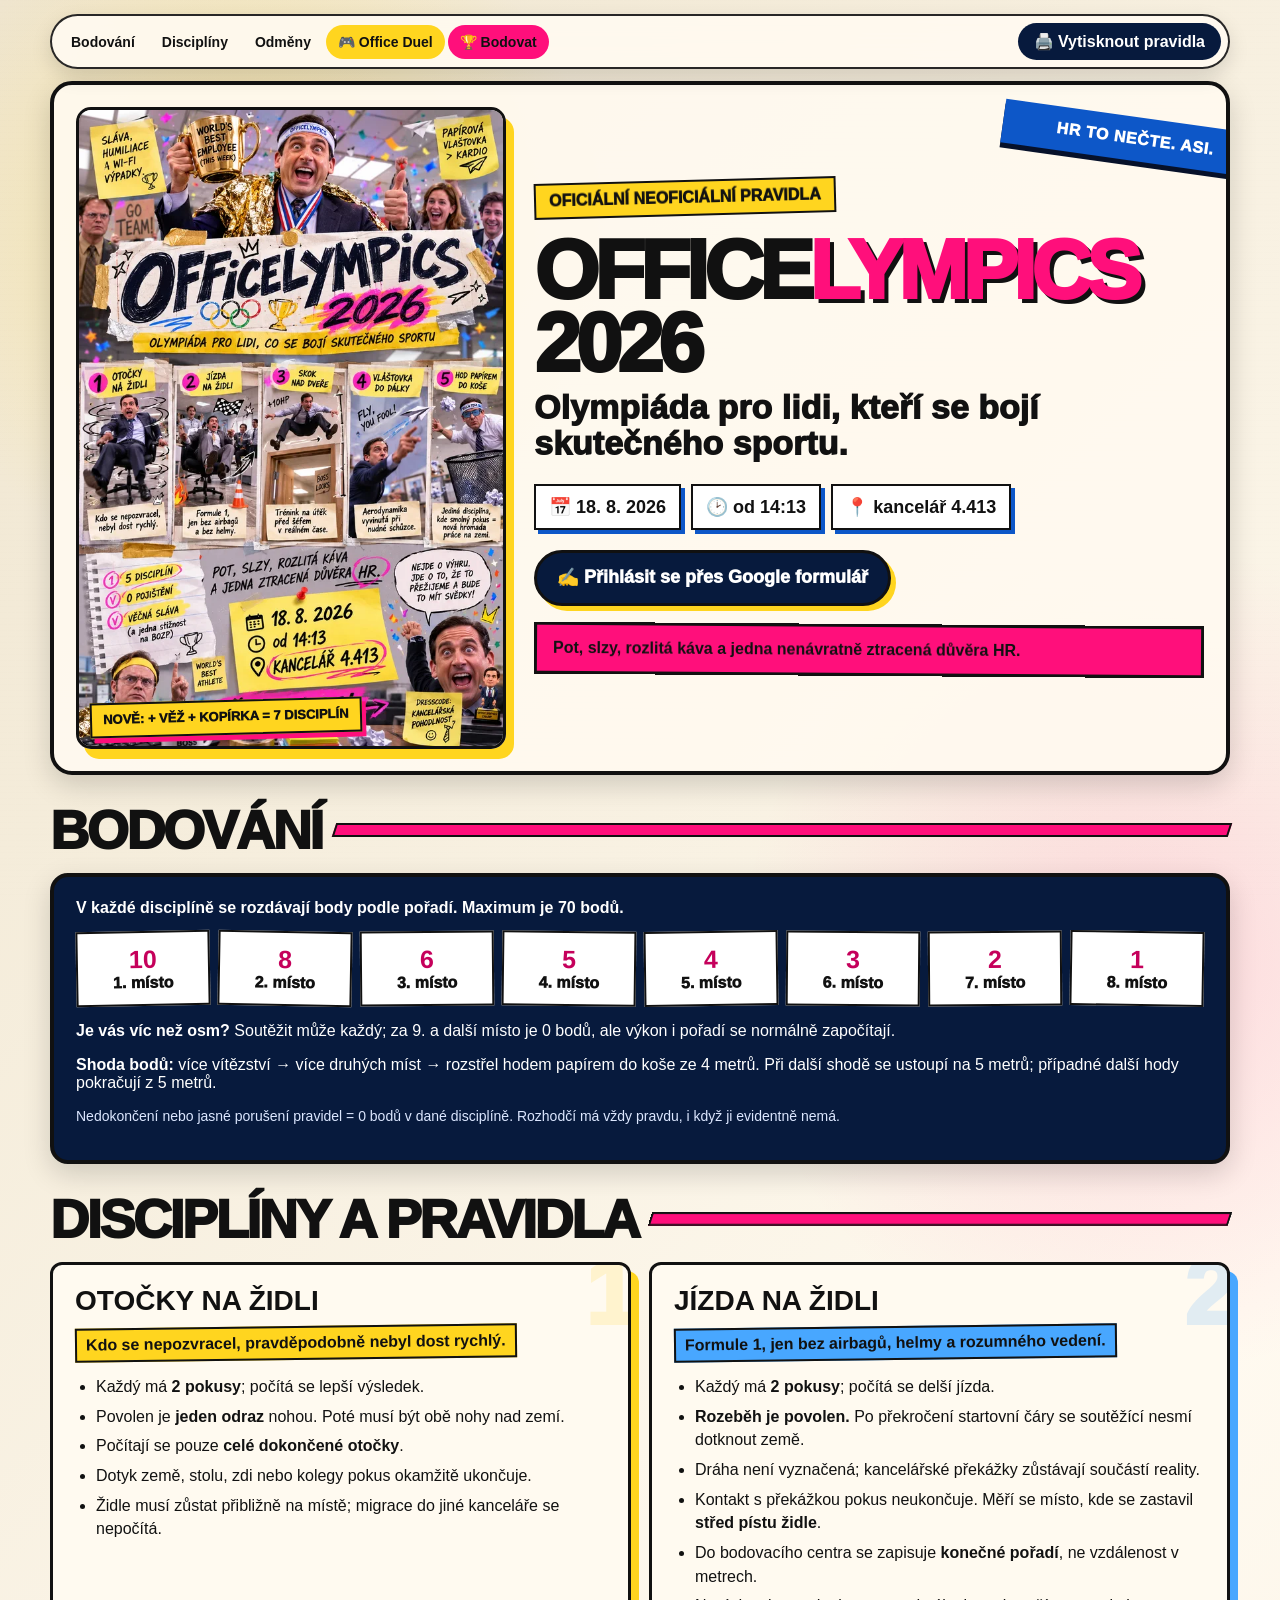
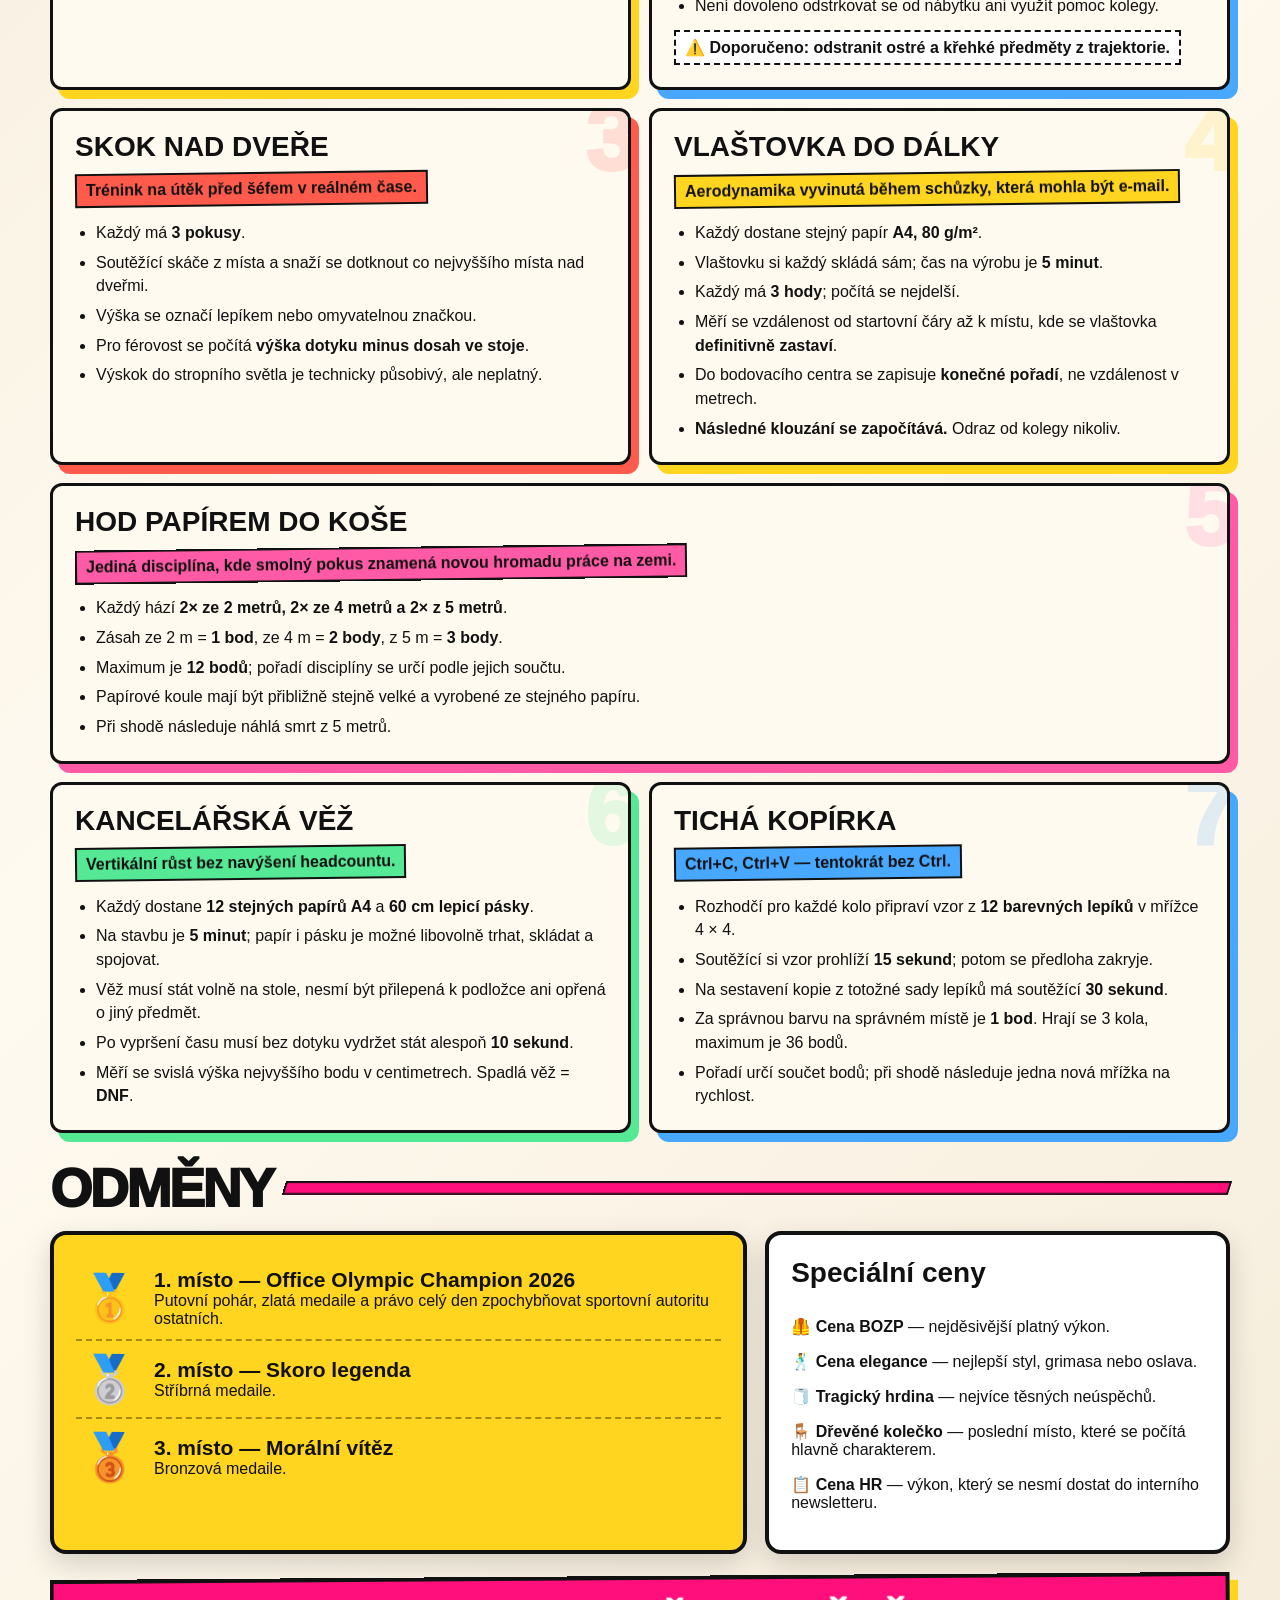
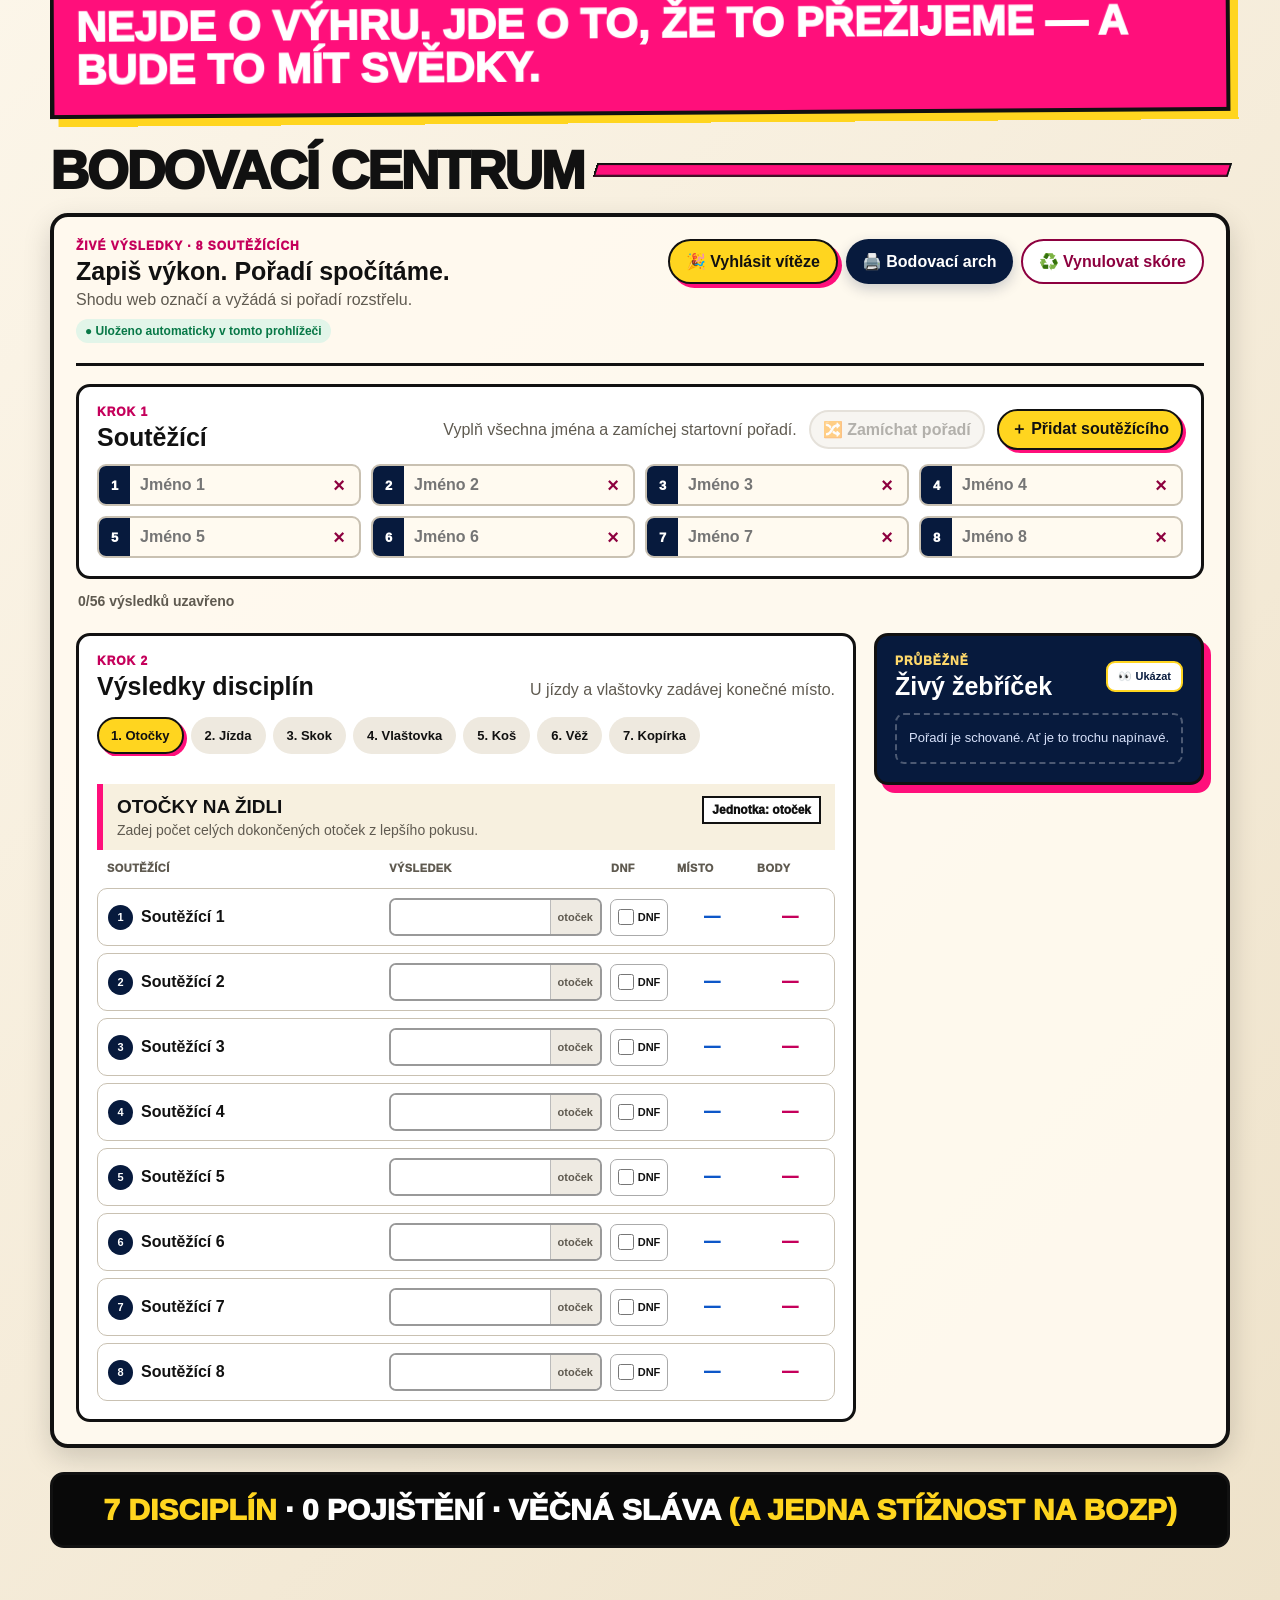
<file: index.html>
<!doctype html>
<html lang="cs">
<head>
  <meta charset="utf-8">
  <meta name="viewport" content="width=device-width, initial-scale=1">
  <title>Officelympics 2026 — pravidla, výsledky a odměny</title>
  <meta name="description" content="Pravidla, živé bodování a odměny pro Officelympics 2026. 18. 8. 2026 od 14:13 v kanceláři 4.413.">
  <meta name="theme-color" content="#ff0f7b">

  <meta property="og:type" content="website">
  <meta property="og:locale" content="cs_CZ">
  <meta property="og:title" content="Officelympics 2026">
  <meta property="og:description" content="7 disciplín • 0 pojištění • věčná sláva">
  <meta property="og:image" content="https://nemvik.github.io/officelympics/2026.png">
  <meta property="og:image:width" content="1024">
  <meta property="og:image:height" content="1536">
  <meta property="og:image:alt" content="Plakát Officelympics 2026">
  <meta name="twitter:card" content="summary_large_image">
  <meta name="twitter:title" content="Officelympics 2026">
  <meta name="twitter:description" content="7 disciplín • 0 pojištění • věčná sláva">
  <meta name="twitter:image" content="https://nemvik.github.io/officelympics/2026.png">

  <link rel="icon" href="favicon.svg" type="image/svg+xml">
  <link rel="stylesheet" href="styles.css">
  <script src="app.js" defer></script>
</head>
<body>
  <a class="skip-link" href="#main">Přeskočit na obsah</a>

  <nav class="quick-nav" aria-label="Rychlá navigace">
    <div class="quick-links">
      <a href="#bodovani">Bodování</a>
      <a href="#discipliny">Disciplíny</a>
      <a href="#odmeny">Odměny</a>
      <a class="quick-game" href="duel/">🎮 Office Duel</a>
      <a class="quick-primary" href="#tabulka">🏆 Bodovat</a>
    </div>
    <button class="nav-print" id="print-rules" type="button">🖨️ Vytisknout pravidla</button>
  </nav>

  <div class="screen-content">
    <main class="wrap" id="main">
      <header class="hero">
        <a class="poster-card" href="2026.png" target="_blank" rel="noopener" aria-label="Otevřít celý plakát Officelympics 2026">
          <picture class="poster-picture">
            <source
              type="image/webp"
              srcset="2026-640.webp 640w, 2026.webp 1024w"
              sizes="(max-width: 600px) calc(100vw - 76px), (max-width: 1000px) min(520px, calc(100vw - 76px)), 430px">
            <img
              class="poster"
              src="2026.png"
              width="1024"
              height="1536"
              fetchpriority="high"
              decoding="async"
              alt="Pozvánka Officelympics 2026">
          </picture>
          <span class="poster-update">NOVĚ: + VĚŽ + KOPÍRKA = 7 DISCIPLÍN</span>
          <span class="poster-open" aria-hidden="true">🔎 Otevřít celý plakát</span>
        </a>

        <div class="hero-copy">
          <span class="kicker">Oficiální neoficiální pravidla</span>
          <h1>
            <span class="brand"><span class="brand-base">Office</span><span class="brand-accent">lympics</span></span>
            <span class="brand-year">2026</span>
          </h1>
          <div class="subtitle">Olympiáda pro lidi, kteří se bojí skutečného sportu.</div>
          <div class="meta">
            <b>📅 18. 8. 2026</b>
            <b>🕑 od 14:13</b>
            <b>📍 kancelář 4.413</b>
          </div>
          <a
            class="signup-link"
            href="https://docs.google.com/forms/d/e/1FAIpQLSdGdwil73P9ZzhHvg5KQqXe9plzmmgv12WJehyTWyeTO-vtfw/viewform"
            target="_blank"
            rel="noopener">
            ✍️ Přihlásit se přes Google formulář
          </a>
          <div class="notice">Pot, slzy, rozlitá káva a jedna nenávratně ztracená důvěra HR.</div>
        </div>
      </header>

      <section id="bodovani">
        <h2 class="section-title">Bodování</h2>
        <div class="scoring">
          <b>V každé disciplíně se rozdávají body podle pořadí. Maximum je 70 bodů.</b>
          <div class="scoring-grid" aria-label="Body podle umístění">
            <div class="place" style="--r:-1deg"><strong>10</strong>1. místo</div>
            <div class="place" style="--r:1deg"><strong>8</strong>2. místo</div>
            <div class="place" style="--r:-.5deg"><strong>6</strong>3. místo</div>
            <div class="place" style="--r:.7deg"><strong>5</strong>4. místo</div>
            <div class="place" style="--r:-.8deg"><strong>4</strong>5. místo</div>
            <div class="place" style="--r:.5deg"><strong>3</strong>6. místo</div>
            <div class="place" style="--r:-.4deg"><strong>2</strong>7. místo</div>
            <div class="place" style="--r:.9deg"><strong>1</strong>8. místo</div>
          </div>
          <p><b>Je vás víc než osm?</b> Soutěžit může každý; za 9. a další místo je 0 bodů, ale výkon i pořadí se normálně započítají.</p>
          <p><b>Shoda bodů:</b> více vítězství → více druhých míst → rozstřel hodem papírem do koše ze 4 metrů. Při další shodě se ustoupí na 5 metrů; případné další hody pokračují z 5 metrů.</p>
          <p class="small scoring-note">Nedokončení nebo jasné porušení pravidel = 0 bodů v dané disciplíně. Rozhodčí má vždy pravdu, i když ji evidentně nemá.</p>
        </div>
      </section>

      <section id="discipliny">
        <h2 class="section-title">Disciplíny a pravidla</h2>
        <div class="rules">
          <article class="rule" data-num="1" style="--c:#ffd51f">
            <h3>Otočky na židli</h3>
            <div class="joke">Kdo se nepozvracel, pravděpodobně nebyl dost rychlý.</div>
            <ul>
              <li>Každý má <b>2 pokusy</b>; počítá se lepší výsledek.</li>
              <li>Povolen je <b>jeden odraz</b> nohou. Poté musí být obě nohy nad zemí.</li>
              <li>Počítají se pouze <b>celé dokončené otočky</b>.</li>
              <li>Dotyk země, stolu, zdi nebo kolegy pokus okamžitě ukončuje.</li>
              <li>Židle musí zůstat přibližně na místě; migrace do jiné kanceláře se nepočítá.</li>
            </ul>
          </article>

          <article class="rule" data-num="2" style="--c:#48a7ff">
            <h3>Jízda na židli</h3>
            <div class="joke">Formule 1, jen bez airbagů, helmy a rozumného vedení.</div>
            <ul>
              <li>Každý má <b>2 pokusy</b>; počítá se delší jízda.</li>
              <li><b>Rozeběh je povolen.</b> Po překročení startovní čáry se soutěžící nesmí dotknout země.</li>
              <li>Dráha není vyznačená; kancelářské překážky zůstávají součástí reality.</li>
              <li>Kontakt s překážkou pokus neukončuje. Měří se místo, kde se zastavil <b>střed pístu židle</b>.</li>
              <li>Do bodovacího centra se zapisuje <b>konečné pořadí</b>, ne vzdálenost v metrech.</li>
              <li>Není dovoleno odstrkovat se od nábytku ani využít pomoc kolegy.</li>
            </ul>
            <div class="badge">⚠️ Doporučeno: odstranit ostré a křehké předměty z trajektorie.</div>
          </article>

          <article class="rule" data-num="3" style="--c:#ff5b4d">
            <h3>Skok nad dveře</h3>
            <div class="joke">Trénink na útěk před šéfem v reálném čase.</div>
            <ul>
              <li>Každý má <b>3 pokusy</b>.</li>
              <li>Soutěžící skáče z místa a snaží se dotknout co nejvyššího místa nad dveřmi.</li>
              <li>Výška se označí lepíkem nebo omyvatelnou značkou.</li>
              <li>Pro férovost se počítá <b>výška dotyku minus dosah ve stoje</b>.</li>
              <li>Výskok do stropního světla je technicky působivý, ale neplatný.</li>
            </ul>
          </article>

          <article class="rule" data-num="4" style="--c:#ffd51f">
            <h3>Vlaštovka do dálky</h3>
            <div class="joke">Aerodynamika vyvinutá během schůzky, která mohla být e-mail.</div>
            <ul>
              <li>Každý dostane stejný papír <b>A4, 80 g/m²</b>.</li>
              <li>Vlaštovku si každý skládá sám; čas na výrobu je <b>5 minut</b>.</li>
              <li>Každý má <b>3 hody</b>; počítá se nejdelší.</li>
              <li>Měří se vzdálenost od startovní čáry až k místu, kde se vlaštovka <b>definitivně zastaví</b>.</li>
              <li>Do bodovacího centra se zapisuje <b>konečné pořadí</b>, ne vzdálenost v metrech.</li>
              <li><b>Následné klouzání se započítává.</b> Odraz od kolegy nikoliv.</li>
            </ul>
          </article>

          <article class="rule full" data-num="5" style="--c:#ff5aa5">
            <h3>Hod papírem do koše</h3>
            <div class="joke">Jediná disciplína, kde smolný pokus znamená novou hromadu práce na zemi.</div>
            <ul>
              <li>Každý hází <b>2× ze 2 metrů, 2× ze 4 metrů a 2× z 5 metrů</b>.</li>
              <li>Zásah ze 2 m = <b>1 bod</b>, ze 4 m = <b>2 body</b>, z 5 m = <b>3 body</b>.</li>
              <li>Maximum je <b>12 bodů</b>; pořadí disciplíny se určí podle jejich součtu.</li>
              <li>Papírové koule mají být přibližně stejně velké a vyrobené ze stejného papíru.</li>
              <li>Při shodě následuje náhlá smrt z 5 metrů.</li>
            </ul>
          </article>

          <article class="rule" data-num="6" style="--c:#55e895">
            <h3>Kancelářská věž</h3>
            <div class="joke">Vertikální růst bez navýšení headcountu.</div>
            <ul>
              <li>Každý dostane <b>12 stejných papírů A4</b> a <b>60 cm lepicí pásky</b>.</li>
              <li>Na stavbu je <b>5 minut</b>; papír i pásku je možné libovolně trhat, skládat a spojovat.</li>
              <li>Věž musí stát volně na stole, nesmí být přilepená k podložce ani opřená o jiný předmět.</li>
              <li>Po vypršení času musí bez dotyku vydržet stát alespoň <b>10 sekund</b>.</li>
              <li>Měří se svislá výška nejvyššího bodu v centimetrech. Spadlá věž = <b>DNF</b>.</li>
            </ul>
          </article>

          <article class="rule" data-num="7" style="--c:#48a7ff">
            <h3>Tichá kopírka</h3>
            <div class="joke">Ctrl+C, Ctrl+V — tentokrát bez Ctrl.</div>
            <ul>
              <li>Rozhodčí pro každé kolo připraví vzor z <b>12 barevných lepíků</b> v mřížce 4 × 4.</li>
              <li>Soutěžící si vzor prohlíží <b>15 sekund</b>; potom se předloha zakryje.</li>
              <li>Na sestavení kopie z totožné sady lepíků má soutěžící <b>30 sekund</b>.</li>
              <li>Za správnou barvu na správném místě je <b>1 bod</b>. Hrají se 3 kola, maximum je 36 bodů.</li>
              <li>Pořadí určí součet bodů; při shodě následuje jedna nová mřížka na rychlost.</li>
            </ul>
          </article>
        </div>
      </section>

      <section id="odmeny">
        <h2 class="section-title">Odměny</h2>
        <div class="rewards">
          <div class="podium">
            <div class="reward">
              <div class="medal" aria-hidden="true">🥇</div>
              <div><b>1. místo — Office Olympic Champion 2026</b><br>Putovní pohár, zlatá medaile a právo celý den zpochybňovat sportovní autoritu ostatních.</div>
            </div>
            <div class="reward">
              <div class="medal" aria-hidden="true">🥈</div>
              <div><b>2. místo — Skoro legenda</b><br>Stříbrná medaile.</div>
            </div>
            <div class="reward">
              <div class="medal" aria-hidden="true">🥉</div>
              <div><b>3. místo — Morální vítěz</b><br>Bronzová medaile.</div>
            </div>
          </div>
          <div class="specials">
            <h3>Speciální ceny</h3>
            <p>🦺 <b>Cena BOZP</b> — nejděsivější platný výkon.</p>
            <p>🕺 <b>Cena elegance</b> — nejlepší styl, grimasa nebo oslava.</p>
            <p>🧻 <b>Tragický hrdina</b> — nejvíce těsných neúspěchů.</p>
            <p>🪑 <b>Dřevěné kolečko</b> — poslední místo, které se počítá hlavně charakterem.</p>
            <p>📋 <b>Cena HR</b> — výkon, který se nesmí dostat do interního newsletteru.</p>
          </div>
        </div>
        <div class="quote">Nejde o výhru. Jde o to, že to přežijeme — a bude to mít svědky.</div>
      </section>

      <section id="tabulka" class="score-section">
        <h2 class="section-title">Bodovací centrum</h2>
        <div class="scoreboard-shell">
          <div class="score-toolbar">
            <div>
              <span class="eyebrow" id="participant-count">Živé výsledky · 8 soutěžících</span>
              <h3>Zapiš výkon. Pořadí spočítáme.</h3>
              <p>Shodu web označí a vyžádá si pořadí rozstřelu.</p>
              <p class="storage-status" id="storage-status" data-state="waiting" role="status" aria-live="polite">● Připravuji automatické ukládání…</p>
            </div>
            <div class="score-actions">
              <button class="announce-winners" id="announce-winners" type="button">🎉 Vyhlásit vítěze</button>
              <button id="print-scores" type="button">🖨️ Bodovací arch</button>
              <button class="danger" id="reset-scoreboard" type="button">♻️ Vynulovat skóre</button>
            </div>
          </div>

          <div class="participants-card">
            <div class="card-heading">
              <div>
                <span class="eyebrow">Krok 1</span>
                <h3>Soutěžící</h3>
              </div>
              <div class="participant-heading-actions">
                <p>Vyplň všechna jména a zamíchej startovní pořadí.</p>
                <button
                  class="shuffle-participants"
                  id="shuffle-participants"
                  type="button"
                  disabled
                  title="Nejdřív vyplň všechna jména">
                  🔀 Zamíchat pořadí
                </button>
                <button class="add-participant" id="add-participant" type="button">＋ Přidat soutěžícího</button>
              </div>
            </div>
            <div class="participant-grid" id="participant-grid"></div>
          </div>

          <p class="score-status" id="score-status" role="status" aria-live="polite"></p>

          <div class="score-main">
            <div class="score-entry">
              <div class="card-heading score-entry-heading">
                <div>
                  <span class="eyebrow">Krok 2</span>
                  <h3>Výsledky disciplín</h3>
                </div>
                <p>U jízdy a vlaštovky zadávej konečné místo.</p>
              </div>
              <div class="discipline-tabs" id="discipline-tabs" role="tablist" aria-label="Disciplíny"></div>
              <div id="discipline-panels"></div>
            </div>

            <aside class="leaderboard-card" aria-labelledby="leaderboard-title">
              <div class="leaderboard-heading">
                <div>
                  <span class="eyebrow">Průběžně</span>
                  <h3 id="leaderboard-title">Živý žebříček</h3>
                </div>
                <button
                  class="leaderboard-toggle"
                  id="leaderboard-toggle"
                  type="button"
                  aria-label="Zobrazit živý žebříček"
                  aria-expanded="false"
                  aria-controls="leaderboard-content">
                  👀 Ukázat
                </button>
              </div>
              <p class="leaderboard-teaser" id="leaderboard-teaser">Pořadí je schované. Ať je to trochu napínavé.</p>
              <div class="leaderboard-content" id="leaderboard-content" hidden>
                <div class="leaderboard-live-label"><span class="live-dot"><span aria-hidden="true"></span> live</span></div>
                <div class="leaderboard-list" id="leaderboard-list"></div>
                <div id="final-tiebreaks"></div>
                <p class="leaderboard-note" id="leaderboard-note">Pořadí se objeví po zadání prvního výsledku.</p>
              </div>
            </aside>
          </div>
        </div>
      </section>

      <div class="foot"><span>7 disciplín</span> · 0 pojištění · věčná sláva <span>(a jedna stížnost na BOZP)</span></div>
    </main>
  </div>

  <div class="winner-reveal" id="winner-reveal" hidden>
    <div class="winner-backdrop" data-close-winners></div>
    <section
      class="winner-stage"
      role="dialog"
      aria-modal="true"
      aria-labelledby="winner-reveal-title"
      aria-describedby="winner-reveal-copy">
      <button class="winner-close" type="button" data-close-winners aria-label="Zavřít vyhlášení vítězů">×</button>
      <span class="winner-kicker">Officelympics 2026 · konečné pořadí</span>
      <h2 id="winner-reveal-title">Máme vítěze!</h2>
      <p id="winner-reveal-copy">Potlesk je povinný. Sportovní protesty přijímáme zítra.</p>

      <div class="ceremony-podium" aria-label="Stupně vítězů">
        <article class="ceremony-place" data-place="1">
          <div class="ceremony-person">
            <span class="ceremony-medal" aria-hidden="true">🥇</span>
            <strong class="ceremony-name" data-winner-name="1">—</strong>
            <span class="ceremony-points" data-winner-points="1">— bodů</span>
          </div>
          <div class="ceremony-step">
            <strong>1</strong>
            <span>místo</span>
          </div>
        </article>
        <article class="ceremony-place" data-place="2">
          <div class="ceremony-person">
            <span class="ceremony-medal" aria-hidden="true">🥈</span>
            <strong class="ceremony-name" data-winner-name="2">—</strong>
            <span class="ceremony-points" data-winner-points="2">— bodů</span>
          </div>
          <div class="ceremony-step">
            <strong>2</strong>
            <span>místo</span>
          </div>
        </article>
        <article class="ceremony-place" data-place="3">
          <div class="ceremony-person">
            <span class="ceremony-medal" aria-hidden="true">🥉</span>
            <strong class="ceremony-name" data-winner-name="3">—</strong>
            <span class="ceremony-points" data-winner-points="3">— bodů</span>
          </div>
          <div class="ceremony-step">
            <strong>3</strong>
            <span>místo</span>
          </div>
        </article>
      </div>

      <button class="replay-confetti" id="replay-confetti" type="button">🎊 Ještě jednou!</button>
    </section>
    <div class="confetti-layer" id="confetti-layer" aria-hidden="true"></div>
  </div>

  <section class="print-score-sheet" id="print-score-sheet" aria-hidden="true">
    <header class="print-sheet-head">
      <div>
        <p>Officelympics 2026</p>
        <h1>Bodovací arch</h1>
      </div>
      <div class="print-sheet-meta">18. 8. 2026 · 14:13 · kancelář 4.413</div>
    </header>
    <table class="paper-score-table">
      <thead>
        <tr>
          <th>Soutěžící</th>
          <th>Otočky<br><small>výsledek / místo</small></th>
          <th>Jízda<br><small>pořadí</small></th>
          <th>Skok<br><small>cm / místo</small></th>
          <th>Vlaštovka<br><small>pořadí</small></th>
          <th>Koš<br><small>body / místo</small></th>
          <th>Věž<br><small>cm / místo</small></th>
          <th>Kopírka<br><small>body / místo</small></th>
          <th>Celkem</th>
          <th>Pořadí</th>
        </tr>
      </thead>
      <tbody id="print-score-body"></tbody>
    </table>
    <div class="print-legend">
      <b>Body:</b> 1. = 10 · 2. = 8 · 3. = 6 · 4. = 5 · 5. = 4 · 6. = 3 · 7. = 2 · 8. = 1 · další = 0
      <span>Shoda celkem: více vítězství → více druhých míst → rozstřel.</span>
    </div>
  </section>
</body>
</html>
</file>
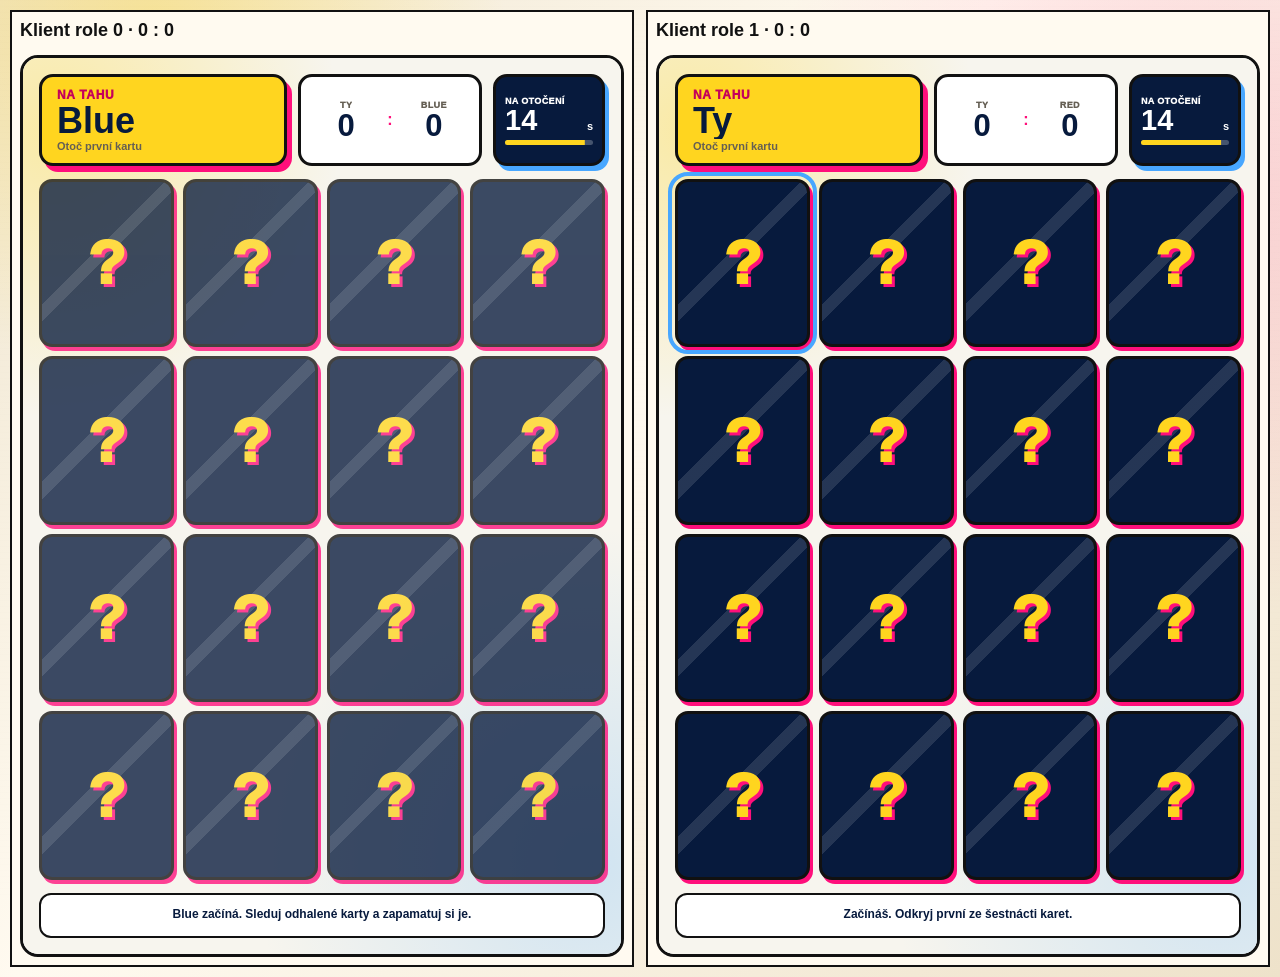
<file: tests/fixtures/evolution-memory-online-harness.html>
<!doctype html>
<html lang="cs">
<head>
  <meta charset="utf-8">
  <meta name="viewport" content="width=device-width, initial-scale=1">
  <title>Evoluční pexeso online harness</title>
  <link rel="stylesheet" href="../../duel/duel.css">
  <style>
    body { padding: 10px; }
    main { width: min(1500px, 100%); margin: auto; display: grid; grid-template-columns: repeat(2, minmax(0, 1fr)); gap: 12px; }
    .client { min-width: 0; padding: 8px; border: 2px solid #111; background: #fffaf0; }
    .client h1 { margin: 0 0 6px; font-size: 18px; }
    .client .evolution-memory-shell { min-height: 450px; }
    .client .evolution-memory-board { grid-template-columns: repeat(4, minmax(0, 1fr)); }
    @media (max-width: 900px) { main { grid-template-columns: 1fr; } }
  </style>
</head>
<body>
  <main>
    <section class="client"><h1>Klient role 0 · <output id="score-0">0 : 0</output></h1><div class="game-stage" id="stage-0"></div></section>
    <section class="client"><h1>Klient role 1 · <output id="score-1">0 : 0</output></h1><div class="game-stage" id="stage-1"></div></section>
  </main>
  <script type="module">
    import { startEvolutionMemory } from "../../duel/games/evolution-memory.mjs";

    const controllers = [];
    const advances = [];
    const renders = [];
    const pending = [[], []];
    window.__evolutionMemoryMessages = [];
    window.__evolutionMemoryOnlineResults = [null, null];

    function deliver(role, message) {
      const target = 1 - role;
      window.__evolutionMemoryMessages.push(structuredClone(message));
      const envelope = { ...structuredClone(message), role: target, matchId: "harness-match" };
      queueMicrotask(function () {
        if (controllers[target]) controllers[target].receiveNetwork(envelope);
        else pending[target].push(envelope);
      });
    }

    function start(role) {
      const controller = startEvolutionMemory({
        stage: document.getElementById("stage-" + role),
        seed: "evolution-memory-browser-online",
        localRole: role,
        mode: "online",
        names: ["Red", "Blue"],
        setRoundLabel: function () {},
        setScores: function (local, remote) {
          document.getElementById("score-" + role).textContent = local + " : " + remote;
        },
        finishShared: function (value) { window.__evolutionMemoryOnlineResults[role] = value; },
        send: function (message) { deliver(role, message); }
      });
      controllers[role] = controller;
      advances[role] = window.advanceTime;
      renders[role] = window.render_game_to_text;
      pending[role].splice(0).forEach(function (message) { controller.receiveNetwork(message); });
    }

    start(0);
    start(1);
    window.__evolutionMemoryControllers = controllers;
    window.__evolutionMemoryAdvances = advances;
    window.advanceTime = function (milliseconds) { advances.forEach(function (advance) { advance(milliseconds); }); };
    window.render_game_to_text = function () {
      return JSON.stringify({
        clients: renders.map(function (render) { return JSON.parse(render()); }),
        messages: window.__evolutionMemoryMessages,
        results: window.__evolutionMemoryOnlineResults
      });
    };
    window.addEventListener("beforeunload", function () { controllers.forEach(function (controller) { controller.cleanup(); }); });
  </script>
</body>
</html>
</file>
<file: styles.css>
:root {
  --ink: #111;
  --paper: #f7f0df;
  --paper-2: #fffaf0;
  --pink: #ff0f7b;
  --pink-ink: #c5005b;
  --yellow: #ffd51f;
  --blue: #0d57c8;
  --navy: #071a3d;
  --red: #c9221b;
  --green: #087847;
  --muted: #5f5a50;
  --line: #c9c1b2;
  --shadow: 0 10px 28px rgba(0, 0, 0, .16);
}

* {
  box-sizing: border-box;
}

html {
  scroll-behavior: smooth;
  scroll-padding-top: 92px;
}

body {
  margin: 0;
  color: var(--ink);
  font-family: Arial, Helvetica, sans-serif;
  background:
    radial-gradient(circle at 20% 5%, rgba(255, 213, 31, .28), transparent 22rem),
    radial-gradient(circle at 90% 20%, rgba(255, 15, 123, .13), transparent 26rem),
    linear-gradient(135deg, #efe5cf, #fffaf0 42%, #eee2ca);
}

body::before {
  content: "";
  position: fixed;
  inset: 0;
  pointer-events: none;
  opacity: .22;
  background-image:
    repeating-linear-gradient(0deg, transparent 0 5px, rgba(0, 0, 0, .025) 6px),
    repeating-linear-gradient(90deg, transparent 0 7px, rgba(255, 255, 255, .08) 8px);
  mix-blend-mode: multiply;
}

button,
input,
select {
  font: inherit;
}

button,
.quick-nav a {
  -webkit-tap-highlight-color: transparent;
}

button {
  border: 0;
  border-radius: 999px;
  padding: 11px 16px;
  font-weight: 900;
  cursor: pointer;
  color: #fff;
  background: var(--navy);
  box-shadow: 0 5px 14px rgba(7, 26, 61, .2);
  white-space: nowrap;
}

button:hover {
  transform: translateY(-1px);
}

button:active {
  transform: translateY(0);
}

button:disabled {
  cursor: not-allowed;
  opacity: .48;
  transform: none;
}

a:focus-visible,
button:focus-visible,
input:focus-visible,
select:focus-visible,
summary:focus-visible {
  outline: 4px solid var(--blue);
  outline-offset: 3px;
}

.skip-link {
  position: fixed;
  left: 16px;
  top: 12px;
  z-index: 100;
  padding: 10px 14px;
  color: #fff;
  background: var(--navy);
  border-radius: 8px;
  transform: translateY(-160%);
}

.skip-link:focus {
  transform: translateY(0);
}

.quick-nav {
  position: sticky;
  top: 10px;
  z-index: 30;
  width: min(1180px, calc(100% - 32px));
  margin: 14px auto 12px;
  padding: 7px;
  display: flex;
  align-items: center;
  justify-content: space-between;
  gap: 10px;
  border: 2px solid rgba(17, 17, 17, .9);
  border-radius: 999px;
  background: rgba(255, 250, 240, .92);
  box-shadow: 0 8px 20px rgba(0, 0, 0, .13);
  backdrop-filter: blur(12px);
}

.quick-links {
  display: flex;
  align-items: center;
  gap: 3px;
}

.quick-nav a {
  padding: 9px 12px;
  border-radius: 999px;
  color: var(--ink);
  font-size: 14px;
  font-weight: 900;
  text-decoration: none;
  white-space: nowrap;
}

.quick-nav a:hover {
  background: rgba(7, 26, 61, .08);
}

.quick-nav a.quick-primary {
  color: var(--ink);
  background: var(--pink);
}

.quick-nav a.quick-game {
  color: var(--ink);
  background: var(--yellow);
}

.nav-print {
  padding-block: 9px;
  box-shadow: none;
}

.wrap {
  width: min(1180px, calc(100% - 32px));
  margin: 0 auto 56px;
}

section {
  margin-top: 28px;
  scroll-margin-top: 92px;
}

.hero {
  display: grid;
  grid-template-columns: minmax(300px, 430px) minmax(0, 1fr);
  gap: 28px;
  align-items: center;
  padding: 22px;
  position: relative;
  overflow: hidden;
  background: rgba(255, 250, 240, .9);
  border: 4px solid var(--ink);
  border-radius: 22px;
  box-shadow: var(--shadow);
}

.hero::after {
  content: "HR TO NEČTE. ASI.";
  position: absolute;
  right: -42px;
  top: 32px;
  padding: 13px 54px;
  color: #fff;
  background: var(--blue);
  box-shadow: 0 5px 0 #06112a;
  font-weight: 1000;
  letter-spacing: .04em;
  transform: rotate(8deg);
}

.poster-card {
  display: block;
  min-width: 0;
  position: relative;
  color: inherit;
  text-decoration: none;
}

.poster-picture {
  display: block;
}

.poster {
  display: block;
  width: 100%;
  height: auto;
  border: 3px solid var(--ink);
  border-radius: 15px;
  box-shadow: 8px 10px 0 var(--yellow);
}

.poster-open {
  display: none;
}

.poster-update {
  max-width: calc(100% - 28px);
  padding: 8px 11px;
  position: absolute;
  left: 14px;
  bottom: 14px;
  color: var(--ink);
  background: var(--yellow);
  border: 2px solid var(--ink);
  box-shadow: 4px 5px 0 var(--pink);
  font-size: 13px;
  font-weight: 1000;
  line-height: 1.15;
  transform: rotate(-1.5deg);
}

.hero-copy {
  min-width: 0;
}

.kicker {
  display: inline-block;
  padding: 7px 13px;
  background: var(--yellow);
  border: 2px solid var(--ink);
  font-weight: 1000;
  text-transform: uppercase;
  transform: rotate(-1.5deg);
}

h1 {
  margin: 18px 0 8px;
  font-size: clamp(52px, 6.5vw, 92px);
  font-weight: 1000;
  line-height: .88;
  letter-spacing: -.06em;
  text-transform: uppercase;
}

.brand {
  display: block;
  white-space: nowrap;
}

.brand-accent {
  color: var(--pink);
  text-shadow: 4px 4px 0 var(--ink);
}

.brand-year {
  display: block;
}

.subtitle {
  max-width: 720px;
  font-size: clamp(21px, 3vw, 34px);
  font-weight: 1000;
  line-height: 1.08;
}

.meta {
  display: flex;
  flex-wrap: wrap;
  gap: 10px;
  margin-top: 22px;
}

.meta b {
  padding: 10px 13px;
  background: #fff;
  border: 2px solid var(--ink);
  box-shadow: 4px 4px 0 var(--blue);
  font-size: 18px;
}

.signup-link {
  display: block;
  width: fit-content;
  max-width: 100%;
  margin-top: 20px;
  padding: 14px 20px;
  color: #fff;
  background: var(--navy);
  border: 3px solid var(--ink);
  border-radius: 999px;
  box-shadow: 5px 5px 0 var(--yellow);
  font-size: 18px;
  font-weight: 1000;
  line-height: 1.2;
  text-decoration: none;
  transition: transform .15s ease, box-shadow .15s ease;
}

.signup-link:hover {
  transform: translate(-1px, -1px);
  box-shadow: 7px 7px 0 var(--yellow);
}

.signup-link:active {
  transform: translate(1px, 1px);
  box-shadow: 3px 3px 0 var(--yellow);
}

.notice {
  margin-top: 18px;
  padding: 14px 16px;
  color: var(--ink);
  background: var(--pink);
  border: 3px solid var(--ink);
  font-weight: 900;
  transform: rotate(.4deg);
}

.section-title {
  display: flex;
  align-items: center;
  gap: 12px;
  margin: 0 0 16px;
  font-size: clamp(30px, 5vw, 54px);
  font-weight: 1000;
  letter-spacing: -.045em;
  line-height: 1;
  text-transform: uppercase;
}

.section-title::after {
  content: "";
  height: 10px;
  min-width: 28px;
  flex: 1;
  background: var(--pink);
  border: 2px solid var(--ink);
  transform: skewX(-18deg);
}

.scoring {
  padding: 22px;
  color: #fff;
  background: var(--navy);
  border: 4px solid var(--ink);
  border-radius: 18px;
  box-shadow: var(--shadow);
}

.scoring-grid {
  display: grid;
  grid-template-columns: repeat(8, 1fr);
  gap: 8px;
  margin-top: 14px;
}

.place {
  padding: 12px 6px;
  color: var(--ink);
  background: #fff;
  border: 2px solid var(--ink);
  text-align: center;
  font-weight: 1000;
  transform: rotate(var(--r, 0deg));
}

.place strong {
  display: block;
  color: var(--pink-ink);
  font-size: 25px;
}

.scoring .scoring-note {
  color: #dce7ff;
}

.rules {
  display: grid;
  grid-template-columns: repeat(2, minmax(0, 1fr));
  gap: 18px;
}

.rule {
  position: relative;
  overflow: hidden;
  padding: 22px;
  background: var(--paper-2);
  border: 3px solid var(--ink);
  border-radius: 12px;
  box-shadow: 8px 9px 0 var(--c);
}

.rule::before {
  content: attr(data-num);
  position: absolute;
  right: -8px;
  top: -18px;
  color: var(--c);
  font-size: 92px;
  font-weight: 1000;
  line-height: 1;
  opacity: .16;
}

.rule h3 {
  max-width: 85%;
  margin: 0 0 4px;
  font-size: 28px;
  line-height: 1;
  text-transform: uppercase;
}

.rule .joke {
  display: inline-block;
  margin: 7px 0 15px;
  padding: 6px 9px;
  background: var(--c);
  border: 2px solid var(--ink);
  font-weight: 900;
  transform: rotate(-.7deg);
}

.rule ul {
  margin: 0;
  padding-left: 21px;
  line-height: 1.48;
}

.rule li + li {
  margin-top: 6px;
}

.rule.full {
  grid-column: 1 / -1;
}

.badge {
  display: inline-flex;
  align-items: center;
  gap: 7px;
  margin-top: 12px;
  padding: 6px 9px;
  background: #fff;
  border: 2px dashed var(--ink);
  font-weight: 900;
}

.rewards {
  display: grid;
  grid-template-columns: 1.2fr .8fr;
  gap: 18px;
}

.podium,
.specials {
  padding: 22px;
  border: 4px solid var(--ink);
  border-radius: 16px;
  box-shadow: var(--shadow);
}

.podium {
  background: var(--yellow);
}

.specials {
  background: #fff;
}

.specials h3 {
  margin-top: 0;
  font-size: 28px;
}

.reward {
  display: grid;
  grid-template-columns: 66px 1fr;
  gap: 12px;
  align-items: center;
  padding: 11px 0;
  border-bottom: 2px dashed rgba(0, 0, 0, .35);
}

.reward:last-child {
  border-bottom: 0;
}

.medal {
  font-size: 46px;
  text-align: center;
}

.reward b {
  font-size: 21px;
}

.quote {
  margin-top: 22px;
  padding: 22px;
  color: #fff;
  background: var(--pink);
  border: 4px solid var(--ink);
  box-shadow: 8px 8px 0 var(--yellow);
  font-size: clamp(24px, 4vw, 42px);
  font-weight: 1000;
  line-height: 1.03;
  text-transform: uppercase;
  transform: rotate(-.4deg);
}

.small {
  color: var(--muted);
  font-size: 14px;
}

/* Bodovací centrum */
.scoreboard-shell {
  padding: 22px;
  background: rgba(255, 250, 240, .94);
  border: 4px solid var(--ink);
  border-radius: 18px;
  box-shadow: var(--shadow);
}

.score-toolbar {
  display: flex;
  align-items: flex-start;
  justify-content: space-between;
  gap: 24px;
  padding-bottom: 20px;
  border-bottom: 3px solid var(--ink);
}

.eyebrow {
  display: block;
  margin-bottom: 5px;
  color: var(--pink-ink);
  font-size: 12px;
  font-weight: 1000;
  letter-spacing: .08em;
  text-transform: uppercase;
}

.score-toolbar h3,
.card-heading h3,
.leaderboard-heading h3 {
  margin: 0;
  font-size: 25px;
  line-height: 1.05;
}

.score-toolbar p,
.card-heading p {
  margin: 7px 0 0;
  color: var(--muted);
}

.score-toolbar .storage-status {
  width: fit-content;
  margin-top: 10px;
  padding: 5px 9px;
  color: var(--muted);
  background: #eeeae2;
  border-radius: 999px;
  font-size: 12px;
  font-weight: 900;
}

.score-toolbar .storage-status[data-state="saved"] {
  color: var(--green);
  background: #e2f5e9;
}

.score-toolbar .storage-status[data-state="error"] {
  color: var(--red);
  background: #fff1ef;
}

.score-actions {
  display: flex;
  flex-wrap: wrap;
  justify-content: flex-end;
  gap: 8px;
}

.announce-winners {
  color: var(--ink);
  background: var(--yellow);
  border: 2px solid var(--ink);
  box-shadow: 4px 4px 0 var(--pink);
}

button.danger {
  color: #8d003f;
  background: #fff;
  border: 2px solid #8d003f;
  box-shadow: none;
}

.participants-card,
.score-entry {
  margin-top: 18px;
  padding: 18px;
  background: #fff;
  border: 3px solid var(--ink);
  border-radius: 14px;
}

.card-heading,
.leaderboard-heading {
  display: flex;
  align-items: flex-end;
  justify-content: space-between;
  gap: 16px;
}

.participant-heading-actions {
  display: flex;
  flex-wrap: wrap;
  align-items: center;
  justify-content: flex-end;
  gap: 12px;
}

.participant-heading-actions p {
  margin: 0;
  text-align: right;
}

.add-participant {
  padding: 8px 12px;
  color: var(--ink);
  background: var(--yellow);
  border: 2px solid var(--ink);
  box-shadow: 3px 3px 0 var(--pink);
}

.shuffle-participants {
  padding: 8px 12px;
  color: #fff;
  background: var(--blue);
  border: 2px solid var(--ink);
  box-shadow: 3px 3px 0 var(--yellow);
}

.shuffle-participants:disabled {
  color: var(--muted);
  background: #eeeae2;
  border-color: var(--line);
  box-shadow: none;
}

.participant-grid {
  display: grid;
  grid-template-columns: repeat(4, minmax(0, 1fr));
  gap: 10px;
  margin-top: 14px;
}

.participant-grid.is-shuffled .participant-field {
  animation: participant-shuffle-in .48s cubic-bezier(.2, .8, .25, 1.15) both;
}

.participant-grid.is-shuffled .participant-field:nth-child(2n) {
  animation-delay: .045s;
}

.participant-grid.is-shuffled .participant-field:nth-child(3n) {
  animation-delay: .09s;
}

@keyframes participant-shuffle-in {
  0% {
    opacity: .1;
    transform: translateY(-12px) rotate(-2deg) scale(.96);
  }

  100% {
    opacity: 1;
    transform: translateY(0) rotate(0) scale(1);
  }
}

.participant-field {
  display: grid;
  grid-template-columns: 31px minmax(0, 1fr) 34px;
  align-items: center;
  overflow: hidden;
  background: var(--paper-2);
  border: 2px solid var(--line);
  border-radius: 9px;
}

.participant-name-field {
  min-width: 0;
}

.participant-field:focus-within {
  border-color: var(--blue);
  box-shadow: 0 0 0 2px rgba(13, 87, 200, .14);
}

.participant-number {
  display: grid;
  align-self: stretch;
  place-items: center;
  color: #fff;
  background: var(--navy);
  font-size: 13px;
  font-weight: 1000;
}

.participant-field input {
  min-width: 0;
  width: 100%;
  padding: 10px;
  background: transparent;
  border: 0;
  outline: 0;
  font-weight: 700;
}

.participant-remove {
  display: grid;
  width: 28px;
  height: 28px;
  place-items: center;
  padding: 0;
  color: #8d003f;
  background: transparent;
  border: 1px solid transparent;
  border-radius: 50%;
  box-shadow: none;
  font-size: 20px;
  line-height: 1;
}

.participant-remove:hover {
  background: #ffe6f1;
  border-color: #8d003f;
}

.participant-empty {
  grid-column: 1 / -1;
  margin: 0;
  padding: 18px;
  color: var(--muted);
  background: var(--paper-2);
  border: 2px dashed var(--line);
  border-radius: 9px;
  font-weight: 700;
  text-align: center;
}

.score-status {
  min-height: 22px;
  margin: 14px 2px 0;
  color: var(--muted);
  font-size: 14px;
  font-weight: 700;
}

.score-status[data-state="warning"] {
  width: fit-content;
  padding: 8px 11px;
  color: #5b3e00;
  background: #fff3b1;
  border: 2px solid #9d6c00;
  border-radius: 8px;
}

.score-status[data-state="success"] {
  width: fit-content;
  padding: 8px 11px;
  color: var(--green);
  background: #e2f5e9;
  border: 2px solid var(--green);
  border-radius: 8px;
}

.score-main {
  display: grid;
  grid-template-columns: minmax(0, 1fr) 330px;
  gap: 18px;
  align-items: start;
}

.score-entry {
  min-width: 0;
}

.discipline-tabs {
  display: flex;
  gap: 7px;
  margin: 16px -2px 12px;
  padding: 2px;
  overflow-x: auto;
  scrollbar-width: thin;
}

.discipline-tab {
  flex: 0 0 auto;
  padding: 9px 12px;
  color: var(--ink);
  background: #eee9df;
  border: 2px solid transparent;
  box-shadow: none;
  font-size: 13px;
}

.discipline-tab[aria-selected="true"] {
  background: var(--yellow);
  border-color: var(--ink);
  box-shadow: 3px 3px 0 var(--pink);
}

.discipline-panel[hidden] {
  display: none;
}

.panel-intro {
  display: flex;
  align-items: flex-start;
  justify-content: space-between;
  gap: 16px;
  margin: 6px 0 12px;
  padding: 12px 14px;
  background: var(--paper);
  border-left: 6px solid var(--pink);
}

.panel-intro h4 {
  margin: 0 0 4px;
  font-size: 19px;
  text-transform: uppercase;
}

.panel-intro p {
  margin: 0;
  color: var(--muted);
  font-size: 14px;
}

.unit-badge {
  flex: 0 0 auto;
  padding: 5px 8px;
  background: #fff;
  border: 2px solid var(--ink);
  font-size: 12px;
  font-weight: 1000;
}

.result-head,
.result-row {
  display: grid;
  grid-template-columns: minmax(130px, 1fr) minmax(146px, .78fr) 58px 72px 68px;
  gap: 8px;
  align-items: center;
}

.result-head {
  padding: 0 10px 7px;
  color: var(--muted);
  font-size: 11px;
  font-weight: 1000;
  letter-spacing: .04em;
  text-transform: uppercase;
}

.result-row {
  margin-top: 7px;
  padding: 9px 10px;
  background: #fff;
  border: 1px solid var(--line);
  border-radius: 10px;
}

.result-row.is-tie {
  background: #fff9d9;
  border-color: #aa7500;
}

.result-row.is-invalid {
  background: #fff1ef;
  border-color: var(--red);
}

.result-row.is-dnf {
  background: #f0eee9;
}

.participant-cell {
  min-width: 0;
  display: flex;
  align-items: center;
  gap: 8px;
  font-weight: 900;
}

.participant-cell .row-number {
  display: grid;
  width: 25px;
  height: 25px;
  flex: 0 0 auto;
  place-items: center;
  color: #fff;
  background: var(--navy);
  border-radius: 50%;
  font-size: 11px;
}

.participant-label {
  overflow: hidden;
  text-overflow: ellipsis;
  white-space: nowrap;
}

.result-field {
  min-width: 0;
}

.mobile-field-label {
  display: none;
}

.input-with-unit {
  display: flex;
  align-items: stretch;
  overflow: hidden;
  background: #fff;
  border: 2px solid #999;
  border-radius: 7px;
}

.input-with-unit:focus-within {
  border-color: var(--blue);
}

.input-with-unit input {
  min-width: 0;
  width: 100%;
  padding: 8px;
  border: 0;
  outline: 0;
}

.input-with-unit input:disabled {
  color: #777;
  background: #e7e4de;
}

.input-unit {
  display: grid;
  place-items: center;
  padding: 0 7px;
  color: var(--muted);
  background: #eeeae2;
  border-left: 1px solid #bbb;
  font-size: 11px;
  font-weight: 900;
}

.dnf-field {
  display: flex;
  align-items: center;
  justify-content: center;
  gap: 4px;
  min-height: 37px;
  padding: 5px;
  border: 1px solid #aaa;
  border-radius: 7px;
  font-size: 11px;
  font-weight: 900;
  cursor: pointer;
}

.dnf-field input {
  width: 16px;
  height: 16px;
  margin: 0;
  accent-color: var(--pink-ink);
}

.place-cell,
.points-cell {
  display: block;
  text-align: center;
  font-weight: 1000;
}

.place-cell {
  color: var(--blue);
}

.points-cell {
  color: var(--pink-ink);
}

.tiebreak-field {
  grid-column: 2 / -1;
  display: flex;
  align-items: center;
  justify-content: flex-end;
  gap: 8px;
  padding-top: 2px;
  color: #6f4c00;
  font-size: 12px;
  font-weight: 900;
}

.tiebreak-field[hidden] {
  display: none;
}

.tiebreak-field select {
  max-width: 190px;
  padding: 7px 9px;
  color: var(--ink);
  background: #fff;
  border: 2px solid #8c6500;
  border-radius: 7px;
}

.tiebreak-field select[aria-invalid="true"] {
  border-color: var(--red);
}

.panel-alert {
  margin: 10px 0 0;
  padding: 10px 12px;
  color: #5b3e00;
  background: #fff3b1;
  border: 2px solid #9d6c00;
  border-radius: 8px;
  font-size: 13px;
  font-weight: 800;
}

.panel-alert[hidden] {
  display: none;
}

.leaderboard-card {
  position: sticky;
  top: 87px;
  margin-top: 18px;
  padding: 18px;
  color: #fff;
  background: var(--navy);
  border: 3px solid var(--ink);
  border-radius: 14px;
  box-shadow: 7px 8px 0 var(--pink);
}

.leaderboard-card .eyebrow {
  color: #ffd96b;
}

.leaderboard-heading {
  align-items: center;
}

.leaderboard-toggle {
  max-width: 104px;
  padding: 7px 10px;
  color: var(--navy);
  background: #fff;
  border: 2px solid var(--yellow);
  border-radius: 9px;
  box-shadow: none;
  font-size: 11px;
  line-height: 1.15;
  white-space: normal;
}

.leaderboard-toggle[aria-expanded="true"] {
  color: var(--ink);
  background: var(--yellow);
  border-color: var(--ink);
}

.leaderboard-teaser {
  margin: 14px 0 0;
  padding: 14px 12px;
  color: #d8e2fb;
  border: 2px dashed rgba(255, 255, 255, .28);
  border-radius: 9px;
  font-size: 13px;
  line-height: 1.4;
  text-align: center;
}

.leaderboard-teaser[hidden],
.leaderboard-content[hidden] {
  display: none;
}

.leaderboard-live-label {
  display: flex;
  justify-content: flex-end;
  margin-top: 12px;
}

.live-dot {
  display: inline-flex;
  align-items: center;
  gap: 5px;
  padding: 5px 7px;
  color: #fff;
  background: rgba(255, 255, 255, .12);
  border-radius: 999px;
  font-size: 10px;
  font-weight: 1000;
  letter-spacing: .06em;
  text-transform: uppercase;
}

.live-dot span {
  width: 7px;
  height: 7px;
  background: #55e895;
  border-radius: 50%;
  box-shadow: 0 0 0 3px rgba(85, 232, 149, .16);
}

.leaderboard-list {
  display: grid;
  gap: 7px;
  margin-top: 14px;
}

.leader-row {
  display: grid;
  grid-template-columns: 34px minmax(0, 1fr) auto;
  gap: 8px;
  align-items: center;
  padding: 9px;
  color: var(--ink);
  background: #fff;
  border: 2px solid transparent;
  border-radius: 9px;
}

.leader-row:first-child[data-ranked="true"] {
  background: var(--yellow);
  border-color: var(--ink);
}

.leader-rank {
  font-size: 18px;
  font-weight: 1000;
  text-align: center;
}

.leader-name {
  min-width: 0;
  overflow: hidden;
  font-weight: 900;
  text-overflow: ellipsis;
  white-space: nowrap;
}

.leader-meta {
  display: block;
  margin-top: 2px;
  color: var(--muted);
  font-size: 10px;
  font-weight: 700;
}

.leader-total {
  color: var(--pink-ink);
  font-size: 18px;
  font-weight: 1000;
  text-align: right;
}

.leader-badge {
  display: inline-block;
  margin-top: 4px;
  padding: 2px 5px;
  color: #5d3e00;
  background: #ffe783;
  border-radius: 4px;
  font-size: 9px;
  font-weight: 1000;
  text-transform: uppercase;
}

.leader-empty {
  padding: 18px 12px;
  color: #d8e2fb;
  border: 2px dashed rgba(255, 255, 255, .28);
  border-radius: 9px;
  font-size: 13px;
  text-align: center;
}

.leaderboard-note {
  margin: 13px 0 0;
  color: #d8e2fb;
  font-size: 11px;
  line-height: 1.4;
}

.final-tiebreak-box {
  margin-top: 12px;
  padding: 11px;
  color: var(--ink);
  background: var(--yellow);
  border: 2px solid var(--ink);
  border-radius: 9px;
}

.final-tiebreak-box strong {
  display: block;
  font-size: 13px;
}

.final-tiebreak-box p {
  margin: 4px 0 8px;
  font-size: 11px;
  line-height: 1.35;
}

.final-tiebreak-row {
  display: grid;
  grid-template-columns: minmax(0, 1fr) 112px;
  gap: 7px;
  align-items: center;
  margin-top: 6px;
  font-size: 11px;
  font-weight: 900;
}

.final-tiebreak-row select {
  min-width: 0;
  width: 100%;
  padding: 6px;
  color: var(--ink);
  background: #fff;
  border: 2px solid var(--ink);
  border-radius: 6px;
}

.final-tiebreak-row select[aria-invalid="true"] {
  border-color: var(--red);
}

body.winner-reveal-open {
  overflow: hidden;
}

.winner-reveal {
  position: fixed;
  z-index: 200;
  inset: 0;
  display: grid;
  padding: 20px;
  place-items: center;
  isolation: isolate;
  opacity: 0;
  transition: opacity .18s ease-out;
}

.winner-reveal[hidden] {
  display: none;
}

.winner-reveal.is-visible {
  opacity: 1;
}

.winner-backdrop {
  position: absolute;
  z-index: 0;
  inset: 0;
  background:
    radial-gradient(circle at 50% 20%, rgba(255, 15, 123, .38), transparent 32rem),
    rgba(7, 26, 61, .9);
  backdrop-filter: blur(8px);
}

.winner-stage {
  position: relative;
  z-index: 2;
  width: min(880px, 100%);
  max-height: calc(100dvh - 40px);
  padding: clamp(22px, 4vw, 42px);
  overflow: auto;
  color: var(--ink);
  background:
    linear-gradient(135deg, rgba(255, 213, 31, .28), transparent 35%),
    var(--paper-2);
  border: 5px solid var(--ink);
  border-radius: 24px;
  box-shadow: 12px 14px 0 var(--pink), 0 24px 70px rgba(0, 0, 0, .42);
  text-align: center;
  transform: translateY(24px) scale(.94) rotate(-.4deg);
  transition: transform .3s cubic-bezier(.2, .9, .25, 1.25);
}

.winner-reveal.is-visible .winner-stage {
  transform: translateY(0) scale(1) rotate(-.4deg);
}

.winner-stage::before {
  content: "VĚČNÁ SLÁVA";
  position: absolute;
  left: -42px;
  top: 28px;
  padding: 7px 48px;
  color: #fff;
  background: var(--blue);
  border: 2px solid var(--ink);
  font-size: 11px;
  font-weight: 1000;
  letter-spacing: .08em;
  transform: rotate(-42deg);
}

.winner-close {
  position: absolute;
  z-index: 1;
  right: 14px;
  top: 14px;
  display: grid;
  width: 40px;
  height: 40px;
  padding: 0;
  place-items: center;
  color: var(--ink);
  background: #fff;
  border: 3px solid var(--ink);
  box-shadow: 3px 3px 0 var(--yellow);
  font-size: 25px;
  line-height: 1;
}

.winner-kicker {
  display: inline-block;
  padding: 6px 10px;
  color: #fff;
  background: var(--pink-ink);
  font-size: 11px;
  font-weight: 1000;
  letter-spacing: .08em;
  text-transform: uppercase;
  transform: rotate(1deg);
}

.winner-stage h2 {
  margin: 13px 0 5px;
  color: var(--navy);
  font-size: clamp(42px, 8vw, 76px);
  line-height: .9;
  letter-spacing: -.055em;
  text-transform: uppercase;
}

.winner-stage > p {
  margin: 10px auto 0;
  color: var(--muted);
  font-weight: 800;
}

.ceremony-podium {
  display: grid;
  grid-template-columns: repeat(3, minmax(0, 1fr));
  gap: clamp(6px, 2vw, 18px);
  align-items: end;
  margin: 28px auto 0;
}

.ceremony-place {
  display: flex;
  min-width: 0;
  flex-direction: column;
  align-self: end;
}

.ceremony-place[data-place="1"] {
  grid-column: 2;
  grid-row: 1;
}

.ceremony-place[data-place="2"] {
  grid-column: 1;
  grid-row: 1;
}

.ceremony-place[data-place="3"] {
  grid-column: 3;
  grid-row: 1;
}

.ceremony-person {
  display: flex;
  min-width: 0;
  align-items: center;
  flex-direction: column;
  margin-bottom: 9px;
}

.ceremony-medal {
  font-size: clamp(35px, 6vw, 58px);
  filter: drop-shadow(3px 4px 0 rgba(7, 26, 61, .18));
}

.ceremony-name {
  max-width: 100%;
  margin-top: 3px;
  padding: 7px 10px;
  overflow-wrap: anywhere;
  background: #fff;
  border: 3px solid var(--ink);
  border-radius: 8px;
  box-shadow: 4px 4px 0 var(--pink);
  font-size: clamp(14px, 2.5vw, 22px);
  line-height: 1.05;
}

.ceremony-place[data-place="2"] .ceremony-name {
  transform: rotate(-1.5deg);
}

.ceremony-place[data-place="3"] .ceremony-name {
  transform: rotate(1.5deg);
}

.ceremony-points {
  margin-top: 7px;
  color: var(--navy);
  font-size: 13px;
  font-weight: 1000;
}

.ceremony-step {
  display: grid;
  height: 190px;
  padding: 14px;
  align-content: center;
  color: var(--ink);
  background: var(--yellow);
  border: 4px solid var(--ink);
  border-radius: 13px 13px 3px 3px;
  box-shadow: inset 0 -12px 0 rgba(0, 0, 0, .08);
}

.ceremony-place[data-place="2"] .ceremony-step {
  height: 140px;
  background: #dfe7ef;
}

.ceremony-place[data-place="3"] .ceremony-step {
  height: 108px;
  background: #df9b64;
}

.ceremony-step strong {
  font-size: clamp(48px, 8vw, 76px);
  line-height: .8;
}

.ceremony-step span {
  margin-top: 8px;
  font-size: 12px;
  font-weight: 1000;
  letter-spacing: .09em;
  text-transform: uppercase;
}

.replay-confetti {
  margin-top: 20px;
  color: #fff;
  background: var(--navy);
  border: 3px solid var(--ink);
  box-shadow: 4px 4px 0 var(--yellow);
}

.confetti-layer {
  position: absolute;
  z-index: 3;
  inset: 0;
  overflow: hidden;
  pointer-events: none;
}

.confetti-piece {
  position: absolute;
  top: -28px;
  display: block;
  opacity: 0;
  box-shadow: 1px 1px 0 rgba(0, 0, 0, .18);
  animation-name: confetti-fall;
  animation-timing-function: cubic-bezier(.16, .65, .3, 1);
  animation-fill-mode: both;
}

@keyframes confetti-fall {
  0% {
    opacity: 0;
    transform: translate3d(0, -4vh, 0) rotate(0deg);
  }

  8% {
    opacity: 1;
  }

  100% {
    opacity: .95;
    transform: translate3d(var(--confetti-drift), calc(100dvh + 60px), 0) rotate(var(--confetti-spin));
  }
}

.foot {
  margin-top: 24px;
  padding: 18px 20px;
  color: #fff;
  background: #090909;
  border: 3px solid var(--ink);
  border-radius: 14px;
  font-size: clamp(18px, 3vw, 30px);
  font-weight: 1000;
  text-align: center;
  text-transform: uppercase;
}

.foot span {
  color: var(--yellow);
}

.print-score-sheet {
  display: none;
}

.sr-only {
  position: absolute;
  width: 1px;
  height: 1px;
  padding: 0;
  margin: -1px;
  overflow: hidden;
  clip: rect(0, 0, 0, 0);
  white-space: nowrap;
  border: 0;
}

@media (max-width: 1000px) {
  .hero {
    grid-template-columns: 1fr;
  }

  .hero::after {
    display: none;
  }

  .poster-card {
    width: min(520px, 100%);
    margin: auto;
  }

  .rules,
  .rewards {
    grid-template-columns: 1fr;
  }

  .rule.full {
    grid-column: auto;
  }

  .scoring-grid {
    grid-template-columns: repeat(4, 1fr);
  }

  .score-main {
    grid-template-columns: 1fr;
  }

  .leaderboard-card {
    position: static;
  }
}

@media (max-width: 760px) {
  html {
    scroll-padding-top: 78px;
  }

  .quick-nav {
    justify-content: flex-start;
    gap: 4px;
    padding: 5px;
    overflow-x: auto;
    border-radius: 16px;
    scrollbar-width: none;
  }

  .quick-nav::-webkit-scrollbar {
    display: none;
  }

  .quick-links,
  .nav-print {
    flex: 0 0 auto;
  }

  .quick-links {
    gap: 0;
  }

  .quick-nav a {
    padding: 8px 7px;
    font-size: 11px;
  }

  .nav-print {
    display: block;
    width: 34px;
    padding-inline: 0;
    overflow: hidden;
    font-size: 0;
  }

  .nav-print::before {
    content: "🖨️";
    font-size: 15px;
  }

  .participant-grid {
    grid-template-columns: repeat(2, minmax(0, 1fr));
  }

  .score-toolbar,
  .card-heading {
    align-items: flex-start;
    flex-direction: column;
  }

  .score-actions {
    justify-content: flex-start;
  }

  .participant-heading-actions {
    width: 100%;
    justify-content: space-between;
  }

  .participant-heading-actions p {
    text-align: left;
  }

  .result-head {
    display: none;
  }

  .result-row {
    grid-template-columns: minmax(0, 1fr) 61px 70px 65px;
    padding: 10px;
  }

  .participant-cell {
    grid-column: 1 / -1;
  }

  .mobile-field-label {
    display: block;
    margin-bottom: 4px;
    color: var(--muted);
    font-size: 10px;
    font-weight: 1000;
    letter-spacing: .04em;
    text-transform: uppercase;
  }

  .tiebreak-field {
    grid-column: 1 / -1;
  }
}

@media (max-width: 600px) {
  .wrap,
  .quick-nav {
    width: min(100% - 24px, 1180px);
  }

  .hero {
    gap: 18px;
    padding: 18px;
  }

  .hero-copy {
    order: 1;
  }

  .poster-card {
    order: 2;
    width: 100%;
    height: 238px;
    overflow: hidden;
    border: 3px solid var(--ink);
    border-radius: 13px;
  }

  .poster-picture,
  .poster {
    height: 100%;
  }

  .poster {
    object-fit: cover;
    object-position: top center;
    border: 0;
    border-radius: 0;
    box-shadow: none;
  }

  .poster-open {
    display: block;
    position: absolute;
    inset: auto 0 0;
    padding: 28px 12px 11px;
    color: #fff;
    background: linear-gradient(transparent, rgba(7, 26, 61, .96));
    font-size: 13px;
    font-weight: 1000;
    text-align: center;
  }

  h1 {
    font-size: clamp(47px, 15.5vw, 66px);
  }

  .brand {
    white-space: normal;
  }

  .brand-base,
  .brand-accent {
    display: block;
    width: max-content;
    max-width: 100%;
  }

  .section-title {
    font-size: clamp(28px, 9vw, 44px);
  }

  .scoreboard-shell {
    padding: 14px;
  }

  .participants-card,
  .score-entry,
  .leaderboard-card {
    padding: 14px;
  }

  .score-entry-heading p {
    display: none;
  }

  .panel-intro {
    flex-direction: column;
  }

  .winner-reveal {
    padding: 8px;
  }

  .winner-stage {
    max-height: calc(100dvh - 16px);
    padding: 24px 12px 18px;
    border-width: 4px;
    border-radius: 17px;
    box-shadow: 6px 7px 0 var(--pink), 0 18px 45px rgba(0, 0, 0, .42);
  }

  .winner-stage::before {
    display: none;
  }

  .winner-close {
    right: 9px;
    top: 9px;
    width: 36px;
    height: 36px;
  }

  .winner-kicker {
    max-width: calc(100% - 82px);
    font-size: 9px;
  }

  .winner-stage h2 {
    font-size: clamp(38px, 13vw, 58px);
  }

  .winner-stage > p {
    max-width: 31ch;
    font-size: 13px;
  }

  .ceremony-podium {
    gap: 5px;
    margin-top: 20px;
  }

  .ceremony-person {
    margin-bottom: 6px;
  }

  .ceremony-name {
    padding: 6px 4px;
    border-width: 2px;
    box-shadow: 2px 2px 0 var(--pink);
    font-size: clamp(12px, 4vw, 17px);
  }

  .ceremony-points {
    margin-top: 5px;
    font-size: 11px;
  }

  .ceremony-step {
    height: 132px;
    padding: 8px;
    border-width: 3px;
  }

  .ceremony-place[data-place="2"] .ceremony-step {
    height: 101px;
  }

  .ceremony-place[data-place="3"] .ceremony-step {
    height: 78px;
  }

  .ceremony-step strong {
    font-size: clamp(38px, 13vw, 58px);
  }

  .ceremony-step span {
    margin-top: 5px;
    font-size: 9px;
  }

  .replay-confetti {
    margin-top: 14px;
  }
}

@media (max-height: 720px) and (min-width: 601px) {
  .winner-stage {
    padding: 20px 34px 18px;
  }

  .winner-stage h2 {
    margin-top: 9px;
    font-size: 54px;
  }

  .winner-stage > p {
    margin-top: 6px;
    font-size: 14px;
  }

  .ceremony-podium {
    margin-top: 14px;
  }

  .ceremony-medal {
    font-size: 38px;
  }

  .ceremony-name {
    padding-block: 5px;
    font-size: 17px;
  }

  .ceremony-points {
    margin-top: 4px;
    font-size: 11px;
  }

  .ceremony-step {
    height: 134px;
  }

  .ceremony-place[data-place="2"] .ceremony-step {
    height: 102px;
  }

  .ceremony-place[data-place="3"] .ceremony-step {
    height: 78px;
  }

  .ceremony-step strong {
    font-size: 54px;
  }

  .replay-confetti {
    margin-top: 12px;
  }
}

@media (max-width: 440px) {
  .participant-grid {
    grid-template-columns: 1fr;
  }

  .scoring-grid {
    grid-template-columns: repeat(2, 1fr);
  }

  .result-row {
    grid-template-columns: minmax(0, 1fr) 55px 62px;
  }

  .dnf-field {
    grid-column: 1;
    justify-self: start;
    min-height: auto;
    padding: 6px 9px;
  }

  .place-cell {
    grid-column: 2;
    grid-row: 2;
  }

  .points-cell {
    grid-column: 3;
    grid-row: 2;
  }

  .tiebreak-field {
    justify-content: flex-start;
  }

  .score-actions {
    width: 100%;
  }

  .score-actions button {
    flex: 1 1 auto;
  }

  .participant-heading-actions {
    align-items: stretch;
    flex-direction: column;
  }

  .participant-heading-actions button {
    width: 100%;
  }
}

@media (prefers-reduced-motion: reduce) {
  html {
    scroll-behavior: auto;
  }

  *,
  *::before,
  *::after {
    scroll-behavior: auto !important;
    transition: none !important;
  }

  .confetti-piece {
    animation: none !important;
  }

  .participant-grid.is-shuffled .participant-field {
    animation: none !important;
  }
}

@page {
  size: A4 portrait;
  margin: 10mm;
}

@page score-sheet {
  size: A4 landscape;
  margin: 8mm;
}

@media print {
  html,
  body {
    background: #fff !important;
  }

  body,
  .scoring,
  .quote,
  .foot {
    -webkit-print-color-adjust: exact;
    print-color-adjust: exact;
  }

  body::before,
  .skip-link,
  .quick-nav,
  .winner-reveal,
  #tabulka,
  .quote,
  .foot,
  .print-score-sheet {
    display: none !important;
  }

  .wrap {
    width: 100%;
    margin: 0;
  }

  .hero {
    grid-template-columns: 64mm minmax(0, 1fr);
    gap: 8mm;
    padding: 6mm;
    overflow: visible;
    box-shadow: none;
    page-break-after: always;
  }

  .hero::after,
  .poster-open {
    display: none;
  }

  .poster-card {
    width: 100%;
    height: auto;
    margin: 0;
    overflow: visible;
    border: 0;
    pointer-events: none;
  }

  .poster-picture,
  .poster {
    height: auto;
  }

  .poster {
    border: 2px solid var(--ink);
    border-radius: 8px;
    box-shadow: none;
    object-fit: contain;
  }

  h1 {
    margin: 5mm 0 3mm;
    font-size: 39pt;
    line-height: .86;
  }

  .brand {
    white-space: normal;
  }

  .brand-base,
  .brand-accent {
    display: block;
    width: max-content;
  }

  .subtitle {
    font-size: 18pt;
  }

  .meta {
    margin-top: 5mm;
  }

  .meta b {
    padding: 2.5mm;
    box-shadow: 2px 2px 0 var(--blue);
    font-size: 11pt;
  }

  .notice {
    padding: 3mm;
    font-size: 10pt;
  }

  .signup-link {
    display: none;
  }

  section {
    margin-top: 8mm;
    break-inside: auto;
  }

  .section-title {
    margin-bottom: 4mm;
    font-size: 25pt;
  }

  .scoring,
  .rule,
  .podium,
  .specials,
  .quote {
    box-shadow: none !important;
    break-inside: avoid;
  }

  .rules {
    grid-template-columns: repeat(2, minmax(0, 1fr));
    gap: 4mm;
  }

  .rule {
    padding: 4mm;
    font-size: 9pt;
  }

  .rule h3 {
    font-size: 17pt;
  }

  .rule.full {
    grid-column: 1 / -1;
  }

  .rewards {
    grid-template-columns: 1.2fr .8fr;
    gap: 4mm;
  }

  .podium,
  .specials,
  .quote {
    padding: 4mm;
  }

  .foot {
    font-size: 16pt;
  }

  body[data-print-mode="scores"] .screen-content {
    display: none !important;
  }

  body[data-print-mode="scores"] .print-score-sheet {
    display: block !important;
    page: score-sheet;
    color: var(--ink);
  }

  .print-sheet-head {
    display: flex;
    align-items: flex-end;
    justify-content: space-between;
    padding-bottom: 5mm;
    border-bottom: 3px solid var(--ink);
  }

  .print-sheet-head p {
    margin: 0 0 1mm;
    color: var(--pink-ink);
    font-size: 10pt;
    font-weight: 1000;
    letter-spacing: .08em;
    text-transform: uppercase;
  }

  .print-sheet-head h1 {
    margin: 0;
    font-size: 28pt;
    line-height: 1;
  }

  .print-sheet-meta {
    font-size: 11pt;
    font-weight: 900;
  }

  .paper-score-table {
    width: 100%;
    min-width: 0;
    margin-top: 5mm;
    border-collapse: collapse;
    table-layout: fixed;
  }

  .paper-score-table thead {
    display: table-header-group;
  }

  .paper-score-table tr {
    break-inside: avoid;
  }

  .paper-score-table th,
  .paper-score-table td {
    height: 15mm;
    padding: 2mm;
    border: 1px solid #777;
    font-size: 9pt;
    text-align: center;
    vertical-align: middle;
  }

  .paper-score-table th {
    height: 13mm;
    color: #fff;
    background: var(--navy);
    font-size: 9pt;
  }

  .paper-score-table th:first-child,
  .paper-score-table td:first-child {
    width: 22%;
    text-align: left;
  }

  .paper-score-table th:nth-last-child(-n + 2),
  .paper-score-table td:nth-last-child(-n + 2) {
    width: 8%;
  }

  .paper-score-table small {
    font-size: 7pt;
    font-weight: 400;
  }

  .paper-score-table .paper-name {
    font-weight: 900;
  }

  .paper-score-table .paper-placeholder {
    color: #777;
    font-weight: 400;
  }

  .print-legend {
    display: flex;
    justify-content: space-between;
    gap: 10mm;
    margin-top: 4mm;
    padding: 3mm;
    background: var(--yellow);
    border: 2px solid var(--ink);
    font-size: 8pt;
  }
}
</file>
<file: duel/duel.css>
:root {
  --ink: #111;
  --paper: #f7f0df;
  --paper-2: #fffaf0;
  --pink: #ff0f7b;
  --pink-dark: #c5005b;
  --yellow: #ffd51f;
  --blue: #48a7ff;
  --blue-dark: #0d57c8;
  --navy: #071a3d;
  --red: #c9221b;
  --green: #087847;
  --muted: #655f54;
  --line: #c9c1b2;
  --shadow: 0 12px 30px rgba(0, 0, 0, .16);
}

* {
  box-sizing: border-box;
}

[hidden] {
  display: none !important;
}

html {
  min-height: 100%;
  scroll-behavior: smooth;
}

body {
  min-height: 100vh;
  margin: 0;
  color: var(--ink);
  font-family: Arial, Helvetica, sans-serif;
  background:
    radial-gradient(circle at 12% 3%, rgba(255, 213, 31, .34), transparent 22rem),
    radial-gradient(circle at 92% 20%, rgba(255, 15, 123, .16), transparent 27rem),
    linear-gradient(135deg, #efe5cf, #fffaf0 44%, #eee2ca);
}

body::before {
  content: "";
  position: fixed;
  inset: 0;
  z-index: -1;
  pointer-events: none;
  opacity: .24;
  background-image:
    repeating-linear-gradient(0deg, transparent 0 5px, rgba(0, 0, 0, .025) 6px),
    repeating-linear-gradient(90deg, transparent 0 7px, rgba(255, 255, 255, .09) 8px);
  mix-blend-mode: multiply;
}

button,
input {
  font: inherit;
}

button {
  border: 0;
  border-radius: 999px;
  padding: 12px 18px;
  color: #fff;
  background: var(--navy);
  box-shadow: 0 5px 14px rgba(7, 26, 61, .2);
  font-weight: 900;
  cursor: pointer;
  touch-action: manipulation;
}

button:hover:not(:disabled) {
  transform: translateY(-1px);
}

button:active:not(:disabled) {
  transform: translateY(1px);
}

button:disabled {
  cursor: not-allowed;
  opacity: .45;
}

a:focus-visible,
button:focus-visible,
input:focus-visible {
  outline: 4px solid var(--blue-dark);
  outline-offset: 3px;
}

.skip-link {
  position: fixed;
  left: 16px;
  top: 12px;
  z-index: 100;
  padding: 10px 14px;
  color: #fff;
  background: var(--navy);
  border-radius: 8px;
  transform: translateY(-180%);
}

.skip-link:focus {
  transform: translateY(0);
}

.sr-only {
  width: 1px;
  height: 1px;
  padding: 0;
  position: absolute;
  overflow: hidden;
  clip: rect(0, 0, 0, 0);
  white-space: nowrap;
  border: 0;
}

.duel-nav {
  position: sticky;
  top: 10px;
  z-index: 30;
  width: min(1100px, calc(100% - 32px));
  min-height: 58px;
  margin: 14px auto 12px;
  padding: 7px 9px;
  display: grid;
  grid-template-columns: 1fr auto 1fr;
  align-items: center;
  gap: 12px;
  border: 2px solid rgba(17, 17, 17, .9);
  border-radius: 999px;
  background: rgba(255, 250, 240, .92);
  box-shadow: 0 8px 20px rgba(0, 0, 0, .13);
  backdrop-filter: blur(12px);
}

.back-link {
  width: fit-content;
  padding: 9px 12px;
  border-radius: 999px;
  color: var(--ink);
  font-size: 14px;
  font-weight: 900;
  text-decoration: none;
}

.back-link:hover {
  background: rgba(7, 26, 61, .08);
}

.nav-brand {
  font-size: 20px;
  font-weight: 1000;
  letter-spacing: -.05em;
  text-transform: uppercase;
}

.nav-brand em {
  color: var(--pink);
  font-style: normal;
}

.connection-pill {
  justify-self: end;
  padding: 8px 11px;
  border-radius: 999px;
  color: var(--muted);
  background: rgba(7, 26, 61, .07);
  font-size: 12px;
  font-weight: 900;
  white-space: nowrap;
}

.connection-pill[data-state="connecting"] {
  color: #7b5900;
  background: rgba(255, 213, 31, .35);
}

.connection-pill[data-state="online"] {
  color: var(--green);
  background: rgba(8, 120, 71, .12);
}

.connection-pill[data-state="error"] {
  color: var(--red);
  background: rgba(201, 34, 27, .11);
}

.duel-wrap {
  width: min(1100px, calc(100% - 32px));
  margin: 0 auto 50px;
}

.duel-hero {
  min-height: 230px;
  padding: clamp(24px, 5vw, 52px);
  position: relative;
  overflow: hidden;
  display: flex;
  align-items: center;
  justify-content: space-between;
  gap: 32px;
  border: 4px solid var(--ink);
  border-radius: 24px;
  background:
    linear-gradient(118deg, rgba(255, 250, 240, .96) 0 57%, rgba(255, 213, 31, .93) 57% 100%);
  box-shadow: var(--shadow);
}

body:not([data-screen="setup"]) .duel-hero {
  display: none;
}

.duel-hero::after {
  content: "";
  position: absolute;
  width: 210px;
  height: 210px;
  right: 48px;
  top: 8px;
  border: 20px solid rgba(255, 15, 123, .12);
  border-radius: 50%;
}

.kicker,
.eyebrow {
  display: inline-block;
  font-weight: 1000;
  letter-spacing: .055em;
  text-transform: uppercase;
}

.kicker {
  padding: 7px 12px;
  border: 2px solid var(--ink);
  background: var(--yellow);
  font-size: 13px;
  transform: rotate(-1deg);
}

.eyebrow {
  color: var(--pink-dark);
  font-size: 12px;
}

.duel-hero .hero-title {
  margin: 14px 0 8px;
  font-size: clamp(52px, 9vw, 94px);
  font-weight: 1000;
  line-height: .86;
  letter-spacing: -.075em;
  text-transform: uppercase;
}

.duel-hero .hero-title span {
  display: block;
  color: var(--navy);
}

.duel-hero p {
  max-width: 650px;
  margin: 18px 0 0;
  font-size: clamp(18px, 2.5vw, 25px);
  font-weight: 900;
  line-height: 1.15;
}

.hero-stamp {
  z-index: 1;
  flex: 0 0 auto;
  padding: 23px 17px;
  border: 5px solid var(--pink);
  border-radius: 50%;
  color: var(--pink-dark);
  background: rgba(255, 250, 240, .78);
  font-size: 21px;
  font-weight: 1000;
  line-height: .95;
  text-align: center;
  transform: rotate(9deg);
}

.screen {
  margin-top: 24px;
  padding: clamp(20px, 4vw, 38px);
  border: 3px solid var(--ink);
  border-radius: 22px;
  background: rgba(255, 250, 240, .94);
  box-shadow: var(--shadow);
}

.notice-banner {
  margin-top: 18px;
  padding: 13px 16px;
  border: 2px solid var(--ink);
  border-radius: 12px;
  background: var(--yellow);
  font-weight: 900;
  box-shadow: 5px 5px 0 var(--ink);
}

.notice-banner[data-state="error"] {
  color: #fff;
  background: var(--red);
}

.notice-banner[data-state="success"] {
  color: #fff;
  background: var(--green);
}

.section-heading h2,
.panel h2 {
  margin: 5px 0 7px;
  color: var(--navy);
  font-size: clamp(27px, 4vw, 42px);
  line-height: 1;
  letter-spacing: -.045em;
}

.section-heading p,
.panel p {
  margin: 0;
  color: var(--muted);
  font-weight: 700;
  line-height: 1.45;
}

.section-heading.compact h2 {
  font-size: 27px;
}

.match-format-picker {
  margin-top: 20px;
  display: grid;
  grid-template-columns: repeat(2, minmax(0, 1fr));
  gap: 12px;
}

.format-card {
  min-height: 84px;
  padding: 14px 16px;
  display: grid;
  grid-template-columns: auto minmax(0, 1fr);
  align-items: center;
  gap: 11px;
  color: var(--ink);
  border: 3px solid var(--ink);
  border-radius: 16px;
  background: #fff;
  box-shadow: 4px 5px 0 var(--line);
  text-align: left;
  white-space: normal;
}

.format-card > span:first-child {
  font-size: 31px;
}

.format-card strong,
.format-card small {
  display: block;
}

.format-card strong {
  font-size: 18px;
}

.format-card small {
  margin-top: 3px;
  color: var(--muted);
  font-size: 12px;
  font-weight: 750;
}

.format-card:hover:not(:disabled) {
  box-shadow: 6px 7px 0 var(--yellow);
}

.format-card.is-selected {
  background: #fff3f9;
  box-shadow: 6px 7px 0 var(--pink);
}

.format-card:disabled {
  opacity: .68;
}

.tournament-note {
  min-height: 132px;
  margin-top: 22px;
  padding: 22px;
  display: flex;
  align-items: flex-start;
  gap: 16px;
  border: 3px dashed var(--ink);
  border-radius: 17px;
  background: linear-gradient(135deg, rgba(255, 213, 31, .22), rgba(255, 15, 123, .09));
}

.tournament-note-copy {
  flex: 1;
  min-width: 0;
}

.tournament-note[hidden],
.game-picker[hidden],
.tournament-track[hidden],
.tournament-result[hidden] {
  display: none;
}

.tournament-note > span {
  font-size: 47px;
}

.tournament-note strong {
  color: var(--navy);
  font-size: 18px;
}

.tournament-note p {
  margin: 4px 0 0;
  color: var(--muted);
  font-size: 13px;
  font-weight: 750;
  line-height: 1.4;
}

.tournament-mode-picker {
  margin-top: 14px;
  display: flex;
  flex-wrap: wrap;
  gap: 8px;
}

.tournament-mode-picker button {
  padding: 8px 11px;
  color: var(--ink);
  border: 2px solid var(--ink);
  border-radius: 999px;
  background: #fff;
  box-shadow: 2px 3px 0 var(--line);
  font-size: 12px;
  font-weight: 900;
}

.tournament-mode-picker button:hover:not(:disabled) {
  box-shadow: 3px 4px 0 var(--yellow);
}

.tournament-mode-picker button.is-selected {
  color: #fff;
  background: var(--navy);
  box-shadow: 3px 4px 0 var(--pink);
}

.tournament-mode-picker button:disabled {
  opacity: .62;
}

.tournament-note .tournament-selection-status {
  min-height: 18px;
  margin-top: 10px;
  color: var(--navy);
  font-size: 12px;
}

.tournament-selection-status.is-complete {
  color: #087544;
}

.game-picker {
  margin-top: 22px;
  display: grid;
  grid-template-columns: repeat(3, minmax(0, 1fr));
  gap: 14px;
}

.game-category-tabs {
  grid-column: 1 / -1;
  padding: 8px;
  display: flex;
  flex-wrap: wrap;
  align-items: center;
  gap: 7px;
  border: 2px solid var(--ink);
  border-radius: 15px;
  background: #f0eadc;
  box-shadow: 4px 5px 0 var(--line);
}

.game-category-tab {
  min-height: 40px;
  padding: 7px 10px;
  display: flex;
  align-items: center;
  gap: 6px;
  border: 2px solid var(--ink);
  border-radius: 999px;
  color: var(--navy);
  background: #fff;
  box-shadow: none;
  font-size: 11px;
  white-space: nowrap;
}

.game-category-tab:hover:not(:disabled) {
  color: var(--pink-dark);
  background: #fff7ca;
  box-shadow: 2px 3px 0 var(--yellow);
}

.game-category-tab > span {
  font-size: 15px;
  line-height: 1;
}

.game-category-tab > b {
  font-size: 11px;
}

.game-category-tab > small {
  min-width: 22px;
  height: 22px;
  margin: 0;
  padding: 0 5px;
  display: grid;
  place-items: center;
  border-radius: 999px;
  color: var(--navy);
  background: #e7eef8;
  font-size: 9px;
  font-weight: 1000;
}

.game-category-tab.is-selected {
  color: #fff;
  background: var(--navy);
  box-shadow: 3px 4px 0 var(--pink);
}

.game-category-tab.is-selected > small {
  color: var(--navy);
  background: var(--yellow);
}

.game-card {
  min-height: 205px;
  padding: 18px;
  position: relative;
  display: grid;
  grid-template-columns: auto 1fr;
  align-items: start;
  gap: 12px;
  color: var(--ink);
  border: 3px solid var(--ink);
  border-radius: 17px;
  background: #fff;
  box-shadow: 5px 6px 0 var(--line);
  text-align: left;
  white-space: normal;
}

.game-card-copy {
  min-width: 0;
}

.game-card:hover:not(:disabled) {
  box-shadow: 7px 8px 0 var(--yellow);
}

.game-card.is-selected {
  background: #fff3f9;
  box-shadow: 7px 8px 0 var(--pink);
}

.game-card.is-selected::after {
  content: "✓";
  position: absolute;
  right: 12px;
  top: 10px;
  width: 25px;
  height: 25px;
  display: grid;
  place-items: center;
  border-radius: 50%;
  color: #fff;
  background: var(--pink);
  font-size: 14px;
}

.game-picker.is-custom-tournament .game-card.is-selected::after {
  content: attr(data-selection-order);
}

.game-card:disabled {
  opacity: .68;
}

.game-icon {
  align-self: center;
  font-size: 42px;
  filter: drop-shadow(2px 3px 0 rgba(0, 0, 0, .12));
}

.game-card strong,
.game-card small {
  display: block;
}

.game-card .game-instruction {
  margin-top: 10px;
  padding-top: 9px;
  border-top: 1px dashed rgba(7, 26, 61, .28);
  color: var(--navy);
  font-size: 12px;
  line-height: 1.35;
}

.game-card .game-instruction::before {
  content: "Jak hrát: ";
  color: var(--pink-dark);
  font-weight: 950;
}

.game-card strong {
  padding-right: 20px;
  font-size: 19px;
  line-height: 1.05;
}

.game-card small {
  margin-top: 6px;
  color: var(--muted);
  font-size: 13px;
  font-weight: 700;
  line-height: 1.25;
}

.difficulty {
  grid-column: 1 / -1;
  justify-self: start;
  padding: 5px 8px;
  border-radius: 999px;
  color: var(--blue-dark);
  background: rgba(72, 167, 255, .16);
  font-size: 11px;
  font-weight: 1000;
  letter-spacing: .06em;
  text-transform: uppercase;
}

.setup-grid {
  margin-top: 28px;
  display: grid;
  grid-template-columns: 1.25fr .75fr;
  gap: 18px;
}

.panel {
  padding: clamp(20px, 3vw, 30px);
  border: 2px solid var(--ink);
  border-radius: 18px;
  background: #fff;
}

.online-panel {
  box-shadow: 7px 8px 0 var(--blue);
}

.practice-panel {
  display: flex;
  flex-direction: column;
  align-items: flex-start;
  background: var(--navy);
  box-shadow: 7px 8px 0 var(--yellow);
}

.practice-panel .eyebrow,
.practice-panel h2,
.practice-panel p {
  color: #fff;
}

.practice-panel .eyebrow {
  color: var(--yellow);
}

.field-label {
  display: block;
  margin: 20px 0 7px;
  font-size: 13px;
  font-weight: 1000;
  text-transform: uppercase;
}

.text-input {
  width: 100%;
  min-height: 49px;
  padding: 11px 13px;
  border: 2px solid var(--ink);
  border-radius: 11px;
  color: var(--ink);
  background: var(--paper-2);
  font-weight: 900;
}

.text-input::placeholder {
  color: #8b8377;
  font-weight: 700;
}

.primary-actions {
  margin-top: 13px;
}

.primary-button,
.ready-button,
.start-button {
  color: var(--ink);
  background: var(--pink);
}

.primary-actions .primary-button {
  width: 100%;
}

.secondary-button {
  color: var(--ink);
  background: var(--yellow);
}

.practice-panel .secondary-button {
  width: 100%;
  margin-top: auto;
}

.quiet-button {
  color: var(--ink);
  background: transparent;
  box-shadow: none;
}

.or-divider {
  margin: 20px 0 0;
  position: relative;
  color: var(--muted);
  text-align: center;
  font-size: 12px;
  font-weight: 900;
  text-transform: uppercase;
}

.or-divider::before {
  content: "";
  position: absolute;
  left: 0;
  right: 0;
  top: 50%;
  border-top: 1px solid var(--line);
}

.or-divider span {
  position: relative;
  padding: 0 10px;
  background: #fff;
}

.join-form .field-label {
  margin-top: 16px;
}

.code-row {
  display: grid;
  grid-template-columns: minmax(0, 1fr) auto;
  gap: 9px;
}

.room-input {
  font-family: "Courier New", monospace;
  font-size: 22px;
  letter-spacing: .16em;
  text-transform: uppercase;
}

.microcopy,
.practice-note {
  margin-top: 14px !important;
  font-size: 12px;
  line-height: 1.35 !important;
}

.practice-note {
  color: rgba(255, 255, 255, .64);
}

.lobby-top {
  display: grid;
  grid-template-columns: 1fr auto;
  align-items: start;
  gap: 22px;
}

.room-ticket {
  min-width: 270px;
  padding: 16px 18px;
  border: 3px dashed var(--ink);
  border-radius: 15px;
  background: var(--yellow);
  box-shadow: 6px 7px 0 var(--ink);
  transform: rotate(1deg);
}

.room-ticket > span {
  display: block;
  font-size: 11px;
  font-weight: 1000;
  letter-spacing: .08em;
  text-transform: uppercase;
}

.room-ticket > strong {
  display: block;
  margin: 3px 0 9px;
  font-family: "Courier New", monospace;
  font-size: 34px;
  letter-spacing: .13em;
}

.ticket-actions {
  display: flex;
  gap: 6px;
}

.ticket-actions button {
  padding: 7px 9px;
  font-size: 11px;
  box-shadow: none;
}

.players {
  margin: 30px 0;
  display: grid;
  grid-template-columns: 1fr auto 1fr;
  align-items: center;
  gap: 14px;
}

.player-card {
  min-width: 0;
  padding: 17px;
  display: grid;
  grid-template-columns: auto minmax(0, 1fr) auto;
  align-items: center;
  gap: 12px;
  border: 3px solid var(--ink);
  border-radius: 16px;
  background: #fff;
}

.player-one {
  box-shadow: 6px 7px 0 var(--pink);
}

.player-two {
  box-shadow: 6px 7px 0 var(--blue);
}

.player-avatar {
  font-size: 30px;
}

.player-card small,
.player-card strong {
  display: block;
  overflow: hidden;
  text-overflow: ellipsis;
  white-space: nowrap;
}

.player-card small {
  color: var(--muted);
  font-size: 11px;
  font-weight: 900;
  text-transform: uppercase;
}

.player-card strong {
  margin-top: 3px;
  font-size: 19px;
}

.ready-state {
  padding: 6px 8px;
  border-radius: 999px;
  color: var(--muted);
  background: rgba(7, 26, 61, .08);
  font-size: 11px;
  white-space: nowrap;
}

.ready-state.is-ready {
  color: #fff;
  background: var(--green);
}

.versus {
  font-size: 25px;
  font-weight: 1000;
  transform: rotate(-5deg);
}

.lobby-game-panel {
  display: grid;
  grid-template-columns: minmax(210px, .65fr) minmax(0, 1.35fr);
  align-items: center;
  gap: 20px;
  background: #f7f5ee;
}

.compact-picker {
  grid-column: 2;
  margin: 0;
  gap: 9px;
}

.compact-picker .game-category-tabs {
  padding: 6px;
  gap: 5px;
  box-shadow: 3px 4px 0 var(--line);
}

.compact-picker .game-category-tab {
  min-height: 34px;
  padding: 5px 7px;
  gap: 4px;
}

.compact-picker .game-category-tab > span { font-size: 12px; }
.compact-picker .game-category-tab > b { font-size: 9px; }
.compact-picker .game-category-tab > small { min-width: 19px; height: 19px; font-size: 8px; }

.compact-formats {
  margin: 0;
}

.compact-formats .format-card {
  min-height: 72px;
  padding: 10px 12px;
}

.lobby-tournament-note {
  min-height: 174px;
  grid-column: 2;
  margin: 0;
  padding: 16px;
}

.compact-picker .game-card {
  min-height: 150px;
  padding: 12px;
  grid-template-columns: auto minmax(0, 1fr);
  box-shadow: 3px 4px 0 var(--line);
}

.compact-picker .game-icon {
  font-size: 27px;
}

.compact-picker .game-card strong {
  font-size: 14px;
}

.compact-picker .game-card small {
  font-size: 11px;
}

.compact-picker .game-card .game-instruction {
  font-size: 11px;
}

.lobby-actions {
  margin-top: 22px;
  display: flex;
  align-items: center;
  justify-content: flex-end;
  gap: 9px;
}

.lobby-actions .quiet-button {
  margin-right: auto;
}

.ready-button,
.start-button {
  min-width: 180px;
}

.ready-button.is-ready {
  color: #fff;
  background: var(--green);
}

.lobby-status {
  margin: 12px 0 0;
  color: var(--muted);
  font-size: 13px;
  font-weight: 800;
  text-align: right;
}

.game-screen {
  padding: 18px;
  background: rgba(255, 250, 240, .97);
}

.match-bar {
  padding: 12px 15px;
  display: grid;
  grid-template-columns: minmax(0, 1fr) auto minmax(0, 1fr);
  align-items: center;
  gap: 16px;
  border: 2px solid var(--ink);
  border-radius: 16px;
  background: #fff;
}

.match-player {
  min-width: 0;
  display: flex;
  align-items: center;
  gap: 10px;
}

.remote-player {
  justify-content: flex-end;
  text-align: right;
}

.match-player span:not(.color-dot) {
  min-width: 0;
}

.match-player small,
.match-player strong {
  display: block;
  overflow: hidden;
  text-overflow: ellipsis;
  white-space: nowrap;
}

.match-player small {
  color: var(--muted);
  font-size: 10px;
  font-weight: 900;
  text-transform: uppercase;
}

.match-player strong {
  font-size: 15px;
}

.match-player > b {
  min-width: 52px;
  font-size: 29px;
  line-height: 1;
}

.color-dot {
  width: 15px;
  height: 15px;
  flex: 0 0 auto;
  border: 2px solid var(--ink);
  border-radius: 50%;
}

.color-dot.pink {
  background: var(--pink);
}

.color-dot.blue {
  background: var(--blue);
}

.match-center {
  text-align: center;
}

.match-center span {
  color: var(--pink-dark);
  font-size: 10px;
  font-weight: 1000;
  letter-spacing: .06em;
  text-transform: uppercase;
}

.match-center h2 {
  margin: 2px 0 0;
  color: var(--navy);
  font-size: 21px;
  line-height: 1;
}

.tournament-track {
  margin-top: 7px;
  display: flex;
  justify-content: center;
  gap: 5px;
}

.tournament-game {
  min-width: 42px;
  padding: 3px 6px;
  border: 1px solid var(--line);
  border-radius: 999px;
  color: var(--muted);
  background: var(--paper-2);
  font-size: 10px;
  font-weight: 950;
}

.tournament-game.is-current {
  color: var(--navy);
  border-color: var(--navy);
  background: var(--yellow);
}

.tournament-game.is-won {
  color: #fff;
  border-color: var(--green);
  background: var(--green);
}

.tournament-game.is-lost {
  color: #fff;
  border-color: var(--red);
  background: var(--red);
}

.tournament-game.is-draw {
  color: var(--navy);
  border-color: var(--blue);
  background: rgba(72, 167, 255, .25);
}

.game-stage {
  min-height: 550px;
  margin-top: 14px;
  overflow: hidden;
  position: relative;
  border: 3px solid var(--ink);
  border-radius: 18px;
  background: #fff;
}

.exit-game {
  display: block;
  margin: 10px 0 0 auto;
  padding: 7px 11px;
  color: var(--muted);
  background: transparent;
  box-shadow: none;
  font-size: 12px;
}

.game-intro {
  min-height: 550px;
  padding: 32px;
  display: grid;
  place-items: center;
  text-align: center;
  background:
    radial-gradient(circle at center, rgba(255, 213, 31, .3), transparent 21rem),
    var(--paper-2);
}

.game-intro-count {
  display: block;
  color: var(--pink);
  font-size: clamp(82px, 18vw, 160px);
  font-weight: 1000;
  line-height: .8;
  text-shadow: 6px 7px 0 var(--ink);
}

.game-intro p {
  max-width: 570px;
  margin: 22px auto 0;
  font-size: 18px;
  font-weight: 900;
  line-height: 1.35;
}

/* Office Panic */
.panic-shell {
  min-height: 550px;
  padding: 18px;
  background:
    linear-gradient(rgba(7, 26, 61, .035) 1px, transparent 1px),
    linear-gradient(90deg, rgba(7, 26, 61, .035) 1px, transparent 1px),
    #f7f5ee;
  background-size: 24px 24px;
}

.panic-hud {
  display: grid;
  grid-template-columns: 1fr auto;
  align-items: end;
  gap: 14px;
}

.panic-hud p {
  margin: 0 0 7px;
  color: var(--muted);
  font-size: 13px;
  font-weight: 800;
}

.panic-timer {
  height: 17px;
  overflow: hidden;
  border: 2px solid var(--ink);
  border-radius: 999px;
  background: #fff;
}

.panic-timer > span {
  width: 100%;
  height: 100%;
  display: block;
  background: linear-gradient(90deg, var(--pink), var(--yellow));
  transform-origin: left;
}

.panic-time {
  min-width: 72px;
  color: var(--navy);
  font-size: 30px;
  font-weight: 1000;
  line-height: 1;
  text-align: right;
}

.panic-grid {
  min-height: 440px;
  margin-top: 14px;
  padding: 10px;
  display: grid;
  grid-template-columns: repeat(3, minmax(0, 1fr));
  grid-template-rows: repeat(3, 1fr);
  gap: 10px;
  border: 2px solid var(--ink);
  border-radius: 15px;
  background: rgba(255, 255, 255, .86);
}

.panic-slot {
  min-height: 125px;
  position: relative;
  border: 2px dashed rgba(7, 26, 61, .13);
  border-radius: 13px;
}

.panic-event {
  position: absolute;
  inset: 5px;
  width: calc(100% - 10px);
  padding: 10px;
  display: flex;
  flex-direction: column;
  align-items: center;
  justify-content: center;
  gap: 6px;
  border: 3px solid var(--ink);
  border-radius: 13px;
  color: var(--ink);
  background: var(--yellow);
  box-shadow: 5px 5px 0 var(--ink);
  white-space: normal;
  animation: panic-pop .15s ease-out both;
}

.panic-event[data-kind="bad"] {
  color: #fff;
  background: var(--pink-dark);
}

.panic-event .event-emoji {
  font-size: clamp(28px, 5vw, 46px);
}

.panic-event .event-label {
  font-size: clamp(11px, 1.8vw, 15px);
  line-height: 1.1;
  text-align: center;
}

.panic-event.is-hit {
  pointer-events: none;
  animation: panic-hit .25s ease-in both;
}

.panic-feedback {
  min-height: 27px;
  padding: 4px 10px;
  color: var(--green);
  font-size: 16px;
  font-weight: 1000;
  text-align: center;
}

.panic-feedback.is-bad {
  color: var(--red);
}

@keyframes panic-pop {
  from { opacity: 0; transform: scale(.65) rotate(var(--tilt)); }
  to { opacity: 1; transform: scale(1) rotate(var(--tilt)); }
}

@keyframes panic-hit {
  to { opacity: 0; transform: scale(1.24) rotate(var(--tilt)); }
}

/* Deadline Chicken */
.deadline-shell {
  min-height: 550px;
  padding: 24px;
  display: flex;
  flex-direction: column;
  align-items: center;
  justify-content: center;
  background:
    radial-gradient(circle at 50% 40%, rgba(255, 15, 123, .12), transparent 22rem),
    var(--paper-2);
  user-select: none;
}

.deadline-rounds {
  margin-bottom: 16px;
  display: flex;
  gap: 7px;
}

.deadline-round-dot {
  width: 28px;
  height: 28px;
  display: grid;
  place-items: center;
  border: 2px solid var(--ink);
  border-radius: 50%;
  background: #fff;
  font-size: 11px;
  font-weight: 1000;
}

.deadline-round-dot.is-active {
  background: var(--yellow);
  transform: scale(1.15);
}

.deadline-round-dot.is-done {
  color: #fff;
  background: var(--green);
}

.deadline-heading {
  margin: 0 0 18px;
  color: var(--navy);
  font-size: clamp(23px, 4vw, 38px);
  line-height: 1;
  text-align: center;
}

.deadline-gauge {
  width: min(690px, 95%);
  height: 92px;
  overflow: hidden;
  position: relative;
  border: 4px solid var(--ink);
  border-radius: 18px;
  background:
    repeating-linear-gradient(90deg, transparent 0 9.5%, rgba(7, 26, 61, .12) 9.5% 10%),
    #fff;
  box-shadow: 7px 8px 0 var(--blue);
}

.deadline-fill {
  width: 0;
  height: 100%;
  position: absolute;
  left: 0;
  top: 0;
  background: linear-gradient(90deg, var(--green), var(--yellow) 70%, var(--pink));
}

.deadline-line {
  width: 6px;
  position: absolute;
  right: 0;
  top: 0;
  bottom: 0;
  z-index: 3;
  background: var(--ink);
}

.deadline-fog {
  position: absolute;
  inset: 0 0 0 68%;
  z-index: 2;
  display: grid;
  place-items: center;
  color: #fff;
  background:
    repeating-linear-gradient(135deg, rgba(7, 26, 61, .91) 0 12px, rgba(13, 87, 200, .91) 12px 24px);
  font-size: 14px;
  font-weight: 1000;
  letter-spacing: .08em;
  text-transform: uppercase;
  transition: opacity .15s;
}

.deadline-gauge:not(.is-foggy) .deadline-fog {
  opacity: .18;
}

.deadline-readout {
  min-height: 35px;
  margin: 18px 0 12px;
  font-size: 25px;
  font-weight: 1000;
  text-align: center;
}

.deadline-hold {
  min-width: min(340px, 90%);
  min-height: 92px;
  border: 4px solid var(--ink);
  color: var(--ink);
  background: var(--yellow);
  box-shadow: 8px 9px 0 var(--ink);
  font-size: clamp(20px, 4vw, 29px);
  text-transform: uppercase;
}

.deadline-hold.is-held {
  color: #fff;
  background: var(--pink);
  box-shadow: 3px 4px 0 var(--ink);
  transform: translate(5px, 5px);
}

.deadline-help {
  max-width: 600px;
  margin: 17px auto 0;
  color: var(--muted);
  font-size: 13px;
  font-weight: 800;
  line-height: 1.4;
  text-align: center;
}

.deadline-verdict {
  min-height: 48px;
  margin-top: 14px;
  color: var(--navy);
  font-size: 18px;
  font-weight: 1000;
  text-align: center;
}

.deadline-verdict.is-bust {
  color: var(--red);
}

/* Papírový curling */
.curling-shell {
  min-height: 550px;
  padding: 14px;
  display: grid;
  grid-template-columns: minmax(0, 1fr) minmax(210px, 280px);
  gap: 16px;
  background: #e9dfc8;
}

.curling-board-wrap {
  min-width: 0;
  display: grid;
  place-items: center;
}

.curling-canvas {
  display: block;
  width: min(100%, 550px);
  height: auto;
  max-height: 72vh;
  border: 4px solid var(--ink);
  border-radius: 16px;
  background: #c9925d;
  box-shadow: 8px 9px 0 var(--navy);
  touch-action: none;
}

.curling-sidebar {
  padding: 18px;
  align-self: start;
  border: 3px solid var(--ink);
  border-radius: 15px;
  background: var(--paper-2);
  box-shadow: 6px 7px 0 var(--yellow);
}

.curling-sidebar h3 {
  margin: 4px 0 8px;
  color: var(--navy);
  font-size: 24px;
  line-height: 1;
}

.curling-status {
  min-height: 50px;
  margin: 0;
  font-weight: 900;
  line-height: 1.35;
}

.curling-legend {
  margin: 18px 0;
  display: grid;
  gap: 8px;
}

.curling-legend > div {
  padding: 9px 10px;
  display: flex;
  align-items: center;
  justify-content: space-between;
  gap: 8px;
  border: 2px solid var(--ink);
  border-radius: 10px;
  background: #fff;
  font-size: 13px;
  font-weight: 900;
}

.stone-swatch {
  width: 17px;
  height: 17px;
  display: inline-block;
  margin-right: 6px;
  border: 2px solid var(--ink);
  border-radius: 50%;
  vertical-align: middle;
}

.stone-swatch.pink {
  background: var(--pink);
}

.stone-swatch.blue {
  background: var(--blue);
}

.shot-pips {
  display: inline-flex;
  gap: 3px;
}

.shot-pips i {
  width: 10px;
  height: 10px;
  border: 1px solid var(--ink);
  border-radius: 50%;
  background: #fff;
}

.shot-pips i.is-used {
  background: var(--ink);
}

.curling-help {
  padding-top: 15px;
  border-top: 1px solid var(--line);
  color: var(--muted);
  font-size: 12px;
  font-weight: 800;
  line-height: 1.4;
}

.curling-live-score {
  margin-top: 13px;
  padding: 10px;
  border-radius: 10px;
  color: #fff;
  background: var(--navy);
  font-size: 13px;
  font-weight: 900;
  text-align: center;
}

/* Alt+Tab Duel */
.alttab-shell {
  min-height: 550px;
  padding: 22px;
  display: grid;
  align-content: center;
  justify-items: center;
  gap: 15px;
  color: #fff;
  background:
    radial-gradient(circle at 18% 12%, rgba(72, 167, 255, .25), transparent 24rem),
    linear-gradient(145deg, #14284c, #071a3d 68%);
}

.alttab-topline {
  width: min(720px, 100%);
  display: flex;
  align-items: center;
  justify-content: space-between;
  gap: 16px;
}

.alttab-rounds {
  display: flex;
  gap: 7px;
}

.alttab-rounds i {
  width: 18px;
  height: 9px;
  display: block;
  border: 1px solid rgba(255, 255, 255, .65);
  border-radius: 999px;
  background: rgba(255, 255, 255, .12);
}

.alttab-rounds i.is-current {
  border-color: #fff;
}

.alttab-rounds i.is-good {
  border-color: #55e895;
  background: #55e895;
}

.alttab-rounds i.is-bad {
  border-color: #ff5b4d;
  background: #ff5b4d;
}

.alttab-score {
  font-size: 15px;
  white-space: nowrap;
}

.alttab-monitor {
  width: min(720px, 100%);
  overflow: hidden;
  border: 5px solid #050b18;
  border-radius: 13px;
  background: #f6f8fb;
  box-shadow: 10px 12px 0 rgba(0, 0, 0, .35);
  color: var(--ink);
  transition: border-color .15s, transform .15s;
}

.monitor-chrome {
  min-height: 36px;
  padding: 8px 12px;
  display: flex;
  align-items: center;
  gap: 7px;
  color: #d9e4f5;
  background: #202d45;
  font-size: 11px;
  font-weight: 800;
}

.monitor-chrome i {
  width: 9px;
  height: 9px;
  flex: 0 0 auto;
  border-radius: 50%;
  background: #ff5b4d;
}

.monitor-chrome i:nth-child(2) { background: var(--yellow); }
.monitor-chrome i:nth-child(3) { background: #55e895; }
.monitor-chrome span { margin-left: 6px; }

.monitor-work {
  min-height: 275px;
  padding: 22px;
  position: relative;
  display: grid;
  place-items: center;
  background:
    linear-gradient(rgba(33, 107, 63, .08) 1px, transparent 1px),
    linear-gradient(90deg, rgba(33, 107, 63, .08) 1px, transparent 1px),
    #f8fbf8;
  background-size: 42px 30px;
}

.fake-sheet {
  width: min(570px, 92%);
  display: grid;
  grid-template-columns: repeat(5, 1fr);
  border: 1px solid #a9b8ac;
  background: #fff;
  box-shadow: 0 8px 25px rgba(7, 26, 61, .1);
}

.fake-sheet > * {
  min-width: 0;
  padding: 8px 6px;
  overflow: hidden;
  border-right: 1px solid #d8e0d9;
  border-bottom: 1px solid #d8e0d9;
  font-size: 11px;
  text-overflow: ellipsis;
  white-space: nowrap;
}

.fake-sheet b {
  color: #fff;
  background: #217346;
  text-align: center;
}

.alttab-alert {
  width: min(470px, calc(100% - 30px));
  min-height: 86px;
  padding: 14px 17px;
  position: absolute;
  left: 50%;
  bottom: 21px;
  display: flex;
  align-items: center;
  gap: 13px;
  border: 3px solid var(--ink);
  border-radius: 13px;
  background: var(--paper-2);
  box-shadow: 6px 7px 0 var(--ink);
  transform: translateX(-50%);
}

.alttab-alert-icon {
  font-size: 37px;
  line-height: 1;
}

.alttab-alert strong,
.alttab-alert small {
  display: block;
}

.alttab-alert strong {
  color: var(--navy);
  font-size: 19px;
}

.alttab-alert small {
  margin-top: 4px;
  color: var(--muted);
  font-weight: 800;
}

.alttab-monitor[data-state="boss"] {
  border-color: #ff5b4d;
  transform: rotate(-.35deg) scale(1.008);
}

.alttab-monitor[data-state="boss"] .alttab-alert {
  color: #fff;
  background: #ff5b4d;
  animation: boss-pulse .42s ease-in-out infinite alternate;
}

.alttab-monitor[data-state="boss"] .alttab-alert strong,
.alttab-monitor[data-state="boss"] .alttab-alert small {
  color: #fff;
}

.alttab-monitor[data-state="safe"] .alttab-alert {
  background: #dff0ff;
}

.alttab-monitor[data-state="success"] { border-color: #55e895; }
.alttab-monitor[data-state="mistake"] { border-color: #ff5b4d; }

@keyframes boss-pulse {
  to { transform: translateX(-50%) scale(1.025) rotate(.4deg); }
}

.alttab-button {
  min-width: min(360px, 90%);
  padding: 13px 30px;
  border: 3px solid #050b18;
  border-radius: 13px;
  color: var(--ink);
  background: var(--yellow);
  box-shadow: 6px 7px 0 #050b18;
}

.alttab-button span,
.alttab-button small {
  display: block;
}

.alttab-button span {
  font-size: 24px;
  letter-spacing: .04em;
}

.alttab-button small {
  margin-top: 2px;
  font-size: 10px;
  text-transform: uppercase;
}

.alttab-feedback {
  min-height: 20px;
  margin: 0;
  font-size: 13px;
  font-weight: 800;
  text-align: center;
}

/* Tabulková námořní bitva */
.battleship-shell {
  min-height: 550px;
  padding: 20px;
  background:
    linear-gradient(rgba(13, 87, 200, .055) 1px, transparent 1px),
    linear-gradient(90deg, rgba(13, 87, 200, .055) 1px, transparent 1px),
    #edf7ff;
  background-size: 27px 27px;
}

.battleship-status {
  margin: 0 auto 15px;
  text-align: center;
}

.battleship-status h3 {
  margin: 4px 0;
  color: var(--navy);
  font-size: clamp(23px, 4vw, 34px);
  line-height: 1;
}

.battleship-status p {
  margin: 0;
  color: var(--muted);
  font-size: 13px;
  font-weight: 800;
}

.battleship-boards {
  display: grid;
  grid-template-columns: repeat(2, minmax(0, 390px));
  justify-content: center;
  gap: clamp(18px, 4vw, 44px);
}

.battleship-board-heading {
  margin-bottom: 8px;
  display: flex;
  align-items: end;
  justify-content: space-between;
  gap: 8px;
}

.battleship-board-heading strong {
  color: var(--navy);
  font-size: 16px;
}

.battleship-board-heading span {
  color: var(--muted);
  font-size: 11px;
  font-weight: 900;
}

.battleship-grid {
  padding: 8px;
  display: grid;
  grid-template-columns: repeat(6, minmax(0, 1fr));
  gap: 5px;
  border: 3px solid var(--ink);
  border-radius: 13px;
  background: #cce9ff;
  box-shadow: 7px 8px 0 var(--navy);
}

.battleship-grid.own-grid {
  background: #f1e9d8;
  box-shadow: 7px 8px 0 var(--pink);
}

.battleship-cell {
  aspect-ratio: 1;
  min-width: 0;
  padding: 0;
  position: relative;
  border: 2px solid rgba(7, 26, 61, .38);
  border-radius: 5px;
  background: rgba(255, 255, 255, .72);
  box-shadow: none;
}

.enemy-grid .battleship-cell:not([aria-disabled="true"]):hover {
  background: var(--yellow);
  transform: scale(1.06);
}

.battleship-cell[aria-disabled="true"] {
  cursor: default;
}

.battleship-cell.is-ship {
  border-color: var(--navy);
  background: var(--navy);
}

.battleship-cell.is-miss::after,
.battleship-cell.is-hit::after {
  content: "";
  position: absolute;
  inset: 34%;
  border-radius: 50%;
  background: var(--blue-dark);
}

.battleship-cell.is-hit {
  border-color: var(--ink);
  background: #ff806f;
}

.battleship-cell.is-hit::after {
  inset: 18%;
  border: 3px solid #fff;
  background: var(--red);
  box-shadow: 0 0 0 2px var(--ink);
}

.battleship-cell.is-sunk {
  background: var(--red);
  animation: sunk-pop .35s ease both;
}

@keyframes sunk-pop {
  50% { transform: scale(1.13) rotate(3deg); }
}

.battleship-legend {
  margin: 20px auto 0;
  display: flex;
  justify-content: center;
  gap: 18px;
  color: var(--muted);
  font-size: 11px;
  font-weight: 900;
}

.battleship-legend i {
  width: 13px;
  height: 13px;
  display: inline-block;
  margin-right: 4px;
  border: 1px solid var(--ink);
  border-radius: 3px;
  vertical-align: -2px;
}

.battleship-legend .ship { background: var(--navy); }
.battleship-legend .hit { background: #ff806f; }
.battleship-legend .miss { background: #fff; }

/* Task Stack */
.taskstack-shell {
  min-height: 550px;
  padding: 14px;
  display: grid;
  grid-template-columns: minmax(250px, 1fr) minmax(220px, 290px);
  grid-template-areas: "board sidebar" "controls sidebar";
  align-items: center;
  justify-content: center;
  gap: 12px 18px;
  background:
    radial-gradient(circle at 12% 14%, rgba(255, 15, 123, .22), transparent 20rem),
    #071a3d;
}

.taskstack-board-wrap {
  grid-area: board;
  width: min(100%, 330px);
  margin: auto;
  position: relative;
}

.taskstack-canvas {
  display: block;
  width: 100%;
  height: auto;
  max-height: 66vh;
  border: 4px solid var(--ink);
  border-radius: 12px;
  background: #0b1730;
  box-shadow: 8px 9px 0 var(--pink);
  touch-action: none;
}

.taskstack-overlay {
  position: absolute;
  inset: 0;
  place-content: center;
  padding: 20px;
  border-radius: 10px;
  color: #fff;
  background: rgba(7, 26, 61, .88);
  text-align: center;
}

.taskstack-overlay:not([hidden]) {
  display: grid;
}

.taskstack-overlay strong,
.taskstack-overlay span {
  display: block;
}

.taskstack-overlay strong {
  color: var(--yellow);
  font-size: 29px;
}

.taskstack-overlay span {
  margin-top: 5px;
  font-size: 12px;
  font-weight: 800;
}

.taskstack-sidebar {
  grid-area: sidebar;
  padding: 18px;
  border: 3px solid var(--ink);
  border-radius: 15px;
  color: var(--ink);
  background: var(--paper-2);
  box-shadow: 7px 8px 0 var(--yellow);
}

.taskstack-sidebar h3 {
  margin: 4px 0 13px;
  color: var(--navy);
  font-size: 24px;
  line-height: 1;
}

.taskstack-stats {
  display: grid;
  grid-template-columns: repeat(2, 1fr);
  gap: 7px;
}

.taskstack-stats > div {
  padding: 9px;
  border: 2px solid var(--ink);
  border-radius: 9px;
  background: #fff;
  text-align: center;
}

.taskstack-stats small,
.taskstack-stats strong {
  display: block;
}

.taskstack-stats small {
  color: var(--muted);
  font-size: 9px;
  font-weight: 900;
  text-transform: uppercase;
}

.taskstack-stats strong {
  margin-top: 2px;
  color: var(--navy);
  font-size: 22px;
}

.taskstack-status {
  min-height: 55px;
  margin: 15px 0 10px;
  font-size: 13px;
  font-weight: 900;
  line-height: 1.35;
}

.taskstack-help {
  margin: 0;
  color: var(--muted);
  font-size: 11px;
  font-weight: 800;
  line-height: 1.45;
}

.taskstack-controls {
  grid-area: controls;
  display: flex;
  justify-content: center;
  gap: 7px;
}

.taskstack-controls button {
  width: 48px;
  height: 42px;
  padding: 0;
  border: 2px solid var(--ink);
  border-radius: 9px;
  color: var(--ink);
  background: var(--yellow);
  box-shadow: 3px 4px 0 #000;
  font-size: 21px;
}

/* Inbox Pong */
.pong-shell {
  min-height: 550px;
  padding: 14px;
  display: grid;
  grid-template-columns: minmax(0, 1fr) minmax(215px, 270px);
  align-items: center;
  gap: 16px;
  color: #fff;
  background:
    radial-gradient(circle at 18% 20%, rgba(255, 15, 123, .2), transparent 24rem),
    radial-gradient(circle at 85% 75%, rgba(72, 167, 255, .2), transparent 22rem),
    #06152f;
}

.pong-board-wrap {
  min-width: 0;
  display: grid;
  place-items: center;
}

.pong-canvas {
  display: block;
  width: 100%;
  height: auto;
  border: 4px solid var(--ink);
  border-radius: 14px;
  background: var(--navy);
  box-shadow: 8px 9px 0 var(--pink);
  touch-action: none;
}

.pong-sidebar {
  padding: 18px;
  border: 3px solid var(--ink);
  border-radius: 15px;
  color: var(--ink);
  background: var(--paper-2);
  box-shadow: 7px 8px 0 var(--blue);
}

.pong-sidebar h3 {
  margin: 4px 0 10px;
  color: var(--navy);
  font-size: 25px;
  line-height: 1;
}

.pong-status {
  min-height: 68px;
  margin: 0;
  font-size: 13px;
  font-weight: 900;
  line-height: 1.35;
}

.pong-mini-score {
  margin: 13px 0;
  padding: 8px;
  display: grid;
  grid-template-columns: 1fr auto 1fr;
  align-items: center;
  border: 2px solid var(--ink);
  border-radius: 11px;
  background: #fff;
  text-align: center;
}

.pong-mini-score strong {
  color: var(--navy);
  font-size: 31px;
}

.pong-mini-score span {
  color: var(--pink);
  font-size: 21px;
  font-weight: 1000;
}

.pong-rally {
  display: flex;
  align-items: center;
  justify-content: space-between;
  gap: 10px;
  color: var(--muted);
  font-size: 11px;
  font-weight: 900;
  text-transform: uppercase;
}

.pong-rally b {
  color: var(--navy);
  font-size: 19px;
}

.pong-help {
  margin: 14px 0;
  color: var(--muted);
  font-size: 11px;
  font-weight: 800;
  line-height: 1.45;
}

.pong-controls {
  display: grid;
  grid-template-columns: 1fr 1fr;
  gap: 8px;
}

.pong-controls button {
  min-height: 48px;
  padding: 7px;
  border: 2px solid var(--ink);
  border-radius: 9px;
  color: var(--ink);
  background: var(--yellow);
  box-shadow: 3px 4px 0 var(--ink);
  font-size: 23px;
}

/* Meeting Escape */
.escape-shell {
  min-height: 550px;
  padding: 17px;
  display: grid;
  align-content: center;
  gap: 13px;
  background:
    linear-gradient(rgba(13, 87, 200, .045) 1px, transparent 1px),
    linear-gradient(90deg, rgba(13, 87, 200, .045) 1px, transparent 1px),
    #eef8ff;
  background-size: 28px 28px;
}

.escape-hud {
  display: grid;
  grid-template-columns: repeat(4, 1fr);
  gap: 9px;
}

.escape-hud > div {
  padding: 8px 12px;
  border: 2px solid var(--ink);
  border-radius: 10px;
  background: var(--paper-2);
  box-shadow: 3px 4px 0 var(--line);
  text-align: center;
}

.escape-hud small,
.escape-hud strong {
  display: block;
}

.escape-hud small {
  color: var(--muted);
  font-size: 9px;
  font-weight: 900;
  text-transform: uppercase;
}

.escape-hud strong {
  margin-top: 2px;
  color: var(--navy);
  font-size: 20px;
}

.escape-board-wrap {
  position: relative;
}

.escape-canvas {
  display: block;
  width: 100%;
  height: auto;
  border: 4px solid var(--ink);
  border-radius: 14px;
  background: #dff2ff;
  box-shadow: 7px 8px 0 var(--navy);
  touch-action: manipulation;
}

.escape-progress {
  height: 10px;
  margin: 12px 4px 0;
  overflow: hidden;
  border: 2px solid var(--ink);
  border-radius: 999px;
  background: #fff;
}

.escape-progress span {
  width: 100%;
  height: 100%;
  display: block;
  background: linear-gradient(90deg, var(--pink), var(--yellow));
  transform: scaleX(0);
  transform-origin: left center;
}

.escape-bottom {
  display: flex;
  align-items: center;
  justify-content: space-between;
  gap: 15px;
}

.escape-status {
  margin: 0;
  color: var(--navy);
  font-size: 13px;
  font-weight: 900;
  line-height: 1.35;
}

.escape-controls {
  display: flex;
  gap: 8px;
  flex: 0 0 auto;
}

.escape-controls button {
  min-width: 130px;
  padding: 11px 14px;
  border: 2px solid var(--ink);
  border-radius: 10px;
  color: var(--ink);
  background: var(--yellow);
  box-shadow: 3px 4px 0 var(--ink);
}

.escape-controls button:last-child {
  background: var(--blue);
}

/* Jargon Decoder */
.jargon-shell {
  min-height: 550px;
  padding: 20px;
  display: grid;
  align-content: center;
  justify-items: center;
  gap: 12px;
  background:
    radial-gradient(circle at 15% 15%, rgba(255, 213, 31, .38), transparent 19rem),
    radial-gradient(circle at 90% 85%, rgba(255, 15, 123, .14), transparent 22rem),
    var(--paper);
}

.jargon-topline {
  width: min(820px, 100%);
  display: flex;
  align-items: center;
  justify-content: space-between;
  gap: 15px;
}

.jargon-rounds {
  display: flex;
  gap: 7px;
}

.jargon-rounds i {
  width: 28px;
  height: 10px;
  display: block;
  border: 2px solid var(--ink);
  border-radius: 999px;
  background: #fff;
}

.jargon-rounds i.is-current {
  box-shadow: 0 0 0 2px var(--yellow);
}

.jargon-rounds i.is-good { background: #55e895; }
.jargon-rounds i.is-bad { background: #ff5b4d; }

.jargon-score {
  color: var(--navy);
  font-size: 14px;
  white-space: nowrap;
}

.jargon-card {
  width: min(820px, 100%);
  padding: 22px;
  border: 3px solid var(--ink);
  border-radius: 17px;
  background: var(--paper-2);
  box-shadow: 8px 9px 0 var(--pink);
}

.jargon-card h3 {
  margin: 5px 0 14px;
  color: var(--navy);
  font-size: clamp(24px, 4vw, 34px);
  line-height: 1;
}

.jargon-preview {
  min-height: 74px;
  padding: 15px;
  display: grid;
  place-items: center;
  border: 3px solid var(--ink);
  border-radius: 12px;
  color: #fff;
  background: var(--navy);
  font-size: clamp(18px, 3vw, 27px);
  font-weight: 1000;
  line-height: 1.2;
  text-align: center;
}

.jargon-preview.is-hidden-phrase {
  color: var(--navy);
  background:
    repeating-linear-gradient(-45deg, rgba(72,167,255,.28) 0 10px, rgba(255,255,255,.3) 10px 20px),
    #dff2ff;
  font-size: 16px;
}

.jargon-answer {
  min-height: 63px;
  margin: 13px 0;
  padding: 10px;
  display: flex;
  flex-wrap: wrap;
  align-content: center;
  justify-content: center;
  gap: 5px;
  border: 2px dashed var(--line);
  border-radius: 11px;
  color: var(--muted);
  background: #fff;
  font-size: 12px;
  font-weight: 800;
  text-align: center;
}

.jargon-answer b {
  padding: 5px 8px;
  border: 1px solid var(--ink);
  border-radius: 7px;
  color: var(--navy);
  background: #e9f4ff;
  font-size: 13px;
}

.jargon-tiles {
  min-height: 104px;
  display: flex;
  flex-wrap: wrap;
  align-content: center;
  justify-content: center;
  gap: 8px;
}

.jargon-tiles button {
  padding: 9px 13px;
  border: 2px solid var(--ink);
  border-radius: 9px;
  color: var(--ink);
  background: var(--yellow);
  box-shadow: 3px 4px 0 var(--ink);
  font-size: 14px;
}

.jargon-tiles button:disabled {
  opacity: .24;
}

.jargon-undo {
  display: block;
  margin: 10px auto 0;
  padding: 7px 11px;
  color: var(--muted);
  background: transparent;
  box-shadow: none;
  font-size: 12px;
}

.jargon-feedback {
  min-height: 19px;
  margin: 8px 0 0;
  color: var(--navy);
  font-size: 13px;
  font-weight: 900;
  text-align: center;
}

.jargon-card.is-mistake {
  animation: jargon-shake .32s ease both;
}

@keyframes jargon-shake {
  25% { transform: translateX(-8px) rotate(-.3deg); }
  60% { transform: translateX(7px) rotate(.3deg); }
}

/* Kávová štafeta */
.coffee-shell {
  min-height: 550px;
  padding: 20px;
  display: grid;
  align-content: center;
  gap: 14px;
  background:
    radial-gradient(circle at 8% 12%, rgba(255, 213, 31, .4), transparent 19rem),
    linear-gradient(125deg, #f1e0c7, #fffaf0 52%, #e5caab);
}

.coffee-topline,
.calendar-topline,
.printer-topline {
  width: min(920px, 100%);
  margin: 0 auto;
  display: flex;
  align-items: center;
  justify-content: space-between;
  gap: 15px;
}

.coffee-rounds,
.calendar-rounds,
.printer-rounds {
  display: flex;
  gap: 7px;
}

.coffee-rounds i,
.calendar-rounds i,
.printer-rounds i {
  width: 27px;
  height: 10px;
  display: block;
  border: 2px solid var(--ink);
  border-radius: 999px;
  background: #fff;
}

.coffee-rounds i.is-current,
.calendar-rounds i.is-current,
.printer-rounds i.is-current {
  box-shadow: 0 0 0 2px var(--yellow);
}

.coffee-rounds i.is-good,
.calendar-rounds i.is-good,
.printer-rounds i.is-good { background: #55e895; }

.coffee-rounds i.is-bad,
.calendar-rounds i.is-bad,
.printer-rounds i.is-bad { background: #ff5b4d; }

.coffee-score,
.calendar-score,
.printer-score {
  color: var(--navy);
  font-size: 14px;
  white-space: nowrap;
}

.coffee-layout {
  width: min(920px, 100%);
  margin: 0 auto;
  display: grid;
  grid-template-columns: minmax(220px, .72fr) minmax(0, 1.65fr);
  gap: 17px;
}

.coffee-ticket {
  min-height: 352px;
  padding: 24px 20px 28px;
  position: relative;
  overflow: hidden;
  border: 3px solid var(--ink);
  border-radius: 5px 5px 18px 18px;
  background:
    repeating-linear-gradient(0deg, transparent 0 26px, rgba(7, 26, 61, .07) 27px),
    #fff;
  box-shadow: 7px 8px 0 #8d5934;
  transform: rotate(-1deg);
}

.coffee-ticket::before {
  content: "KUCHYŇKA • 2026";
  display: block;
  margin: -8px 0 18px;
  padding-bottom: 10px;
  border-bottom: 2px dashed var(--line);
  color: var(--muted);
  font-family: monospace;
  font-size: 11px;
  font-weight: 900;
  letter-spacing: .08em;
}

.coffee-ticket h3 {
  margin: 4px 0 16px;
  color: var(--navy);
  font-size: clamp(27px, 4vw, 39px);
  line-height: 1;
}

.coffee-order {
  margin: 0;
  padding: 0;
  display: grid;
  gap: 9px;
  list-style: none;
  transition: opacity .15s ease;
}

.coffee-order li {
  display: grid;
  grid-template-columns: 31px 1fr;
  align-items: center;
  gap: 7px;
  color: var(--navy);
  font-weight: 900;
}

.coffee-order li > span:first-child {
  font-size: 22px;
  text-align: center;
}

.coffee-ticket-fold {
  position: absolute;
  inset: 92px 18px 24px;
  display: grid;
  place-items: center;
  border: 3px dashed var(--ink);
  border-radius: 12px;
  color: var(--navy);
  background: rgba(255, 213, 31, .92);
  font-size: 20px;
  font-weight: 1000;
  line-height: 1.2;
  text-align: center;
  opacity: 0;
  transform: rotate(2deg) scale(.94);
  transition: opacity .15s ease, transform .15s ease;
  pointer-events: none;
}

.coffee-ticket.is-folded .coffee-order { opacity: 0; }

.coffee-ticket.is-folded .coffee-ticket-fold {
  opacity: 1;
  transform: rotate(2deg) scale(1);
}

.coffee-station {
  padding: 15px;
  display: grid;
  align-content: center;
  gap: 14px;
  border: 3px solid var(--ink);
  border-radius: 17px;
  background: var(--navy);
  box-shadow: 7px 8px 0 var(--pink);
}

.coffee-groups {
  display: grid;
  grid-template-columns: 1fr 1fr;
  gap: 10px;
}

.coffee-group {
  padding: 9px;
  border: 2px solid rgba(255, 255, 255, .82);
  border-radius: 11px;
  background: rgba(255, 255, 255, .08);
}

.coffee-group h3 {
  margin: 0 0 7px;
  color: var(--yellow);
  font-size: 11px;
  letter-spacing: .06em;
  text-transform: uppercase;
}

.coffee-group > div {
  display: grid;
  grid-template-columns: repeat(3, minmax(0, 1fr));
  gap: 5px;
}

.coffee-group:first-child > div {
  grid-template-columns: repeat(2, minmax(0, 1fr));
}

.coffee-group button {
  min-height: 63px;
  padding: 6px 4px;
  display: grid;
  place-items: center;
  align-content: center;
  gap: 3px;
  border: 2px solid transparent;
  border-radius: 8px;
  color: var(--ink);
  background: #fff;
  box-shadow: none;
}

.coffee-group button span {
  font-size: 21px;
}

.coffee-group button b {
  font-size: 10px;
  line-height: 1.05;
}

.coffee-group button.is-selected {
  border-color: var(--ink);
  background: var(--yellow);
  box-shadow: 3px 3px 0 var(--pink);
}

.coffee-group button:disabled:not(.is-selected) { opacity: .42; }

.coffee-serve {
  width: 100%;
  min-height: 48px;
  border: 2px solid #fff;
  color: var(--ink);
  background: var(--pink);
  box-shadow: 3px 4px 0 #fff;
}

.coffee-feedback,
.calendar-feedback,
.printer-feedback {
  min-height: 20px;
  margin: 0;
  color: var(--navy);
  font-size: 13px;
  font-weight: 900;
  text-align: center;
}

.coffee-shell.is-mistake .coffee-station {
  animation: coffee-shake .3s ease both;
}

@keyframes coffee-shake {
  30% { transform: translateX(-7px); }
  70% { transform: translateX(7px); }
}

/* Kalendářový squeeze */
.calendar-shell {
  min-height: 550px;
  padding: 18px;
  display: grid;
  align-content: center;
  gap: 10px;
  background:
    linear-gradient(rgba(72, 167, 255, .08) 1px, transparent 1px),
    linear-gradient(90deg, rgba(72, 167, 255, .08) 1px, transparent 1px),
    #edf7ff;
  background-size: 22px 22px;
}

.calendar-brief {
  width: min(850px, 100%);
  margin: 0 auto;
  padding: 10px 13px;
  display: grid;
  grid-template-columns: auto 1fr auto;
  align-items: center;
  gap: 12px;
  border: 3px solid var(--ink);
  border-radius: 14px;
  background: #fff;
  box-shadow: 5px 6px 0 var(--pink);
}

.calendar-icon {
  font-size: 39px;
}

.calendar-brief h3 {
  margin: 3px 0 0;
  color: var(--navy);
  font-size: clamp(20px, 3.5vw, 30px);
  line-height: 1;
}

.calendar-clock {
  min-width: 72px;
  padding: 7px 9px;
  border: 2px solid var(--ink);
  border-radius: 10px;
  color: #fff;
  background: var(--navy);
  text-align: center;
}

.calendar-clock b {
  font-size: 22px;
}

.calendar-clock small {
  margin-left: 2px;
  font-size: 11px;
  font-weight: 900;
}

.calendar-timer {
  width: min(850px, 100%);
  height: 9px;
  margin: 0 auto;
  overflow: hidden;
  border: 2px solid var(--ink);
  border-radius: 999px;
  background: #fff;
}

.calendar-timer span,
.printer-timer span {
  width: 100%;
  height: 100%;
  display: block;
  background: linear-gradient(90deg, var(--pink), var(--yellow));
  transform-origin: left;
}

.calendar-grid {
  width: min(850px, 100%);
  min-height: 330px;
  margin: 0 auto;
  padding: 9px;
  display: grid;
  grid-template-rows: repeat(8, minmax(37px, 1fr));
  grid-auto-flow: column;
  grid-auto-columns: 1fr;
  gap: 5px 11px;
  border: 3px solid var(--ink);
  border-radius: 14px;
  background: #fff;
  box-shadow: 7px 8px 0 var(--blue);
}

.calendar-slot {
  min-width: 0;
  min-height: 0;
  padding: 5px 9px;
  display: grid;
  grid-template-columns: 54px 1fr;
  align-items: center;
  gap: 7px;
  border: 2px solid #8cb8df;
  border-radius: 7px;
  color: var(--navy);
  background: #f2f9ff;
  box-shadow: none;
  text-align: left;
}

.calendar-slot span {
  font-family: monospace;
  font-size: 12px;
  font-weight: 900;
}

.calendar-slot b {
  overflow: hidden;
  font-size: 12px;
  text-overflow: ellipsis;
  white-space: nowrap;
}

.calendar-slot.is-busy {
  border-color: #bbb3a7;
  color: #645e55;
  background: repeating-linear-gradient(-45deg, #e9e4dc 0 8px, #f4efe7 8px 16px);
  opacity: 1;
}

.calendar-slot:not(.is-busy):hover:not(:disabled) {
  border-color: var(--ink);
  background: var(--yellow);
}

.calendar-slot.is-wrong {
  border-color: var(--red);
  color: var(--red);
  background: #ffe8e5;
  opacity: 1;
}

.calendar-slot.is-selected {
  border-color: var(--ink);
  color: var(--ink);
  background: #55e895;
  opacity: 1;
}

.calendar-slot.is-reveal {
  border-color: var(--pink);
  color: var(--pink-dark);
  background: #fff0f7;
  opacity: 1;
}

/* Tiskárnový exorcista */
.printer-shell {
  min-height: 550px;
  padding: 20px;
  display: grid;
  align-content: center;
  gap: 14px;
  background:
    radial-gradient(circle at 20% 30%, rgba(255, 15, 123, .13), transparent 20rem),
    repeating-linear-gradient(135deg, rgba(7, 26, 61, .04) 0 10px, transparent 10px 20px),
    #eeeae3;
}

.printer-console {
  width: min(850px, 100%);
  margin: 0 auto;
  padding: 17px;
  display: grid;
  grid-template-columns: 180px 1fr;
  align-items: center;
  gap: 18px;
  border: 4px solid var(--ink);
  border-radius: 18px;
  background: #d6d1c8;
  box-shadow: 8px 9px 0 var(--navy);
}

.printer-machine {
  min-height: 170px;
  position: relative;
  display: grid;
  place-items: center;
  border: 3px solid var(--ink);
  border-radius: 16px;
  background: #f8f5ef;
}

.printer-machine > span {
  z-index: 2;
  font-size: 91px;
  filter: grayscale(.25) drop-shadow(4px 5px 0 rgba(0, 0, 0, .16));
}

.printer-paper {
  position: absolute;
  left: 50%;
  top: 4px;
  z-index: 1;
  width: 74px;
  height: 68px;
  padding: 9px;
  border: 2px solid var(--ink);
  color: var(--navy);
  background: #fff;
  font-family: monospace;
  font-size: 10px;
  text-align: center;
  transform: translateX(-50%);
}

.printer-machine i {
  width: 13px;
  height: 13px;
  position: absolute;
  right: 14px;
  bottom: 14px;
  border: 2px solid var(--ink);
  border-radius: 50%;
  background: #ff5b4d;
  box-shadow: 0 0 12px rgba(255, 91, 77, .8);
}

.printer-display {
  min-height: 150px;
  padding: 17px;
  display: grid;
  align-content: center;
  border: 3px solid var(--ink);
  border-radius: 12px;
  color: #b9ffcf;
  background: #102619;
  box-shadow: inset 0 0 25px rgba(0, 0, 0, .8);
  font-family: monospace;
}

.printer-code {
  color: var(--yellow);
  font-size: 11px;
  font-weight: 900;
  letter-spacing: .08em;
}

.printer-display h3 {
  min-height: 56px;
  margin: 8px 0 13px;
  font-size: clamp(20px, 3.4vw, 30px);
  line-height: 1.08;
}

.printer-timer {
  height: 11px;
  overflow: hidden;
  border: 2px solid #b9ffcf;
  border-radius: 999px;
  background: #07110a;
}

.printer-actions {
  width: min(850px, 100%);
  margin: 0 auto;
  display: grid;
  grid-template-columns: repeat(2, minmax(0, 1fr));
  gap: 10px;
}

.printer-actions button {
  min-height: 66px;
  padding: 9px 13px;
  position: relative;
  display: grid;
  grid-template-columns: auto 1fr;
  align-items: center;
  gap: 10px;
  border: 3px solid var(--ink);
  border-radius: 11px;
  color: var(--ink);
  background: #fff;
  box-shadow: 4px 5px 0 var(--yellow);
  text-align: left;
}

.printer-actions button small {
  width: 21px;
  height: 21px;
  position: absolute;
  right: 7px;
  top: 7px;
  display: grid;
  place-items: center;
  border-radius: 5px;
  color: #fff;
  background: var(--navy);
  font-family: monospace;
  font-size: 10px;
}

.printer-actions button span {
  font-size: 28px;
}

.printer-actions button b {
  padding-right: 20px;
  font-size: 13px;
}

.printer-actions button.is-wrong {
  color: var(--red);
  background: #ffe6e1;
  box-shadow-color: var(--red);
  opacity: .65;
}

.printer-actions button.is-correct {
  background: #55e895;
  box-shadow-color: var(--green);
  opacity: 1;
}

.printer-shell.is-mistake .printer-console {
  animation: printer-rattle .28s ease both;
}

.printer-shell.is-repaired .printer-machine i {
  background: #55e895;
  box-shadow: 0 0 12px rgba(85, 232, 149, .8);
}

.printer-shell.is-failed .printer-machine > span {
  filter: grayscale(1) drop-shadow(4px 5px 0 rgba(0, 0, 0, .16));
}

@keyframes printer-rattle {
  25% { transform: translateX(-6px) rotate(-.25deg); }
  65% { transform: translateX(6px) rotate(.25deg); }
}

/* PokéStín */
.poke-shadow-shell {
  min-height: 550px;
  padding: 18px;
  display: grid;
  align-content: center;
  gap: 13px;
  background:
    radial-gradient(circle at 8% 12%, rgba(72, 167, 255, .23), transparent 20rem),
    radial-gradient(circle at 94% 87%, rgba(255, 15, 123, .15), transparent 22rem),
    repeating-linear-gradient(135deg, rgba(7, 26, 61, .035) 0 8px, transparent 8px 18px),
    var(--paper);
}

.poke-shadow-topline {
  width: min(900px, 100%);
  margin: 0 auto;
  display: flex;
  align-items: center;
  justify-content: space-between;
  gap: 14px;
}

.poke-shadow-rounds {
  display: flex;
  gap: 6px;
}

.poke-shadow-rounds i {
  width: 24px;
  height: 10px;
  display: block;
  border: 2px solid var(--ink);
  border-radius: 999px;
  background: #fff;
}

.poke-shadow-rounds i.is-current {
  box-shadow: 0 0 0 2px var(--yellow);
}

.poke-shadow-rounds i.is-good { background: #55e895; }
.poke-shadow-rounds i.is-bad { background: #ff5b4d; }

.poke-shadow-score {
  color: var(--navy);
  font-size: 14px;
  white-space: nowrap;
}

.poke-shadow-arena {
  width: min(900px, 100%);
  margin: 0 auto;
  display: grid;
  grid-template-columns: minmax(270px, .88fr) minmax(370px, 1.12fr);
  align-items: stretch;
  gap: 14px;
}

.poke-shadow-visual,
.poke-shadow-panel {
  border: 3px solid var(--ink);
  border-radius: 17px;
}

.poke-shadow-visual {
  min-width: 0;
  padding: 13px;
  display: grid;
  grid-template-rows: auto auto 1fr auto;
  color: #fff;
  background: var(--navy);
  box-shadow: 7px 8px 0 var(--blue);
}

.poke-shadow-clock {
  display: flex;
  align-items: baseline;
  justify-content: flex-end;
  gap: 4px;
  font-weight: 900;
}

.poke-shadow-clock span {
  margin-right: auto;
  color: #b9dcff;
  font-size: 10px;
  letter-spacing: .06em;
  text-transform: uppercase;
}

.poke-shadow-clock b {
  color: var(--yellow);
  font-size: 25px;
  line-height: 1;
}

.poke-shadow-clock small {
  color: #b9dcff;
  font-size: 11px;
}

.poke-shadow-timer {
  height: 10px;
  margin: 8px 0 10px;
  overflow: hidden;
  border: 2px solid #fff;
  border-radius: 999px;
  background: rgba(255, 255, 255, .13);
}

.poke-shadow-timer span {
  width: 100%;
  height: 100%;
  display: block;
  background: var(--yellow);
  transform: scaleX(1);
  transform-origin: left center;
}

.poke-shadow-portrait {
  width: min(270px, 100%);
  aspect-ratio: 1;
  margin: 0 auto;
  overflow: hidden;
  position: relative;
  display: grid;
  place-items: center;
  border: 3px solid #fff;
  border-radius: 50%;
  background:
    radial-gradient(circle at 50% 45%, #fff9ba 0 15%, rgba(255, 255, 255, .15) 48%, transparent 49%),
    var(--yellow);
}

.poke-shadow-sprite {
  width: 92%;
  height: 92%;
  position: relative;
  z-index: 1;
  object-fit: contain;
  user-select: none;
  filter: brightness(0) saturate(100%) drop-shadow(7px 8px 0 rgba(7, 26, 61, .24));
  transition: filter .24s ease, transform .24s ease;
}

.poke-shadow-portrait.is-revealed .poke-shadow-sprite {
  filter: drop-shadow(7px 8px 0 rgba(7, 26, 61, .22));
  transform: scale(1.04);
}

.poke-shadow-fallback {
  position: absolute;
  inset: 0;
  display: none;
  place-items: center;
  color: var(--navy);
  font-size: 112px;
  font-weight: 1000;
}

.poke-shadow-portrait.is-missing .poke-shadow-sprite { display: none; }
.poke-shadow-portrait.is-missing .poke-shadow-fallback { display: grid; }

.poke-shadow-identity {
  min-height: 20px;
  margin: 9px 0 0;
  color: #fff;
  font-size: 13px;
  font-weight: 1000;
  text-align: center;
}

.poke-shadow-panel {
  padding: 18px;
  display: flex;
  flex-direction: column;
  background: var(--paper-2);
  box-shadow: 7px 8px 0 var(--pink);
}

.poke-shadow-panel h3 {
  margin: 5px 0 12px;
  color: var(--navy);
  font-size: clamp(24px, 3.6vw, 34px);
  line-height: 1;
}

.poke-shadow-hints {
  display: grid;
  grid-template-columns: repeat(2, minmax(0, 1fr));
  gap: 8px;
}

.poke-shadow-hints p {
  min-height: 55px;
  margin: 0;
  padding: 9px;
  display: grid;
  grid-template-columns: auto 1fr;
  align-items: center;
  gap: 7px;
  border: 2px dashed var(--line);
  border-radius: 10px;
  color: var(--muted);
  background: #fff;
  font-size: 11px;
  line-height: 1.2;
}

.poke-shadow-hints p > span {
  width: 25px;
  height: 25px;
  display: grid;
  place-items: center;
  border-radius: 50%;
  color: #fff;
  background: var(--muted);
  font-size: 12px;
}

.poke-shadow-hints p.is-revealed {
  border-style: solid;
  border-color: var(--blue-dark);
  color: var(--navy);
  background: #e9f4ff;
}

.poke-shadow-hints p.is-revealed > span { background: var(--blue-dark); }

.poke-shadow-options {
  margin-top: 11px;
  display: grid;
  grid-template-columns: repeat(2, minmax(0, 1fr));
  gap: 9px;
}

.poke-shadow-options button {
  min-height: 61px;
  padding: 9px 12px;
  position: relative;
  display: grid;
  place-items: center;
  border: 3px solid var(--ink);
  border-radius: 11px;
  color: var(--navy);
  background: #fff;
  box-shadow: 4px 5px 0 var(--yellow);
  font-size: 15px;
  text-align: center;
}

.poke-shadow-options button small {
  width: 20px;
  height: 20px;
  position: absolute;
  left: 6px;
  top: 6px;
  display: grid;
  place-items: center;
  border-radius: 5px;
  color: #fff;
  background: var(--navy);
  font-family: monospace;
  font-size: 10px;
}

.poke-shadow-options button b { padding: 0 17px; }

.poke-shadow-options button.is-correct,
.poke-shadow-options button.is-correct:disabled {
  color: var(--ink);
  background: #55e895;
  box-shadow-color: var(--green);
  opacity: 1;
}

.poke-shadow-options button.is-wrong,
.poke-shadow-options button.is-wrong:disabled {
  color: #fff;
  background: var(--red);
  box-shadow-color: var(--red);
  opacity: 1;
}

.poke-shadow-feedback {
  min-height: 34px;
  margin: auto 0 0;
  padding-top: 10px;
  color: var(--navy);
  font-size: 12px;
  font-weight: 900;
  line-height: 1.3;
  text-align: center;
}

@media (max-width: 720px) {
  .poke-shadow-shell {
    min-height: 510px;
    padding: 11px 8px 16px;
  }

  .poke-shadow-arena {
    grid-template-columns: 1fr;
  }

  .poke-shadow-visual {
    padding: 10px;
    grid-template-columns: minmax(135px, 190px) 1fr;
    grid-template-rows: auto auto 1fr;
    column-gap: 11px;
    align-items: center;
    box-shadow: 5px 6px 0 var(--blue);
  }

  .poke-shadow-clock,
  .poke-shadow-timer {
    grid-column: 2;
  }

  .poke-shadow-portrait {
    grid-column: 1;
    grid-row: 1 / 4;
    width: min(190px, 100%);
  }

  .poke-shadow-identity {
    grid-column: 2;
    align-self: start;
    text-align: left;
  }

  .poke-shadow-panel {
    padding: 14px;
    box-shadow: 5px 6px 0 var(--pink);
  }

  .poke-shadow-panel h3 {
    margin-bottom: 9px;
    font-size: 24px;
  }

  .poke-shadow-hints p { min-height: 48px; }
  .poke-shadow-options button { min-height: 56px; }
}

@media (max-width: 420px) {
  .poke-shadow-rounds { gap: 4px; }
  .poke-shadow-rounds i { width: 18px; }

  .poke-shadow-visual {
    grid-template-columns: 132px 1fr;
  }

  .poke-shadow-panel h3 { font-size: 22px; }
  .poke-shadow-hints { gap: 6px; }
  .poke-shadow-hints p { padding: 7px; font-size: 10px; }
  .poke-shadow-hints p > span { display: none; }
  .poke-shadow-hints p { grid-template-columns: 1fr; }
  .poke-shadow-options { gap: 7px; }
  .poke-shadow-options button { padding: 8px 5px; font-size: 13px; }
  .poke-shadow-options button b { padding: 0 13px; }
}

@media (max-width: 720px) and (max-height: 500px) and (orientation: landscape) {
  .poke-shadow-shell {
    min-height: 330px;
    padding: 8px;
    align-content: start;
    gap: 7px;
  }

  .poke-shadow-topline { min-height: 18px; }
  .poke-shadow-rounds { gap: 4px; }
  .poke-shadow-rounds i { width: 18px; height: 8px; }

  .poke-shadow-arena {
    grid-template-columns: minmax(145px, .72fr) minmax(0, 1.28fr);
    gap: 8px;
  }

  .poke-shadow-visual {
    padding: 7px;
    display: grid;
    grid-template-columns: 1fr;
    grid-template-rows: auto auto 1fr auto;
    column-gap: 0;
    box-shadow: 4px 5px 0 var(--blue);
  }

  .poke-shadow-clock,
  .poke-shadow-timer,
  .poke-shadow-portrait,
  .poke-shadow-identity {
    grid-column: 1;
  }

  .poke-shadow-clock { grid-row: 1; }
  .poke-shadow-clock b { font-size: 20px; }
  .poke-shadow-timer { grid-row: 2; margin: 4px 0; }

  .poke-shadow-portrait {
    grid-row: 3;
    width: min(145px, 100%);
  }

  .poke-shadow-identity {
    grid-row: 4;
    min-height: 15px;
    margin-top: 3px;
    font-size: 10px;
    text-align: center;
  }

  .poke-shadow-panel {
    padding: 8px;
    box-shadow: 4px 5px 0 var(--pink);
  }

  .poke-shadow-panel .eyebrow { font-size: 8px; }

  .poke-shadow-panel h3 {
    margin: 2px 0 5px;
    font-size: 19px;
  }

  .poke-shadow-hints { gap: 5px; }

  .poke-shadow-hints p {
    min-height: 38px;
    padding: 5px;
    gap: 4px;
    font-size: 9px;
  }

  .poke-shadow-hints p > span {
    width: 20px;
    height: 20px;
  }

  .poke-shadow-options {
    margin-top: 6px;
    gap: 5px;
  }

  .poke-shadow-options button {
    min-height: 44px;
    padding: 5px 7px;
    font-size: 12px;
  }

  .poke-shadow-feedback {
    min-height: 24px;
    padding-top: 5px;
    font-size: 10px;
  }
}

/* Kanto Trumf */
.kanto-trumf-shell {
  min-height: 570px;
  padding: 16px;
  display: grid;
  align-content: start;
  gap: 12px;
  overflow: hidden;
  background:
    radial-gradient(circle at 7% 5%, rgba(255, 213, 31, .34), transparent 18rem),
    radial-gradient(circle at 94% 12%, rgba(72, 167, 255, .22), transparent 21rem),
    #f7f5ee;
}

.kanto-trumf-topline {
  display: grid;
  grid-template-columns: minmax(0, 1fr) 116px;
  align-items: stretch;
  gap: 12px;
}

.kanto-trumf-disciplines {
  min-width: 0;
  display: grid;
  grid-template-columns: minmax(0, 1fr) auto minmax(0, .8fr);
  align-items: center;
  gap: 9px;
}

.kanto-trumf-discipline {
  min-width: 0;
  min-height: 87px;
  padding: 10px 14px;
  display: grid;
  align-content: center;
  border: 3px solid var(--ink);
  border-radius: 14px;
  background: #fff;
}

.kanto-trumf-discipline.is-current {
  color: var(--navy);
  background: var(--yellow);
  box-shadow: 5px 6px 0 var(--pink);
}

.kanto-trumf-discipline.is-next {
  border-style: dashed;
  color: var(--navy);
  background: #e7f3ff;
}

.kanto-trumf-discipline span,
.kanto-trumf-discipline small {
  overflow: hidden;
  font-size: 10px;
  font-weight: 900;
  letter-spacing: .06em;
  text-overflow: ellipsis;
  text-transform: uppercase;
  white-space: nowrap;
}

.kanto-trumf-discipline small {
  color: var(--muted);
  letter-spacing: 0;
  text-transform: none;
}

.kanto-trumf-discipline strong {
  overflow: hidden;
  margin: 2px 0;
  font-size: clamp(23px, 4vw, 38px);
  line-height: 1;
  text-overflow: ellipsis;
  white-space: nowrap;
}

.kanto-trumf-arrow {
  color: var(--pink);
  font-size: 27px;
  font-weight: 1000;
}

.kanto-trumf-clock {
  padding: 9px;
  display: grid;
  grid-template-columns: 1fr auto;
  align-content: center;
  color: #fff;
  background: var(--navy);
  border: 3px solid var(--ink);
  border-radius: 14px;
  box-shadow: 5px 6px 0 var(--blue);
  transition: background .2s ease;
}

.kanto-trumf-clock > span {
  grid-column: 1 / -1;
  font-size: 10px;
  font-weight: 900;
  letter-spacing: .08em;
  text-transform: uppercase;
}

.kanto-trumf-clock b {
  font-size: 31px;
  line-height: 1;
}

.kanto-trumf-clock small {
  align-self: end;
  padding-bottom: 3px;
  font-weight: 900;
}

.kanto-trumf-clock > i {
  height: 6px;
  margin-top: 6px;
  grid-column: 1 / -1;
  overflow: hidden;
  background: rgba(255, 255, 255, .25);
  border-radius: 999px;
}

.kanto-trumf-clock > i span {
  width: 100%;
  height: 100%;
  display: block;
  transform-origin: left;
  background: var(--yellow);
}

.kanto-trumf-clock.is-urgent { background: var(--red); }
.kanto-trumf-clock.is-revealed { background: var(--green); }

.kanto-trumf-locks {
  display: grid;
  grid-template-columns: 1fr auto 1fr;
  align-items: center;
  gap: 8px;
  color: var(--muted);
  font-size: 11px;
  font-weight: 950;
  text-align: center;
}

.kanto-trumf-locks > span:not(.kanto-trumf-lock-mark) {
  min-width: 0;
  padding: 7px 9px;
  overflow: hidden;
  border: 2px solid var(--line);
  border-radius: 999px;
  background: rgba(255, 255, 255, .85);
  text-overflow: ellipsis;
  white-space: nowrap;
}

.kanto-trumf-locks > span.is-locked {
  border-color: var(--green);
  color: #045f39;
  background: #dff8e9;
}

.kanto-trumf-lock-mark { color: var(--pink); }

.kanto-trumf-hand {
  min-width: 0;
  padding: 12px;
  border: 2px solid rgba(17, 17, 17, .18);
  border-radius: 16px;
  background: rgba(255, 255, 255, .68);
}

.kanto-trumf-hand-heading {
  margin-bottom: 9px;
  display: flex;
  align-items: end;
  justify-content: space-between;
  gap: 12px;
}

.kanto-trumf-hand-heading h3 {
  margin: 2px 0 0;
  color: var(--navy);
  font-size: clamp(20px, 3vw, 27px);
  line-height: 1;
}

.kanto-trumf-round-count {
  flex: none;
  padding: 6px 9px;
  border: 2px solid var(--ink);
  border-radius: 999px;
  color: var(--navy);
  background: #fff;
  font-size: 11px;
  font-weight: 950;
}

.kanto-trumf-cards {
  min-width: 0;
  display: grid;
  grid-template-columns: repeat(7, minmax(0, 1fr));
  gap: 8px;
}

.kanto-trumf-card {
  min-width: 0;
  min-height: 196px;
  padding: 7px;
  position: relative;
  display: grid;
  grid-template-rows: 78px minmax(28px, auto) auto auto;
  align-content: start;
  gap: 5px;
  border: 3px solid var(--ink);
  border-radius: 13px;
  color: var(--navy);
  background: #fff;
  box-shadow: 3px 4px 0 var(--blue);
  text-align: center;
  transition: transform .12s ease, box-shadow .12s ease, opacity .12s ease;
}

.kanto-trumf-card:disabled { opacity: .72; }

.kanto-trumf-card:not(:disabled):hover {
  transform: translateY(-3px) rotate(-.5deg);
  box-shadow: 4px 7px 0 var(--blue);
}

.kanto-trumf-card.is-selected {
  border-color: var(--pink-dark);
  background: #fff6c8;
  box-shadow: 4px 6px 0 var(--pink);
  transform: translateY(-3px);
}

.kanto-trumf-card.is-locked {
  border-color: var(--green);
  background: #e7f9ee;
  box-shadow: 4px 6px 0 var(--green);
  opacity: 1;
}

.kanto-trumf-card.is-spent,
.kanto-trumf-card.is-spent:disabled {
  filter: grayscale(1);
  opacity: .36;
  box-shadow: none;
  transform: none;
}

.kanto-trumf-card img {
  width: 100%;
  height: 78px;
  object-fit: contain;
  filter: drop-shadow(2px 3px 0 rgba(7, 26, 61, .12));
}

.kanto-trumf-card > strong {
  min-width: 0;
  align-self: center;
  overflow: hidden;
  font-size: 13px;
  line-height: 1.05;
  text-overflow: ellipsis;
}

.kanto-trumf-shortcut {
  width: 21px;
  height: 21px;
  position: absolute;
  left: 5px;
  top: 5px;
  z-index: 1;
  display: grid;
  place-items: center;
  border-radius: 6px;
  color: #fff;
  background: var(--navy);
  font-family: monospace;
  font-size: 10px;
}

.kanto-trumf-card-stats {
  min-width: 0;
  display: grid;
  grid-template-columns: repeat(2, minmax(0, 1fr));
  gap: 4px;
}

.kanto-trumf-card-stats > span {
  min-width: 0;
  padding: 4px 2px;
  display: grid;
  border: 1px solid var(--line);
  border-radius: 7px;
  background: #f2f0ea;
}

.kanto-trumf-card-stats > span.is-current {
  border-color: #d49c00;
  background: #fff0a4;
}

.kanto-trumf-card-stats small {
  overflow: hidden;
  color: var(--muted);
  font-size: 8px;
  text-overflow: ellipsis;
  white-space: nowrap;
}

.kanto-trumf-card-stats b { font-size: 11px; }

.kanto-trumf-card em {
  color: var(--muted);
  font-size: 9px;
  font-style: normal;
  font-weight: 950;
  letter-spacing: .05em;
  text-transform: uppercase;
}

.kanto-trumf-card.is-selected em { color: var(--pink-dark); }
.kanto-trumf-card.is-locked em { color: var(--green); }

.kanto-trumf-actions {
  display: grid;
  grid-template-columns: minmax(0, 1fr) auto;
  align-items: center;
  gap: 12px;
}

.kanto-trumf-status {
  min-height: 34px;
  margin: 0;
  padding: 8px 11px;
  display: grid;
  align-items: center;
  border-left: 5px solid var(--blue);
  color: var(--navy);
  background: #fff;
  font-size: 12px;
  font-weight: 850;
  line-height: 1.25;
}

.kanto-trumf-confirm {
  min-width: 178px;
  min-height: 48px;
  background: var(--pink-dark);
}

.kanto-trumf-reveal {
  padding: 10px 13px;
  display: grid;
  grid-template-columns: minmax(0, 1fr) auto minmax(0, 1fr);
  align-items: center;
  gap: 10px;
  border: 3px solid var(--ink);
  border-radius: 16px;
  background: #fff;
  box-shadow: 6px 7px 0 var(--yellow);
}

.kanto-trumf-reveal-card {
  min-width: 0;
  display: grid;
  grid-template-columns: 62px minmax(0, 1fr);
  grid-template-rows: auto auto auto;
  align-items: center;
  column-gap: 9px;
}

.kanto-trumf-reveal-card img {
  width: 62px;
  height: 62px;
  grid-row: 1 / 4;
  object-fit: contain;
}

.kanto-trumf-reveal-card small {
  color: var(--muted);
  font-size: 9px;
  font-weight: 900;
  letter-spacing: .07em;
  text-transform: uppercase;
}

.kanto-trumf-reveal-card strong {
  overflow: hidden;
  color: var(--navy);
  font-size: 18px;
  text-overflow: ellipsis;
  white-space: nowrap;
}

.kanto-trumf-reveal-card b {
  width: fit-content;
  padding: 3px 6px;
  border-radius: 6px;
  color: var(--navy);
  background: var(--yellow);
  font-size: 11px;
}

.kanto-trumf-reveal-versus {
  color: var(--pink);
  font-size: 23px;
  font-weight: 1000;
}

.kanto-trumf-reveal > p {
  margin: 0;
  grid-column: 1 / -1;
  color: var(--navy);
  font-size: 12px;
  font-weight: 950;
  text-align: center;
}

.game-stage:fullscreen .kanto-trumf-shell {
  width: min(1200px, 100%);
  margin: auto;
}

@media (max-width: 840px) {
  .kanto-trumf-cards { grid-template-columns: repeat(4, minmax(0, 1fr)); }
}

@media (max-width: 620px) {
  .kanto-trumf-shell { padding: 10px 7px 15px; }

  .kanto-trumf-topline { grid-template-columns: 1fr; }

  .kanto-trumf-discipline { min-height: 72px; padding: 8px 10px; }
  .kanto-trumf-discipline strong { font-size: 23px; }

  .kanto-trumf-clock {
    grid-template-columns: auto auto auto minmax(60px, 1fr);
    align-items: center;
    gap: 5px;
    padding: 7px 10px;
  }

  .kanto-trumf-clock > span { grid-column: auto; }
  .kanto-trumf-clock b { font-size: 23px; }
  .kanto-trumf-clock small { align-self: center; padding: 0; }
  .kanto-trumf-clock > i { grid-column: auto; margin: 0; }

  .kanto-trumf-cards { grid-template-columns: repeat(4, minmax(0, 1fr)); gap: 5px; }
  .kanto-trumf-card {
    min-height: 151px;
    padding: 4px;
    grid-template-rows: 52px minmax(23px, auto) auto auto;
    gap: 3px;
    border-width: 2px;
  }
  .kanto-trumf-card img { height: 52px; }
  .kanto-trumf-card > strong { font-size: 10px; }
  .kanto-trumf-card-stats { gap: 2px; }
  .kanto-trumf-card-stats > span { padding: 3px 1px; }
  .kanto-trumf-card-stats small { font-size: 7px; }
  .kanto-trumf-card-stats b { font-size: 9px; }
  .kanto-trumf-card em { font-size: 7px; }
  .kanto-trumf-shortcut { width: 18px; height: 18px; font-size: 9px; }

  .kanto-trumf-actions { grid-template-columns: 1fr; }
  .kanto-trumf-confirm { width: 100%; }

  .kanto-trumf-reveal { grid-template-columns: minmax(0, 1fr) auto minmax(0, 1fr); padding: 8px; }
  .kanto-trumf-reveal-card { grid-template-columns: 48px minmax(0, 1fr); column-gap: 5px; }
  .kanto-trumf-reveal-card img { width: 48px; height: 48px; }
  .kanto-trumf-reveal-card strong { font-size: 13px; }
  .kanto-trumf-reveal-card b { font-size: 9px; }
}

@media (max-width: 380px) {
  .kanto-trumf-disciplines { gap: 5px; }
  .kanto-trumf-arrow { font-size: 18px; }
  .kanto-trumf-discipline span,
  .kanto-trumf-discipline small { font-size: 8px; }
  .kanto-trumf-discipline strong { font-size: 18px; }
  .kanto-trumf-locks { gap: 4px; font-size: 9px; }
  .kanto-trumf-hand { padding: 8px; }
  .kanto-trumf-card > strong { font-size: 12px; }
}

@media (max-width: 720px) and (max-height: 500px) and (orientation: landscape) {
  .kanto-trumf-shell { gap: 7px; padding: 7px; }
  .kanto-trumf-topline { grid-template-columns: minmax(0, 1fr) 92px; gap: 7px; }
  .kanto-trumf-discipline { min-height: 59px; padding: 5px 8px; }
  .kanto-trumf-discipline strong { font-size: 19px; }
  .kanto-trumf-clock { display: grid; grid-template-columns: 1fr auto; padding: 5px; }
  .kanto-trumf-clock > span { grid-column: 1 / -1; }
  .kanto-trumf-clock > i { grid-column: 1 / -1; margin-top: 3px; }
  .kanto-trumf-locks > span:not(.kanto-trumf-lock-mark) { padding: 4px 7px; }
  .kanto-trumf-hand { padding: 7px; }
  .kanto-trumf-hand-heading { margin-bottom: 5px; }
  .kanto-trumf-hand-heading h3 { font-size: 16px; }
  .kanto-trumf-cards { grid-template-columns: repeat(7, minmax(0, 1fr)); gap: 4px; }
  .kanto-trumf-card { min-height: 124px; padding: 4px; grid-template-rows: 40px 20px auto auto; border-width: 2px; }
  .kanto-trumf-card img { height: 40px; }
  .kanto-trumf-card > strong { font-size: 9px; }
  .kanto-trumf-card-stats { gap: 2px; }
  .kanto-trumf-card-stats small { display: none; }
  .kanto-trumf-card-stats b { font-size: 8px; }
  .kanto-trumf-card em { font-size: 7px; }
  .kanto-trumf-shortcut { width: 15px; height: 15px; font-size: 8px; }
  .kanto-trumf-actions { grid-template-columns: minmax(0, 1fr) auto; gap: 7px; }
  .kanto-trumf-confirm { width: auto; min-width: 145px; min-height: 38px; padding: 7px 10px; }
  .kanto-trumf-status { min-height: 32px; padding: 5px 8px; font-size: 10px; }
  .kanto-trumf-reveal { padding: 5px 8px; }
  .kanto-trumf-reveal-card img { width: 40px; height: 40px; }
}

/* Safari Draft */
.safari-draft-shell {
  min-height: 590px;
  padding: 12px;
  display: grid;
  align-content: start;
  gap: 9px;
  overflow: hidden;
  background:
    radial-gradient(circle at 8% 2%, rgba(255, 213, 31, .48), transparent 18rem),
    radial-gradient(circle at 96% 10%, rgba(8, 120, 71, .2), transparent 22rem),
    linear-gradient(145deg, #fff8d8, #edf8e9 55%, #e5f5ff);
}

.safari-draft-topline {
  display: grid;
  grid-template-columns: minmax(0, 1fr) 122px;
  gap: 12px;
}

.safari-draft-heading {
  min-width: 0;
  padding: 8px 12px;
  border: 3px solid var(--ink);
  border-radius: 15px;
  color: var(--navy);
  background: var(--yellow);
  box-shadow: 5px 6px 0 var(--green);
}

.safari-draft-heading h3,
.safari-draft-section-title h3 {
  margin: 2px 0;
  color: var(--navy);
  font-size: clamp(20px, 3.4vw, 30px);
  line-height: 1;
}

.safari-draft-heading p {
  margin: 4px 0 0;
  color: #2f3c31;
  font-size: 11px;
  font-weight: 800;
}

.safari-draft-clock {
  padding: 9px;
  display: grid;
  grid-template-columns: 1fr auto;
  align-content: center;
  color: #fff;
  background: var(--navy);
  border: 3px solid var(--ink);
  border-radius: 14px;
  box-shadow: 5px 6px 0 var(--blue);
  transition: background .2s ease;
}

.safari-draft-clock > span {
  grid-column: 1 / -1;
  font-size: 10px;
  font-weight: 950;
  letter-spacing: .08em;
  text-transform: uppercase;
}

.safari-draft-clock b { font-size: 31px; line-height: 1; }

.safari-draft-clock small {
  align-self: end;
  padding-bottom: 3px;
  font-weight: 950;
}

.safari-draft-clock > i {
  height: 6px;
  margin-top: 6px;
  grid-column: 1 / -1;
  overflow: hidden;
  background: rgba(255, 255, 255, .25);
  border-radius: 999px;
}

.safari-draft-clock > i span {
  width: 100%;
  height: 100%;
  display: block;
  transform-origin: left;
  background: var(--yellow);
}

.safari-draft-clock.is-urgent { background: var(--red); }
.safari-draft-clock.is-revealed { background: var(--green); }

.safari-draft-locks {
  display: grid;
  grid-template-columns: 1fr auto 1fr;
  align-items: center;
  gap: 8px;
  color: var(--muted);
  font-size: 11px;
  font-weight: 950;
  text-align: center;
}

.safari-draft-locks > span:not(:nth-child(2)) {
  min-width: 0;
  padding: 7px 9px;
  overflow: hidden;
  border: 2px solid var(--line);
  border-radius: 999px;
  background: rgba(255, 255, 255, .9);
  text-overflow: ellipsis;
  white-space: nowrap;
}

.safari-draft-locks > span:nth-child(2) { color: var(--pink); }

.safari-draft-locks > span.is-locked {
  border-color: var(--green);
  color: #045f39;
  background: #dff8e9;
}

.safari-draft-target-section,
.safari-draft-kit {
  min-width: 0;
  padding: 10px;
  border: 2px solid rgba(17, 17, 17, .18);
  border-radius: 16px;
  background: rgba(255, 255, 255, .75);
}

.safari-draft-section-title {
  margin-bottom: 8px;
  display: flex;
  align-items: end;
  justify-content: space-between;
  gap: 10px;
}

.safari-draft-section-title h3 { font-size: clamp(18px, 2.8vw, 24px); }

.safari-draft-round-label {
  flex: none;
  padding: 6px 9px;
  border: 2px solid var(--ink);
  border-radius: 999px;
  color: var(--navy);
  background: #fff;
  font-size: 11px;
  font-weight: 950;
}

.safari-draft-targets {
  min-width: 0;
  display: grid;
  grid-template-columns: repeat(4, minmax(0, 1fr));
  gap: 9px;
}

.safari-draft-target {
  min-width: 0;
  min-height: 170px;
  padding: 8px;
  position: relative;
  display: grid;
  grid-template-rows: 76px minmax(24px, auto) auto auto;
  align-content: start;
  gap: 4px;
  border: 3px solid var(--ink);
  border-radius: 14px;
  color: var(--navy);
  background: #fff;
  box-shadow: 3px 4px 0 var(--blue);
  text-align: center;
  transition: transform .12s ease, box-shadow .12s ease;
}

.safari-draft-target:not(:disabled):hover {
  transform: translateY(-3px) rotate(-.4deg);
  box-shadow: 4px 7px 0 var(--blue);
}

.safari-draft-target.is-selected {
  border-color: var(--pink-dark);
  background: #fff7ca;
  box-shadow: 4px 6px 0 var(--pink);
  transform: translateY(-3px);
}

.safari-draft-target:disabled { opacity: .78; }
.safari-draft-target.is-selected:disabled { opacity: 1; }

.safari-draft-target img {
  width: 100%;
  height: 76px;
  object-fit: contain;
  filter: drop-shadow(2px 3px 0 rgba(7, 26, 61, .12));
}

.safari-draft-target > strong {
  min-width: 0;
  align-self: center;
  overflow: hidden;
  font-size: 15px;
  line-height: 1;
  text-overflow: ellipsis;
  white-space: nowrap;
}

.safari-draft-shortcut,
.safari-draft-points {
  position: absolute;
  top: 6px;
  z-index: 1;
  display: grid;
  place-items: center;
  border: 2px solid var(--ink);
  font-size: 10px;
  font-weight: 950;
}

.safari-draft-shortcut {
  width: 23px;
  height: 23px;
  left: 6px;
  border-radius: 7px;
  color: #fff;
  background: var(--navy);
  font-family: monospace;
}

.safari-draft-points {
  min-width: 34px;
  height: 23px;
  right: 6px;
  padding: 0 5px;
  border-radius: 999px;
  color: var(--navy);
  background: var(--yellow);
}

.safari-draft-types {
  min-width: 0;
  display: flex;
  justify-content: center;
  gap: 4px;
}

.safari-draft-types small {
  min-width: 0;
  padding: 2px 5px;
  overflow: hidden;
  border-radius: 999px;
  color: #fff;
  background: var(--green);
  font-size: 8px;
  font-weight: 900;
  text-overflow: ellipsis;
  white-space: nowrap;
}

.safari-draft-types small[data-type="fire"] { background: #d94c25; }
.safari-draft-types small[data-type="water"] { background: #3479c9; }
.safari-draft-types small[data-type="electric"] { color: var(--navy); background: #f2c200; }
.safari-draft-types small[data-type="psychic"],
.safari-draft-types small[data-type="poison"] { background: #9152a5; }
.safari-draft-types small[data-type="rock"],
.safari-draft-types small[data-type="ground"] { background: #87633c; }
.safari-draft-types small[data-type="ice"] { color: var(--navy); background: #7fd4e5; }

.safari-draft-target em {
  color: var(--muted);
  font-size: 9px;
  font-style: normal;
  font-weight: 950;
  letter-spacing: .04em;
  text-transform: uppercase;
}

.safari-draft-target.is-selected em { color: var(--pink-dark); }

.safari-draft-kit {
  display: grid;
  grid-template-columns: minmax(0, 1fr) 176px;
  gap: 10px;
}

.safari-draft-kit-main { min-width: 0; }

.safari-draft-balls {
  display: grid;
  grid-template-columns: repeat(3, minmax(0, 1fr));
  gap: 8px;
}

.safari-draft-ball {
  min-width: 0;
  min-height: 58px;
  padding: 7px;
  position: relative;
  display: grid;
  grid-template-columns: 36px minmax(0, 1fr);
  align-items: center;
  gap: 8px;
  border: 2px solid var(--ink);
  border-radius: 12px;
  color: var(--navy);
  background: #fff;
  box-shadow: 2px 3px 0 var(--blue);
  text-align: left;
}

.safari-draft-ball:not(:disabled):hover { transform: translateY(-2px); }

.safari-draft-ball.is-selected {
  border-color: var(--pink-dark);
  background: #fff7ca;
  box-shadow: 3px 4px 0 var(--pink);
}

.safari-draft-ball:disabled { opacity: .55; }
.safari-draft-ball.is-selected:disabled { opacity: 1; }

.safari-draft-ball-orb {
  width: 34px;
  height: 34px;
  display: block;
  border: 3px solid var(--ink);
  border-radius: 50%;
  background: linear-gradient(#e34242 0 44%, var(--ink) 44% 55%, #fff 55%);
  box-shadow: inset 0 -2px 0 rgba(0, 0, 0, .12);
}

.safari-draft-ball--great .safari-draft-ball-orb {
  background: linear-gradient(#3188d4 0 44%, var(--ink) 44% 55%, #fff 55%);
}

.safari-draft-ball--ultra .safari-draft-ball-orb {
  background: linear-gradient(#f0c915 0 30%, #252525 30% 44%, var(--ink) 44% 55%, #fff 55%);
}

.safari-draft-ball > span:last-child { min-width: 0; display: grid; }

.safari-draft-ball strong,
.safari-draft-ball small {
  overflow: hidden;
  text-overflow: ellipsis;
  white-space: nowrap;
}

.safari-draft-ball strong { font-size: 12px; }
.safari-draft-ball small { color: var(--muted); font-size: 9px; font-weight: 850; }

.safari-draft-ball-key {
  position: absolute;
  right: 4px;
  top: 3px;
  color: var(--muted);
  font-family: monospace;
  font-size: 8px;
}

.safari-draft-opponent-kit {
  padding: 7px 9px;
  display: grid;
  align-content: center;
  gap: 5px;
  border: 2px dashed var(--green);
  border-radius: 12px;
  color: var(--navy);
  background: #edfaef;
}

.safari-draft-opponent-kit > span {
  font-size: 9px;
  font-weight: 950;
  letter-spacing: .05em;
  text-transform: uppercase;
}

.safari-draft-opponent-kit > div { display: grid; gap: 3px; }

.safari-draft-opponent-ball {
  font-size: 10px;
  font-weight: 850;
  white-space: nowrap;
}

.safari-draft-actions {
  display: grid;
  grid-template-columns: minmax(0, 1fr) auto;
  align-items: center;
  gap: 11px;
}

.safari-draft-status {
  min-height: 36px;
  margin: 0;
  padding: 8px 11px;
  display: grid;
  align-items: center;
  border-left: 5px solid var(--green);
  color: var(--navy);
  background: #fff;
  font-size: 12px;
  font-weight: 850;
  line-height: 1.25;
}

.safari-draft-confirm {
  min-width: 184px;
  min-height: 48px;
  background: var(--pink-dark);
}

.safari-draft-reveal {
  padding: 9px 12px;
  display: grid;
  grid-template-columns: minmax(0, 1fr) auto minmax(0, 1fr);
  align-items: center;
  gap: 9px;
  border: 3px solid var(--ink);
  border-radius: 15px;
  background: #fff;
  box-shadow: 5px 6px 0 var(--yellow);
}

.safari-draft-reveal-choice {
  min-width: 0;
  display: grid;
  grid-template-columns: 60px minmax(0, 1fr);
  grid-template-rows: auto 1fr;
  align-items: center;
  column-gap: 8px;
}

.safari-draft-reveal-choice > small {
  grid-column: 1 / -1;
  color: var(--muted);
  font-size: 8px;
  font-weight: 950;
  letter-spacing: .07em;
  text-transform: uppercase;
}

.safari-draft-reveal-choice img { width: 60px; height: 60px; object-fit: contain; }
.safari-draft-reveal-choice > span { min-width: 0; display: grid; gap: 2px; }

.safari-draft-reveal-choice strong,
.safari-draft-reveal-choice b,
.safari-draft-reveal-choice em {
  overflow: hidden;
  text-overflow: ellipsis;
  white-space: nowrap;
}

.safari-draft-reveal-choice strong { color: var(--navy); font-size: 16px; }
.safari-draft-reveal-choice b { font-size: 9px; }
.safari-draft-reveal-choice em { color: var(--muted); font-size: 9px; font-style: normal; font-weight: 900; }
.safari-draft-reveal-choice.is-caught em { color: var(--green); }
.safari-draft-versus { color: var(--pink); font-size: 21px; font-weight: 1000; }

.safari-draft-reveal > p {
  margin: 0;
  grid-column: 1 / -1;
  color: var(--navy);
  font-size: 11px;
  font-weight: 950;
  text-align: center;
}

.game-stage:fullscreen .safari-draft-shell { width: min(1120px, 100%); margin: auto; }

@media (max-width: 620px) {
  .safari-draft-shell { padding: 10px 7px 15px; gap: 8px; }
  .safari-draft-topline { grid-template-columns: 1fr; gap: 8px; }
  .safari-draft-heading { padding: 8px 10px; box-shadow: 4px 5px 0 var(--green); }
  .safari-draft-heading h3 { font-size: 22px; }
  .safari-draft-heading p { display: none; }
  .safari-draft-clock { grid-template-columns: auto auto auto minmax(60px, 1fr); align-items: center; gap: 5px; padding: 6px 9px; }
  .safari-draft-clock > span { grid-column: auto; }
  .safari-draft-clock b { font-size: 22px; }
  .safari-draft-clock small { align-self: center; padding: 0; }
  .safari-draft-clock > i { grid-column: auto; margin: 0; }
  .safari-draft-locks { gap: 4px; font-size: 9px; }
  .safari-draft-locks > span:not(:nth-child(2)) { padding: 5px 6px; }
  .safari-draft-target-section,
  .safari-draft-kit { padding: 8px; }
  .safari-draft-section-title { margin-bottom: 6px; }
  .safari-draft-section-title h3 { font-size: 17px; }
  .safari-draft-targets { gap: 5px; }
  .safari-draft-target { min-height: 143px; padding: 4px; grid-template-rows: 58px 22px auto auto; gap: 3px; border-width: 2px; }
  .safari-draft-target img { height: 58px; }
  .safari-draft-target > strong { font-size: 10px; }
  .safari-draft-shortcut { width: 18px; height: 18px; left: 3px; top: 3px; border-width: 1px; font-size: 8px; }
  .safari-draft-points { min-width: 27px; height: 18px; right: 3px; top: 3px; padding: 0 3px; border-width: 1px; font-size: 8px; }
  .safari-draft-types { gap: 2px; }
  .safari-draft-types small { padding: 2px 3px; font-size: 6px; }
  .safari-draft-target em { font-size: 7px; }
  .safari-draft-kit { grid-template-columns: 1fr; }
  .safari-draft-opponent-kit { padding: 5px 7px; }
  .safari-draft-opponent-kit > div { grid-template-columns: repeat(3, 1fr); }
  .safari-draft-opponent-ball { font-size: 8px; }
  .safari-draft-ball { min-height: 55px; padding: 5px; grid-template-columns: 28px minmax(0, 1fr); gap: 5px; }
  .safari-draft-ball-orb { width: 27px; height: 27px; border-width: 2px; }
  .safari-draft-ball strong { font-size: 9px; }
  .safari-draft-ball small { font-size: 7px; }
  .safari-draft-actions { grid-template-columns: 1fr; gap: 6px; }
  .safari-draft-confirm { width: 100%; min-height: 44px; }
  .safari-draft-reveal { padding: 7px; gap: 5px; }
  .safari-draft-reveal-choice { grid-template-columns: 43px minmax(0, 1fr); column-gap: 4px; }
  .safari-draft-reveal-choice img { width: 43px; height: 43px; }
  .safari-draft-reveal-choice strong { font-size: 11px; }
  .safari-draft-reveal-choice b,
  .safari-draft-reveal-choice em { font-size: 7px; }
}

@media (max-width: 720px) and (max-height: 500px) and (orientation: landscape) {
  .safari-draft-shell { min-height: 340px; padding: 6px; gap: 5px; }
  .safari-draft-topline { grid-template-columns: minmax(0, 1fr) 92px; gap: 6px; }
  .safari-draft-heading { padding: 5px 8px; }
  .safari-draft-heading h3 { font-size: 17px; }
  .safari-draft-heading p { display: none; }
  .safari-draft-clock { display: grid; grid-template-columns: 1fr auto; padding: 5px; }
  .safari-draft-clock > span { grid-column: 1 / -1; }
  .safari-draft-clock > i { grid-column: 1 / -1; margin-top: 3px; }
  .safari-draft-locks > span:not(:nth-child(2)) { padding: 3px 5px; }
  .safari-draft-target-section { padding: 5px; }
  .safari-draft-section-title { margin-bottom: 3px; }
  .safari-draft-section-title h3 { font-size: 14px; }
  .safari-draft-target { min-height: 103px; grid-template-rows: 38px 18px auto auto; }
  .safari-draft-target img { height: 38px; }
  .safari-draft-kit { padding: 5px; grid-template-columns: minmax(0, 1fr) 142px; gap: 5px; }
  .safari-draft-ball { min-height: 44px; }
  .safari-draft-opponent-kit > div { grid-template-columns: 1fr; }
  .safari-draft-actions { grid-template-columns: minmax(0, 1fr) auto; }
  .safari-draft-confirm { width: auto; min-width: 150px; min-height: 36px; padding: 6px 9px; }
  .safari-draft-status { min-height: 29px; padding: 4px 7px; font-size: 9px; }
  .safari-draft-reveal { padding: 4px 7px; }
  .safari-draft-reveal-choice img { width: 36px; height: 36px; }
}

/* Evoluční pexeso */
.evolution-memory-shell {
  min-height: 550px;
  padding: 16px;
  display: grid;
  grid-template-rows: auto minmax(0, 1fr) auto;
  gap: 13px;
  overflow: hidden;
  background:
    radial-gradient(circle at 5% 8%, rgba(255, 213, 31, .35), transparent 18rem),
    radial-gradient(circle at 95% 90%, rgba(72, 167, 255, .22), transparent 21rem),
    #f7f5ee;
}

.evolution-memory-topline {
  display: grid;
  grid-template-columns: minmax(0, 1fr) auto 112px;
  align-items: stretch;
  gap: 11px;
}

.evolution-memory-turn {
  min-width: 0;
  min-height: 83px;
  padding: 11px 15px;
  display: grid;
  align-content: center;
  color: var(--navy);
  border: 3px solid var(--ink);
  border-radius: 14px;
  background: var(--yellow);
  box-shadow: 5px 6px 0 var(--pink);
}

.evolution-memory-turn strong {
  overflow: hidden;
  margin: 1px 0;
  font-size: clamp(24px, 4vw, 36px);
  line-height: 1;
  text-overflow: ellipsis;
  white-space: nowrap;
}

.evolution-memory-turn small {
  color: var(--muted);
  font-size: 11px;
  font-weight: 900;
}

.evolution-memory-scores {
  min-width: 184px;
  padding: 8px 11px;
  display: grid;
  grid-template-columns: minmax(58px, 1fr) auto minmax(58px, 1fr);
  align-items: center;
  gap: 7px;
  border: 3px solid var(--ink);
  border-radius: 14px;
  background: #fff;
}

.evolution-memory-scores article {
  min-width: 0;
  display: grid;
  justify-items: center;
}

.evolution-memory-scores span {
  max-width: 100%;
  overflow: hidden;
  color: var(--muted);
  font-size: 9px;
  font-weight: 950;
  letter-spacing: .04em;
  text-overflow: ellipsis;
  text-transform: uppercase;
  white-space: nowrap;
}

.evolution-memory-scores strong {
  color: var(--navy);
  font-size: 31px;
  line-height: 1;
}

.evolution-memory-scores b { color: var(--pink); }

.evolution-memory-clock {
  padding: 9px;
  display: grid;
  grid-template-columns: 1fr auto;
  align-content: center;
  color: #fff;
  border: 3px solid var(--ink);
  border-radius: 14px;
  background: var(--navy);
  box-shadow: 4px 5px 0 var(--blue);
}

.evolution-memory-clock > span {
  grid-column: 1 / -1;
  font-size: 9px;
  font-weight: 950;
  letter-spacing: .04em;
  text-transform: uppercase;
}

.evolution-memory-clock b {
  font-size: 29px;
  line-height: 1;
}

.evolution-memory-clock small {
  align-self: end;
  padding-bottom: 3px;
  font-size: 11px;
  font-weight: 900;
}

.evolution-memory-clock > i {
  grid-column: 1 / -1;
  height: 5px;
  margin-top: 5px;
  overflow: hidden;
  border-radius: 999px;
  background: rgba(255, 255, 255, .25);
}

.evolution-memory-clock > i span {
  width: 100%;
  height: 100%;
  display: block;
  transform-origin: left;
  background: var(--yellow);
}

.evolution-memory-clock.is-urgent { background: var(--red); }
.evolution-memory-clock.is-evaluating { background: var(--green); }

.evolution-memory-board {
  width: 100%;
  align-self: center;
  display: grid;
  grid-template-columns: repeat(8, minmax(0, 1fr));
  gap: 9px;
}

.evolution-memory-card {
  min-width: 0;
  aspect-ratio: 4 / 5;
  padding: 6px;
  position: relative;
  display: grid;
  grid-template-rows: minmax(0, 1fr) auto;
  place-items: center;
  overflow: hidden;
  color: #fff;
  border: 3px solid var(--ink);
  border-radius: 13px;
  background:
    linear-gradient(135deg, transparent 42%, rgba(255, 255, 255, .12) 42% 48%, transparent 48%),
    var(--navy);
  box-shadow: 3px 4px 0 var(--pink);
  transition: transform .15s ease, box-shadow .15s ease;
}

.evolution-memory-card:not(:disabled):hover {
  transform: translateY(-3px);
  box-shadow: 4px 7px 0 var(--pink);
}

.evolution-memory-card:focus-visible {
  outline: 4px solid var(--blue);
  outline-offset: 3px;
}

.evolution-memory-card:disabled { opacity: .78; }

.evolution-memory-card.is-revealed,
.evolution-memory-card.is-matched {
  color: var(--navy);
  background: #fff;
}

.evolution-memory-card.is-revealed { box-shadow: 3px 4px 0 var(--yellow); }

.evolution-memory-card.is-matched {
  background: #c7f6d7;
  box-shadow: 3px 4px 0 var(--green);
  opacity: 1;
}

.evolution-memory-card-back {
  grid-row: 1 / -1;
  color: var(--yellow);
  font-size: clamp(32px, 7vw, 62px);
  font-weight: 1000;
  line-height: 1;
  text-shadow: 3px 3px 0 var(--pink);
}

.evolution-memory-card img {
  width: min(100%, 96px);
  height: min(78px, 8vw);
  object-fit: contain;
}

.evolution-memory-card strong {
  max-width: 100%;
  overflow: hidden;
  font-size: clamp(9px, 1.15vw, 13px);
  line-height: 1.15;
  text-align: center;
  text-overflow: ellipsis;
  white-space: nowrap;
}

.evolution-memory-card-marker {
  width: 21px;
  height: 21px;
  position: absolute;
  top: 4px;
  right: 4px;
  display: grid;
  place-items: center;
  color: #fff;
  border: 2px solid var(--ink);
  border-radius: 50%;
  background: var(--blue);
  font-size: 10px;
  font-weight: 1000;
}

.evolution-memory-card.is-matched .evolution-memory-card-marker { background: var(--green); }

.evolution-memory-status {
  min-height: 45px;
  margin: 0;
  padding: 9px 13px;
  display: grid;
  place-items: center;
  color: var(--navy);
  border: 2px solid var(--ink);
  border-radius: 12px;
  background: #fff;
  font-size: 12px;
  font-weight: 900;
  line-height: 1.3;
  text-align: center;
}

.game-stage:fullscreen .evolution-memory-shell {
  width: min(1200px, 100%);
  min-height: 0;
  margin: auto;
}

@media (max-width: 760px) {
  .evolution-memory-shell { padding: 11px 8px 15px; gap: 9px; }

  .evolution-memory-topline {
    grid-template-columns: minmax(0, 1fr) 94px;
    gap: 7px;
  }

  .evolution-memory-turn { min-height: 73px; padding: 8px 11px; box-shadow: 4px 5px 0 var(--pink); }
  .evolution-memory-turn strong { font-size: 24px; }

  .evolution-memory-scores {
    min-width: 0;
    grid-column: 1 / -1;
    grid-row: 2;
    padding: 5px 10px;
  }

  .evolution-memory-scores article { display: flex; align-items: baseline; gap: 5px; }
  .evolution-memory-scores strong { font-size: 23px; }
  .evolution-memory-clock { min-width: 0; padding: 7px; }
  .evolution-memory-board { grid-template-columns: repeat(4, minmax(0, 1fr)); gap: 6px; }
  .evolution-memory-card { aspect-ratio: 1 / 1.08; padding: 4px; border-width: 2px; border-radius: 10px; }
  .evolution-memory-card img { height: min(58px, 14vw); }
  .evolution-memory-card strong { font-size: clamp(9px, 2.7vw, 12px); }
  .evolution-memory-card-marker { width: 18px; height: 18px; border-width: 1px; }
}

@media (max-width: 390px) {
  .evolution-memory-turn strong { font-size: 20px; }
  .evolution-memory-turn small { font-size: 9px; }
  .evolution-memory-clock > span { font-size: 8px; }
  .evolution-memory-clock b { font-size: 24px; }
  .evolution-memory-status { padding: 7px; font-size: 10px; }
}

@media (max-width: 760px) and (max-height: 500px) and (orientation: landscape) {
  .evolution-memory-shell { min-height: 330px; padding: 7px; gap: 7px; }
  .evolution-memory-topline { grid-template-columns: minmax(0, 1fr) 170px 88px; }
  .evolution-memory-turn { min-height: 57px; padding: 5px 9px; }
  .evolution-memory-turn strong { font-size: 19px; }
  .evolution-memory-scores { grid-column: auto; grid-row: auto; padding: 4px 7px; }
  .evolution-memory-scores strong { font-size: 20px; }
  .evolution-memory-clock { padding: 5px; }
  .evolution-memory-clock b { font-size: 21px; }
  .evolution-memory-board { grid-template-columns: repeat(8, minmax(0, 1fr)); gap: 5px; }
  .evolution-memory-card { aspect-ratio: 1 / 1.08; }
  .evolution-memory-card img { height: min(43px, 7vw); }
  .evolution-memory-card strong { font-size: 8px; }
  .evolution-memory-status { min-height: 32px; padding: 5px 8px; font-size: 9px; }
}

/* Kancelářský Pictionary */
.pictionary-shell {
  min-height: 550px;
  padding: 16px;
  background:
    radial-gradient(circle at 88% 6%, rgba(255, 90, 165, .16), transparent 18rem),
    #f7f5ee;
}

.pictionary-topline {
  display: flex;
  align-items: center;
  justify-content: space-between;
  gap: 14px;
}

.pictionary-rounds {
  display: flex;
  gap: 7px;
}

.pictionary-rounds i {
  width: 34px;
  height: 8px;
  background: #d6d2c9;
  border: 2px solid var(--ink);
  border-radius: 999px;
}

.pictionary-rounds i.is-current { background: var(--yellow); }
.pictionary-rounds i.is-done { background: #55e895; }

.pictionary-timer {
  min-width: 74px;
  padding: 6px 10px;
  color: var(--navy);
  background: #fff;
  border: 2px solid var(--ink);
  border-radius: 10px;
  font-size: 16px;
  font-weight: 1000;
  text-align: center;
}

.pictionary-timer.is-urgent {
  color: #fff;
  background: var(--red);
}

.pictionary-brief {
  display: grid;
  grid-template-columns: minmax(0, 1fr) auto;
  align-items: end;
  gap: 2px 20px;
  margin: 10px 0;
}

.pictionary-brief .eyebrow { grid-column: 1 / -1; }

.pictionary-brief h3 {
  margin: 0;
  color: var(--navy);
  font-size: clamp(24px, 4vw, 38px);
  line-height: 1;
}

.pictionary-brief p {
  margin: 0;
  color: var(--muted);
  font-size: 12px;
  font-weight: 800;
  text-align: right;
}

.pictionary-board-wrap {
  overflow: hidden;
  background: #fff;
  border: 3px solid var(--ink);
  border-radius: 14px;
  box-shadow: 6px 7px 0 var(--pink);
}

.pictionary-canvas {
  display: block;
  width: 100%;
  aspect-ratio: 15 / 8;
  cursor: crosshair;
  touch-action: none;
}

.pictionary-canvas.is-readonly { cursor: default; }

.pictionary-toolbar {
  display: flex;
  justify-content: flex-end;
  gap: 9px;
  margin-top: 11px;
}

.pictionary-toolbar button {
  min-width: 122px;
  padding: 9px 14px;
}

.pictionary-clear {
  color: var(--navy);
  background: #fff;
  box-shadow: none;
}

.pictionary-done { background: #55e895; }

.pictionary-choices {
  grid-template-columns: repeat(2, minmax(0, 1fr));
  gap: 9px;
  margin-top: 12px;
}

.pictionary-choices:not([hidden]) { display: grid; }

.pictionary-choices button {
  min-height: 52px;
  padding: 10px;
  color: var(--navy);
  background: #fff;
  border: 2px solid var(--ink);
  box-shadow: 3px 4px 0 var(--blue);
}

.pictionary-choices button.is-correct { background: #a7f3c2; }
.pictionary-choices button.is-wrong { color: #fff; background: var(--red); }

.pictionary-feedback {
  min-height: 22px;
  margin: 11px 0 0;
  color: var(--muted);
  font-size: 13px;
  font-weight: 900;
  text-align: center;
}

.game-stage:fullscreen {
  display: grid;
  align-items: center;
  padding: 20px;
  background: var(--paper-2);
}

.game-stage:fullscreen .pictionary-shell {
  width: min(1200px, 100%);
  margin: auto;
}

/* Result */
.result-screen {
  overflow: hidden;
  position: relative;
  background:
    radial-gradient(circle at 50% 15%, rgba(255, 213, 31, .55), transparent 22rem),
    var(--paper-2);
}

.result-card {
  position: relative;
  z-index: 2;
  text-align: center;
}

.result-emoji {
  display: block;
  font-size: 76px;
  filter: drop-shadow(5px 6px 0 rgba(0, 0, 0, .15));
}

.result-card h2 {
  margin: 7px 0 8px;
  color: var(--navy);
  font-size: clamp(38px, 7vw, 68px);
  line-height: .95;
  letter-spacing: -.055em;
}

.result-copy {
  max-width: 680px;
  margin: 0 auto;
  color: var(--muted);
  font-size: 17px;
  font-weight: 800;
}

.result-scores {
  max-width: 660px;
  margin: 28px auto;
  display: grid;
  grid-template-columns: 1fr auto 1fr;
  align-items: center;
  gap: 15px;
}

.result-scores article {
  min-width: 0;
  padding: 17px;
  border: 3px solid var(--ink);
  border-radius: 16px;
  background: #fff;
  box-shadow: 6px 7px 0 var(--pink);
}

.result-scores article:last-child {
  box-shadow-color: var(--blue);
}

.result-scores small,
.result-scores strong,
.result-scores span {
  display: block;
}

.result-scores small {
  overflow: hidden;
  font-weight: 900;
  text-overflow: ellipsis;
  white-space: nowrap;
}

.result-scores strong {
  margin: 4px 0;
  color: var(--navy);
  font-size: 52px;
  line-height: 1;
}

.result-scores span {
  color: var(--muted);
  font-size: 12px;
  font-weight: 800;
}

.result-scores > div {
  font-size: 35px;
  font-weight: 1000;
}

.tournament-result {
  max-width: 760px;
  margin: -10px auto 24px;
  padding: 15px;
  border: 2px solid var(--ink);
  border-radius: 16px;
  background: rgba(255, 255, 255, .82);
}

.tournament-scoreline {
  display: grid;
  grid-template-columns: 1fr auto 1fr;
  align-items: center;
  gap: 12px;
}

.tournament-scoreline strong {
  color: var(--navy);
  font-size: 31px;
}

.tournament-scoreline span {
  color: var(--muted);
  font-size: 11px;
  font-weight: 950;
  letter-spacing: .06em;
  text-transform: uppercase;
}

.tournament-result-games {
  margin-top: 10px;
  display: grid;
  grid-template-columns: repeat(3, minmax(0, 1fr));
  gap: 7px;
}

.tournament-result-game {
  padding: 8px;
  overflow: hidden;
  border: 2px solid var(--line);
  border-radius: 10px;
  color: var(--muted);
  background: #fff;
  font-size: 11px;
  font-weight: 850;
  text-overflow: ellipsis;
  white-space: nowrap;
}

.tournament-result-game.is-won {
  border-color: var(--green);
  background: rgba(85, 232, 149, .17);
}

.tournament-result-game.is-lost {
  border-color: var(--red);
  background: rgba(255, 91, 77, .12);
}

.tournament-result-game.is-draw {
  border-color: var(--blue);
  background: rgba(72, 167, 255, .13);
}

.tournament-result-game.is-next {
  border-color: var(--pink);
  box-shadow: inset 0 0 0 1px var(--pink);
}

.result-actions {
  display: flex;
  flex-wrap: wrap;
  justify-content: center;
  gap: 9px;
}

.confetti {
  position: absolute;
  inset: 0;
  z-index: 1;
  overflow: hidden;
  pointer-events: none;
}

.confetti-piece {
  width: 10px;
  height: 18px;
  position: absolute;
  top: -30px;
  animation: confetti-fall var(--duration) linear var(--delay) both;
}

@keyframes confetti-fall {
  to { transform: translate3d(var(--drift), 780px, 0) rotate(760deg); }
}

footer {
  width: min(1100px, calc(100% - 32px));
  margin: -27px auto 30px;
  color: var(--muted);
  font-size: 12px;
  font-weight: 800;
  line-height: 1.4;
  text-align: center;
}

noscript {
  display: block;
  padding: 20px;
  color: #fff;
  background: var(--red);
  font-weight: 900;
  text-align: center;
}

@media (max-width: 820px) {
  .duel-hero {
    min-height: 210px;
    background: rgba(255, 250, 240, .95);
  }

  .hero-stamp {
    position: absolute;
    right: 22px;
    top: 20px;
    opacity: .55;
    transform: scale(.75) rotate(9deg);
  }

  .game-picker {
    grid-template-columns: repeat(2, minmax(0, 1fr));
  }

  .game-card {
    min-height: 175px;
  }

  .setup-grid,
  .lobby-game-panel,
  .curling-shell {
    grid-template-columns: 1fr;
  }

  .compact-picker,
  .lobby-tournament-note {
    grid-column: 1;
  }

  .practice-panel .secondary-button {
    margin-top: 24px;
  }

  .compact-picker {
    grid-template-columns: repeat(2, minmax(0, 1fr));
  }

  .curling-sidebar {
    display: grid;
    grid-template-columns: 1fr 1fr;
    gap: 12px;
  }

  .curling-sidebar > .eyebrow,
  .curling-sidebar > h3,
  .curling-status {
    grid-column: 1 / -1;
  }

  .curling-legend {
    margin: 0;
  }

  .curling-help {
    padding: 0;
    border: 0;
  }

  .curling-live-score {
    grid-column: 1 / -1;
    margin: 0;
  }

  .taskstack-shell {
    grid-template-columns: minmax(230px, 1fr) minmax(205px, 250px);
  }

  .taskstack-sidebar {
    padding: 13px;
  }

  .pong-shell {
    grid-template-columns: 1fr;
  }

  .pong-sidebar {
    display: grid;
    grid-template-columns: 1fr 1fr;
    align-items: center;
    gap: 8px 16px;
  }

  .pong-sidebar > .eyebrow,
  .pong-sidebar > h3,
  .pong-status {
    grid-column: 1 / -1;
  }

  .pong-mini-score,
  .pong-help {
    margin: 0;
  }

  .coffee-layout {
    grid-template-columns: minmax(205px, .68fr) minmax(0, 1.5fr);
  }

  .coffee-group {
    padding: 7px;
  }

  .coffee-group button {
    min-height: 58px;
  }

  .printer-console {
    grid-template-columns: 155px 1fr;
  }
}

@media (max-width: 620px) {
  .duel-nav {
    width: calc(100% - 18px);
    grid-template-columns: auto 1fr;
    top: 6px;
    margin-top: 8px;
  }

  .nav-brand {
    justify-self: end;
  }

  .connection-pill {
    display: none;
  }

  .duel-wrap,
  footer {
    width: calc(100% - 18px);
  }

  .duel-hero {
    min-height: 190px;
    padding: 24px 20px;
  }

  .duel-hero .hero-title {
    font-size: 52px;
  }

  .duel-hero p {
    max-width: 92%;
    font-size: 17px;
  }

  .hero-stamp {
    right: -8px;
    top: 7px;
    transform: scale(.53) rotate(9deg);
  }

  .screen {
    padding: 17px 13px;
  }

  .game-picker {
    grid-template-columns: 1fr;
  }

  .game-category-tabs {
    padding: 7px;
    flex-wrap: nowrap;
    overflow-x: auto;
    overscroll-behavior-inline: contain;
    scroll-snap-type: inline proximity;
    scrollbar-width: thin;
  }

  .game-category-tab {
    flex: 0 0 auto;
    scroll-snap-align: start;
  }

  .match-format-picker {
    grid-template-columns: 1fr;
  }

  .compact-formats {
    grid-template-columns: repeat(2, minmax(0, 1fr));
  }

  #setup-game-picker .game-card {
    min-height: 164px;
    padding-right: 18px;
    grid-template-rows: auto auto;
    row-gap: 5px;
  }

  #setup-game-picker .game-icon {
    grid-row: 1 / 3;
  }

  #setup-game-picker .difficulty {
    position: static;
    grid-column: 2;
    justify-self: start;
    margin: 0;
  }

  .lobby-top {
    grid-template-columns: 1fr;
  }

  .room-ticket {
    min-width: 0;
  }

  .players {
    grid-template-columns: 1fr;
  }

  .versus {
    height: 16px;
    text-align: center;
  }

  .compact-picker {
    grid-template-columns: 1fr;
  }

  .compact-picker .game-card {
    min-height: 128px;
  }

  .lobby-actions {
    display: grid;
    grid-template-columns: 1fr;
  }

  .lobby-actions .quiet-button {
    margin: 0;
    order: 3;
  }

  .ready-button,
  .start-button {
    width: 100%;
  }

  .lobby-status {
    text-align: center;
  }

  .game-screen {
    padding: 9px;
  }

  .match-bar {
    padding: 9px;
    grid-template-columns: 1fr 1fr;
    gap: 8px;
  }

  .match-center {
    grid-column: 1 / -1;
    grid-row: 1;
  }

  .local-player {
    grid-column: 1;
    grid-row: 2;
  }

  .remote-player {
    grid-column: 2;
    grid-row: 2;
  }

  .match-player > b {
    min-width: 34px;
    font-size: 23px;
  }

  .game-stage,
  .game-intro,
  .panic-shell,
  .deadline-shell,
  .alttab-shell,
  .battleship-shell,
  .taskstack-shell,
  .pong-shell,
  .escape-shell,
  .jargon-shell,
  .coffee-shell,
  .calendar-shell,
  .printer-shell,
  .pictionary-shell {
    min-height: 510px;
  }

  .panic-shell {
    padding: 10px;
  }

  .panic-grid {
    min-height: 410px;
    gap: 6px;
    padding: 6px;
  }

  .panic-slot {
    min-height: 110px;
  }

  .panic-event {
    inset: 3px;
    width: calc(100% - 6px);
    padding: 5px;
    box-shadow: 3px 3px 0 var(--ink);
  }

  .deadline-shell {
    padding: 16px 8px;
  }

  .deadline-gauge {
    height: 78px;
  }

  .deadline-hold {
    min-width: 90%;
  }

  .curling-shell {
    padding: 7px;
  }

  .curling-canvas {
    max-height: none;
  }

  .curling-sidebar {
    grid-template-columns: 1fr;
    padding: 13px;
  }

  .curling-sidebar > * {
    grid-column: 1 !important;
  }

  .alttab-shell {
    padding: 13px 8px;
  }

  .alttab-topline {
    padding: 0 5px;
  }

  .alttab-rounds {
    gap: 4px;
  }

  .alttab-rounds i {
    width: 13px;
  }

  .monitor-work {
    min-height: 235px;
    padding: 12px;
  }

  .alttab-alert {
    width: calc(100% - 20px);
    padding: 11px;
  }

  .alttab-alert strong {
    font-size: 16px;
  }

  .alttab-button {
    min-width: 82%;
  }

  .battleship-shell {
    padding: 14px 9px 22px;
  }

  .battleship-boards {
    grid-template-columns: minmax(0, 320px);
    gap: 26px;
  }

  .battleship-grid {
    gap: 4px;
    box-shadow: 5px 6px 0 var(--navy);
  }

  .battleship-grid.own-grid {
    box-shadow: 5px 6px 0 var(--pink);
  }

  .taskstack-shell {
    grid-template-columns: 1fr;
    grid-template-areas: "board" "controls" "sidebar";
    padding: 12px 8px 20px;
  }

  .taskstack-canvas {
    max-height: none;
  }

  .taskstack-sidebar {
    width: min(100%, 330px);
    margin: 0 auto;
  }

  .pong-shell {
    padding: 9px;
    gap: 13px;
  }

  .pong-sidebar {
    display: block;
    padding: 14px;
  }

  .pong-status {
    min-height: 44px;
  }

  .pong-mini-score {
    margin: 10px 0;
  }

  .pong-help {
    margin: 10px 0;
  }

  .escape-shell {
    padding: 10px 7px 15px;
  }

  .escape-hud {
    grid-template-columns: repeat(2, 1fr);
    gap: 6px;
  }

  .escape-hud > div {
    padding: 6px;
  }

  .escape-canvas {
    min-height: 155px;
  }

  .escape-bottom {
    display: grid;
    gap: 10px;
  }

  .escape-status {
    text-align: center;
  }

  .escape-controls {
    display: grid;
    grid-template-columns: 1fr 1fr;
  }

  .escape-controls button {
    min-width: 0;
  }

  .jargon-shell {
    padding: 13px 7px;
  }

  .jargon-rounds {
    gap: 4px;
  }

  .jargon-rounds i {
    width: 20px;
  }

  .jargon-card {
    padding: 14px 10px;
    box-shadow: 5px 6px 0 var(--pink);
  }

  .jargon-preview {
    min-height: 88px;
    padding: 11px;
  }

  .jargon-answer {
    min-height: 72px;
  }

  .jargon-tiles {
    min-height: 155px;
    gap: 6px;
  }

  .jargon-tiles button {
    padding: 8px 10px;
    font-size: 13px;
  }

  .coffee-shell {
    padding: 13px 7px 18px;
  }

  .coffee-rounds,
  .calendar-rounds,
  .printer-rounds {
    gap: 4px;
  }

  .coffee-rounds i,
  .calendar-rounds i,
  .printer-rounds i {
    width: 18px;
  }

  .coffee-layout {
    grid-template-columns: 1fr;
  }

  .coffee-ticket {
    min-height: 305px;
    padding: 20px 17px;
    transform: none;
  }

  .coffee-station {
    padding: 10px;
  }

  .coffee-groups {
    grid-template-columns: 1fr;
  }

  .coffee-group button {
    min-height: 59px;
  }

  .calendar-shell {
    padding: 13px 7px 18px;
  }

  .calendar-brief {
    grid-template-columns: auto 1fr;
    padding: 9px;
  }

  .calendar-icon {
    display: none;
  }

  .calendar-clock {
    min-width: 0;
    grid-column: 1 / -1;
    padding: 4px;
  }

  .calendar-grid {
    min-height: 322px;
    grid-template-rows: repeat(8, minmax(34px, 1fr));
    grid-auto-flow: column;
    grid-auto-columns: minmax(0, 1fr);
    grid-template-columns: none;
    padding: 7px;
    gap: 5px;
  }

  .calendar-slot {
    min-height: 35px;
    padding: 4px 5px;
    grid-template-columns: 42px minmax(0, 1fr);
    gap: 3px;
  }

  .calendar-slot span,
  .calendar-slot b {
    font-size: 10px;
  }

  .printer-shell {
    padding: 13px 7px 18px;
  }

  .printer-console {
    padding: 10px;
    grid-template-columns: 1fr;
    gap: 9px;
  }

  .printer-machine {
    min-height: 104px;
  }

  .printer-machine > span {
    font-size: 67px;
  }

  .printer-paper {
    height: 55px;
  }

  .printer-display {
    min-height: 132px;
    padding: 13px;
  }

  .printer-actions {
    grid-template-columns: 1fr;
    gap: 7px;
  }

  .printer-actions button {
    min-height: 58px;
  }

  .pictionary-shell {
    padding: 12px 7px 16px;
  }

  .pictionary-brief {
    grid-template-columns: 1fr;
  }

  .pictionary-brief p {
    margin-top: 5px;
    text-align: left;
  }

  .pictionary-board-wrap {
    box-shadow: 4px 5px 0 var(--pink);
  }

  .pictionary-canvas {
    min-height: 260px;
  }

  .pictionary-toolbar button {
    flex: 1;
    min-width: 0;
  }

  .pictionary-choices {
    grid-template-columns: repeat(2, minmax(0, 1fr));
    gap: 7px;
  }

  .pictionary-choices button {
    min-height: 58px;
    padding: 8px 6px;
    font-size: 12px;
  }

  .result-scores {
    gap: 8px;
  }

  .result-scores article {
    padding: 12px 7px;
  }

  .result-scores strong {
    font-size: 40px;
  }
}

/* Oakovo PokéBingo */
.oak-bingo-shell {
  --oak-blue: #153f67;
  --oak-blue-light: #d9edf2;
  --oak-red: #d64232;
  --oak-cream: #f4ecd4;
  min-height: 550px;
  padding: 12px;
  display: grid;
  align-content: start;
  gap: 10px;
  color: #172226;
  background:
    linear-gradient(rgba(21, 63, 103, .055) 1px, transparent 1px),
    linear-gradient(90deg, rgba(21, 63, 103, .055) 1px, transparent 1px),
    radial-gradient(circle at 82% 12%, rgba(214, 66, 50, .16), transparent 19rem),
    #d7e5df;
  background-size: 19px 19px, 19px 19px, auto, auto;
}

.oak-bingo-topline {
  display: grid;
  grid-template-columns: minmax(92px, .72fr) minmax(190px, 1.35fr) minmax(92px, .72fr) minmax(110px, .8fr);
  gap: 8px;
}

.oak-bingo-progress,
.oak-bingo-score,
.oak-bingo-discards,
.oak-bingo-clock {
  min-height: 61px;
  border: 2px solid #172226;
  box-shadow: 3px 4px 0 rgba(23, 34, 38, .22);
}

.oak-bingo-progress,
.oak-bingo-score,
.oak-bingo-discards {
  padding: 8px 11px;
  display: grid;
  align-content: center;
  background: var(--oak-cream);
}

.oak-bingo-topline small,
.oak-bingo-specimen-label,
.oak-bingo-section-title span {
  font-size: 8px;
  font-weight: 1000;
  letter-spacing: .16em;
}

.oak-bingo-topline strong {
  font-family: Georgia, "Times New Roman", serif;
  font-size: 22px;
  line-height: 1;
}

.oak-bingo-score {
  color: #fff;
  background: var(--oak-red);
}

.oak-bingo-score strong { font-size: 27px; }
.oak-bingo-discards strong { color: var(--oak-red); letter-spacing: .08em; }

.oak-bingo-clock {
  padding: 7px 9px;
  color: #fff;
  background: var(--oak-blue);
  transition: background-color .18s ease;
}

.oak-bingo-clock > span {
  display: flex;
  align-items: baseline;
  justify-content: space-between;
  gap: 8px;
}

.oak-bingo-clock b {
  font-family: Georgia, "Times New Roman", serif;
  font-size: 24px;
}

.oak-bingo-clock > i {
  height: 8px;
  margin-top: 5px;
  display: block;
  overflow: hidden;
  border: 1px solid rgba(255, 255, 255, .7);
  background: rgba(0, 0, 0, .27);
}

.oak-bingo-clock > i span {
  width: 100%;
  height: 100%;
  display: block;
  background: #8ed7c3;
  transition: width 50ms linear;
}

.oak-bingo-clock.is-urgent { background: var(--oak-red); }
.oak-bingo-clock.is-urgent > i span { background: var(--yellow); }

.oak-bingo-arena {
  display: grid;
  grid-template-columns: minmax(0, 1.25fr) minmax(285px, .75fr);
  gap: 10px;
}

.oak-bingo-board-panel,
.oak-bingo-card-panel {
  border: 2px solid #172226;
  box-shadow: 4px 5px 0 rgba(23, 34, 38, .24);
}

.oak-bingo-board-panel {
  padding: 10px;
  background:
    repeating-linear-gradient(0deg, transparent 0 23px, rgba(21, 63, 103, .07) 24px),
    #fbf5e4;
}

.oak-bingo-section-title {
  min-height: 42px;
  margin-bottom: 8px;
  display: flex;
  align-items: center;
  justify-content: space-between;
  gap: 10px;
}

.oak-bingo-section-title span { color: var(--oak-red); }

.oak-bingo-section-title h3 {
  margin: 2px 0 0;
  font-family: Georgia, "Times New Roman", serif;
  font-size: 22px;
  line-height: 1;
}

.oak-bingo-section-title > small {
  padding: 5px 8px;
  border: 1px solid rgba(23, 34, 38, .4);
  background: rgba(255, 255, 255, .48);
  font-size: 9px;
  font-weight: 900;
  white-space: nowrap;
}

.oak-bingo-board {
  display: grid;
  grid-template-columns: repeat(3, minmax(0, 1fr));
  gap: 7px;
}

.oak-bingo-board > button {
  min-height: 111px;
  padding: 8px;
  position: relative;
  display: grid;
  align-content: space-between;
  gap: 5px;
  overflow: hidden;
  color: #172226;
  text-align: left;
  border: 2px solid #172226;
  border-radius: 3px;
  background: rgba(255, 255, 255, .72);
  box-shadow: 2px 3px 0 var(--oak-blue);
  transition: transform .13s ease, box-shadow .13s ease, background-color .13s ease;
}

.oak-bingo-board > button:not(:disabled):hover,
.oak-bingo-board > button:not(:disabled):focus-visible {
  z-index: 2;
  background: #fff;
  box-shadow: 4px 5px 0 var(--yellow);
  transform: translate(-1px, -1px) rotate(-.4deg);
}

.oak-bingo-board > button:focus-visible {
  outline: 4px solid var(--blue-dark);
  outline-offset: 2px;
}

.oak-bingo-board > button:disabled { opacity: 1; }

.oak-bingo-board > button.is-invalid {
  background: #ffe1dd;
  box-shadow: 3px 4px 0 var(--oak-red);
  animation: oak-bingo-nope .24s ease-in-out 2;
}

@keyframes oak-bingo-nope {
  0%, 100% { transform: translateX(0); }
  50% { transform: translateX(3px); }
}

.oak-bingo-shortcut {
  width: 20px;
  height: 20px;
  position: absolute;
  top: 5px;
  right: 5px;
  display: grid;
  place-items: center;
  color: #fff;
  border-radius: 50%;
  background: var(--oak-blue);
  font-size: 9px;
  font-weight: 1000;
}

.oak-bingo-rule {
  min-height: 49px;
  padding-right: 17px;
  display: grid;
  align-content: start;
  gap: 3px;
}

.oak-bingo-rule small {
  color: var(--oak-red);
  font-size: 7px;
  font-weight: 1000;
  letter-spacing: .12em;
}

.oak-bingo-rule strong {
  font-family: Georgia, "Times New Roman", serif;
  font-size: clamp(12px, 1.45vw, 16px);
  line-height: 1.05;
}

.oak-bingo-occupant:not([hidden]) {
  min-height: 38px;
  padding: 3px 5px;
  display: grid;
  grid-template-columns: 38px minmax(0, 1fr);
  align-items: center;
  gap: 4px;
  color: #fff;
  border: 1px solid #172226;
  background: var(--oak-blue);
}

.oak-bingo-occupant img {
  width: 38px;
  height: 38px;
  object-fit: contain;
  filter: drop-shadow(1px 2px 0 rgba(0, 0, 0, .18));
}

.oak-bingo-occupant b {
  overflow: hidden;
  font-size: 10px;
  line-height: 1.05;
  text-overflow: ellipsis;
}

.oak-bingo-board > button.is-filled {
  background: #dcebe5;
  box-shadow: 2px 3px 0 #4e846f;
}

.oak-bingo-lines {
  margin-top: 8px;
  display: grid;
  grid-template-columns: repeat(8, 1fr);
  gap: 4px;
}

.oak-bingo-lines span {
  height: 7px;
  overflow: hidden;
  color: transparent;
  border: 1px solid rgba(23, 34, 38, .55);
  background: rgba(23, 34, 38, .12);
}

.oak-bingo-lines span.is-complete { background: #4e9d73; }
.oak-bingo-lines span.is-new { background: var(--yellow); animation: oak-bingo-stamp .36s ease-out; }

@keyframes oak-bingo-stamp {
  from { transform: scale(1.5); }
  to { transform: scale(1); }
}

.oak-bingo-card-panel {
  padding: 11px;
  display: grid;
  align-content: start;
  background:
    radial-gradient(circle at 80% 8%, rgba(255, 255, 255, .25), transparent 9rem),
    var(--oak-blue);
  color: #fff;
}

.oak-bingo-specimen-label {
  width: fit-content;
  padding: 4px 7px;
  color: #172226;
  background: var(--yellow);
  transform: rotate(-1deg);
}

.oak-bingo-specimen {
  min-height: 128px;
  margin-top: 8px;
  display: grid;
  grid-template-columns: 116px minmax(0, 1fr);
  align-items: center;
  gap: 10px;
}

.oak-bingo-portrait {
  width: 116px;
  height: 116px;
  position: relative;
  display: grid;
  place-items: center;
  border: 2px solid #172226;
  border-radius: 50% 48% 46% 52%;
  background:
    linear-gradient(transparent 48%, rgba(23, 34, 38, .2) 49% 51%, transparent 52%),
    var(--oak-blue-light);
  box-shadow: 3px 4px 0 rgba(0, 0, 0, .3);
}

.oak-bingo-portrait img {
  width: 105px;
  height: 105px;
  object-fit: contain;
  filter: drop-shadow(2px 3px 0 rgba(23, 34, 38, .22));
}

.oak-bingo-portrait > span {
  display: none;
  color: var(--oak-red);
  font-family: Georgia, "Times New Roman", serif;
  font-size: 72px;
  font-weight: 1000;
}

.oak-bingo-portrait.is-missing img { display: none; }
.oak-bingo-portrait.is-missing > span { display: block; }

.oak-bingo-identity small {
  color: #acd9e5;
  font-size: 10px;
  font-weight: 1000;
  letter-spacing: .12em;
}

.oak-bingo-identity h3 {
  margin: 2px 0 7px;
  overflow-wrap: anywhere;
  font-family: Georgia, "Times New Roman", serif;
  font-size: clamp(20px, 2.8vw, 31px);
  line-height: .95;
}

.oak-bingo-types {
  display: flex;
  flex-wrap: wrap;
  gap: 4px;
}

.oak-bingo-types span {
  padding: 3px 6px;
  color: #172226;
  border: 1px solid #172226;
  background: #fff;
  font-size: 8px;
  font-weight: 1000;
  text-transform: uppercase;
}

.oak-bingo-facts {
  margin: 8px 0;
  display: grid;
  grid-template-columns: repeat(2, minmax(0, 1fr));
  gap: 5px;
}

.oak-bingo-facts > div {
  min-height: 42px;
  padding: 5px 7px;
  color: #172226;
  border: 1px solid #172226;
  background: var(--oak-cream);
}

.oak-bingo-facts dt {
  color: #5f6b69;
  font-size: 7px;
  font-weight: 1000;
  letter-spacing: .11em;
  text-transform: uppercase;
}

.oak-bingo-facts dd {
  margin: 2px 0 0;
  font-family: Georgia, "Times New Roman", serif;
  font-size: 14px;
  font-weight: 900;
  line-height: 1;
}

.oak-bingo-discard {
  width: 100%;
  min-height: 43px;
  padding: 8px 10px;
  color: #172226;
  border: 2px solid #172226;
  border-radius: 3px;
  background: var(--yellow);
  box-shadow: 3px 4px 0 var(--oak-red);
}

.oak-bingo-discard kbd {
  padding: 1px 5px;
  border: 1px solid currentColor;
  background: rgba(255, 255, 255, .55);
  font: inherit;
  font-size: 9px;
}

.oak-bingo-discard:disabled {
  color: rgba(255, 255, 255, .7);
  background: #526478;
  box-shadow: none;
  opacity: 1;
}

.oak-bingo-card-help {
  margin: 9px 1px 0;
  color: #dbeaf0;
  font-size: 9px;
  font-weight: 800;
  line-height: 1.25;
}

.oak-bingo-status-row {
  min-height: 39px;
  display: grid;
  grid-template-columns: minmax(0, 1fr) auto;
  align-items: center;
  gap: 8px;
}

.oak-bingo-feedback,
.oak-bingo-new-lines {
  min-height: 35px;
  margin: 0;
  padding: 8px 10px;
  display: grid;
  align-items: center;
  border: 2px solid #172226;
  background: var(--oak-cream);
  font-size: 10px;
  font-weight: 950;
  line-height: 1.15;
}

.oak-bingo-feedback.is-error { color: #fff; background: var(--oak-red); }
.oak-bingo-feedback.is-success { color: #fff; background: #39795d; }
.oak-bingo-new-lines { min-width: 175px; color: #fff; background: var(--oak-blue); }

.game-stage:fullscreen .oak-bingo-shell {
  width: min(1180px, 100%);
  margin: auto;
}

@media (max-width: 760px) {
  .oak-bingo-shell { min-height: 510px; padding: 8px; gap: 8px; }

  .oak-bingo-topline {
    grid-template-columns: repeat(3, minmax(0, 1fr));
    gap: 5px;
  }

  .oak-bingo-clock { grid-column: 1 / -1; grid-row: 1; min-height: 49px; }
  .oak-bingo-progress, .oak-bingo-score, .oak-bingo-discards { min-height: 48px; padding: 6px 8px; }
  .oak-bingo-topline strong { font-size: 18px; }
  .oak-bingo-score strong { font-size: 22px; }
  .oak-bingo-arena { grid-template-columns: 1fr; }
  .oak-bingo-card-panel { grid-row: 1; }
  .oak-bingo-specimen { min-height: 93px; grid-template-columns: 86px minmax(0, 1fr); }
  .oak-bingo-portrait { width: 86px; height: 86px; }
  .oak-bingo-portrait img { width: 80px; height: 80px; }
  .oak-bingo-portrait > span { font-size: 54px; }
  .oak-bingo-facts { grid-template-columns: repeat(3, minmax(0, 1fr)); }
  .oak-bingo-facts > div { min-height: 37px; padding: 4px 6px; }
  .oak-bingo-board > button { min-height: 96px; padding: 6px; }
  .oak-bingo-rule strong { font-size: clamp(11px, 3.2vw, 15px); }
  .oak-bingo-occupant:not([hidden]) { grid-template-columns: 31px minmax(0, 1fr); }
  .oak-bingo-occupant img { width: 31px; height: 31px; }
  .oak-bingo-status-row { grid-template-columns: 1fr; gap: 5px; }
  .oak-bingo-feedback, .oak-bingo-new-lines { min-height: 32px; }
  .oak-bingo-new-lines { min-width: 0; }
}

@media (max-width: 390px) {
  .oak-bingo-board-panel { padding: 7px; }
  .oak-bingo-section-title h3 { font-size: 18px; }
  .oak-bingo-section-title > small { display: none; }
  .oak-bingo-board { gap: 5px; }
  .oak-bingo-board > button { min-height: 88px; border-width: 1px; box-shadow: 1px 2px 0 var(--oak-blue); }
  .oak-bingo-rule { min-height: 43px; padding-right: 13px; }
  .oak-bingo-rule small { font-size: 6px; }
  .oak-bingo-rule strong { font-size: 10px; }
  .oak-bingo-shortcut { width: 17px; height: 17px; top: 3px; right: 3px; }
  .oak-bingo-occupant:not([hidden]) { min-height: 31px; padding: 2px; grid-template-columns: 27px minmax(0, 1fr); }
  .oak-bingo-occupant img { width: 27px; height: 27px; }
  .oak-bingo-occupant b { font-size: 8px; }
}

@media (min-width: 761px) and (max-height: 760px) {
  .oak-bingo-shell { padding: 8px; gap: 7px; }
  .oak-bingo-progress, .oak-bingo-score, .oak-bingo-discards, .oak-bingo-clock { min-height: 51px; padding-block: 5px; }
  .oak-bingo-board > button { min-height: 96px; }
  .oak-bingo-specimen { min-height: 105px; grid-template-columns: 92px minmax(0, 1fr); }
  .oak-bingo-portrait { width: 92px; height: 92px; }
  .oak-bingo-portrait img { width: 86px; height: 86px; }
  .oak-bingo-facts > div { min-height: 37px; }
  .oak-bingo-card-help { margin-top: 6px; }
}

/* Post-it Sprint */
.postit-sprint-shell {
  min-height: 550px;
  padding: 16px;
  display: grid;
  grid-template-rows: auto auto auto minmax(0, 1fr) auto;
  align-content: center;
  gap: 9px;
  background:
    radial-gradient(circle at 10% 12%, rgba(255, 255, 255, .17), transparent 13rem),
    repeating-linear-gradient(20deg, rgba(94, 53, 22, .04) 0 2px, transparent 2px 8px),
    #d5a46f;
}

.postit-sprint-topline,
.inbox-zero-topline,
.cursor-maze-topline,
.meeting-tetris-topline {
  width: min(900px, 100%);
  margin-inline: auto;
  display: flex;
  align-items: center;
  justify-content: space-between;
  gap: 12px;
}

.postit-sprint-rounds,
.inbox-zero-rounds,
.cursor-maze-rounds,
.meeting-tetris-rounds {
  display: flex;
  gap: 6px;
}

.postit-sprint-rounds i,
.inbox-zero-rounds i,
.cursor-maze-rounds i,
.meeting-tetris-rounds i {
  width: 27px;
  height: 10px;
  display: block;
  border: 2px solid var(--ink);
  border-radius: 999px;
  background: #fff;
}

.postit-sprint-rounds i.is-current,
.inbox-zero-rounds i.is-current,
.cursor-maze-rounds i.is-current,
.meeting-tetris-rounds i.is-current {
  box-shadow: 0 0 0 3px var(--yellow);
}

.postit-sprint-rounds i.is-good,
.inbox-zero-rounds i.is-good,
.cursor-maze-rounds i.is-good,
.meeting-tetris-rounds i.is-good { background: #55e895; }

.postit-sprint-rounds i.is-bad,
.inbox-zero-rounds i.is-bad,
.cursor-maze-rounds i.is-bad,
.meeting-tetris-rounds i.is-bad { background: #ff5b4d; }

.postit-sprint-score,
.inbox-zero-score,
.cursor-maze-score,
.meeting-tetris-score {
  color: var(--navy);
  font-size: 14px;
  white-space: nowrap;
}

.postit-sprint-brief {
  width: min(900px, 100%);
  min-height: 66px;
  margin-inline: auto;
  padding: 8px 11px;
  display: grid;
  grid-template-columns: auto minmax(0, 1fr) auto;
  align-items: center;
  gap: 13px;
  border: 3px solid var(--ink);
  background: var(--paper-2);
  box-shadow: 4px 5px 0 rgba(17, 17, 17, .24);
}

.postit-sprint-brief > div:first-child {
  min-width: 100px;
  display: grid;
  grid-template-columns: auto auto;
  align-items: center;
  gap: 8px;
}

.postit-sprint-next {
  color: var(--pink);
  font-size: 38px;
  line-height: .8;
}

.postit-sprint-brief p {
  margin: 0;
  color: var(--muted);
  font-size: 12px;
  font-weight: 850;
  line-height: 1.3;
}

.postit-sprint-clock,
.inbox-zero-clock,
.cursor-maze-clock,
.meeting-tetris-clock {
  min-width: 78px;
  padding: 7px 9px;
  color: #fff;
  background: var(--navy);
  text-align: center;
}

.postit-sprint-clock b,
.inbox-zero-clock b,
.cursor-maze-clock b,
.meeting-tetris-clock b {
  font-size: 24px;
  line-height: 1;
}

.postit-sprint-clock small,
.inbox-zero-clock small,
.cursor-maze-clock small,
.meeting-tetris-clock small {
  margin-left: 2px;
  font-size: 10px;
  font-weight: 900;
}

.postit-sprint-timer,
.inbox-zero-timer,
.paper-shredder-timer {
  width: min(900px, 100%);
  height: 9px;
  margin-inline: auto;
  overflow: hidden;
  border: 2px solid var(--ink);
  border-radius: 999px;
  background: #fff;
}

.postit-sprint-timer span,
.inbox-zero-timer span,
.paper-shredder-timer span {
  width: 100%;
  height: 100%;
  display: block;
  background: linear-gradient(90deg, var(--pink), var(--yellow));
  transform: scaleX(1);
  transform-origin: left center;
}

.postit-sprint-board {
  width: min(900px, 100%);
  min-height: 355px;
  margin-inline: auto;
  padding: 18px;
  display: grid;
  grid-template-columns: repeat(4, minmax(0, 1fr));
  gap: 13px;
  border: 5px solid #704420;
  background:
    radial-gradient(circle, rgba(73, 40, 17, .2) 0 1px, transparent 1.5px) 0 0 / 15px 15px,
    #b97e49;
  box-shadow: inset 0 0 0 3px #e4bd8d, 7px 8px 0 rgba(17, 17, 17, .28);
}

.postit-note {
  min-width: 0;
  min-height: 94px;
  padding: 7px;
  position: relative;
  color: var(--ink);
  border: 1px solid rgba(17, 17, 17, .38);
  border-radius: 2px 3px 8px 2px;
  background: var(--yellow);
  box-shadow: 3px 5px 7px rgba(64, 34, 12, .3);
  font-family: "Comic Sans MS", "Segoe Print", cursive;
  font-size: clamp(27px, 4.5vw, 42px);
  transform: rotate(var(--postit-rotation));
  transition: opacity .15s ease, filter .15s ease, transform .15s ease;
}

.postit-note::after {
  content: "";
  width: 32%;
  height: 9px;
  position: absolute;
  top: -5px;
  left: 34%;
  background: rgba(255, 255, 255, .5);
  transform: rotate(-1deg);
}

.postit-note.is-pink { background: #ff91c5; }
.postit-note.is-blue { background: #8bcbff; }
.postit-note.is-green { background: #8be8b9; }

.postit-note:hover:not(:disabled),
.postit-note:focus-visible {
  z-index: 2;
  transform: translateY(-2px) rotate(var(--postit-rotation)) scale(1.025);
}

.postit-note:disabled { opacity: 1; }
.postit-note.is-done {
  filter: grayscale(.75);
  opacity: .18;
  transform: rotate(var(--postit-rotation)) scale(.82);
}

.postit-note.is-wrong { animation: postit-sprint-nope .16s ease-in-out 2; }

@keyframes postit-sprint-nope {
  0%, 100% { transform: translateX(0) rotate(var(--postit-rotation)); }
  50% { transform: translateX(6px) rotate(var(--postit-rotation)); }
}

.postit-sprint-feedback,
.inbox-zero-feedback,
.cursor-maze-feedback,
.paper-shredder-feedback,
.meeting-tetris-feedback {
  min-height: 21px;
  margin: 0;
  color: var(--navy);
  font-size: 12px;
  font-weight: 900;
  line-height: 1.3;
  text-align: center;
}

/* Inbox Zero */
.inbox-zero-shell {
  min-height: 550px;
  padding: 18px;
  display: grid;
  align-content: center;
  gap: 12px;
  background:
    linear-gradient(rgba(13, 87, 200, .045) 1px, transparent 1px),
    linear-gradient(90deg, rgba(13, 87, 200, .045) 1px, transparent 1px),
    #eaf5fb;
  background-size: 25px 25px;
}

.inbox-zero-window {
  width: min(900px, 100%);
  margin-inline: auto;
  overflow: hidden;
  border: 3px solid var(--ink);
  border-radius: 14px;
  background: #fff;
  box-shadow: 7px 8px 0 var(--blue);
}

.inbox-zero-toolbar {
  min-height: 38px;
  padding: 8px 11px;
  display: flex;
  align-items: center;
  gap: 6px;
  color: #fff;
  background: var(--navy);
}

.inbox-zero-toolbar span {
  width: 11px;
  height: 11px;
  border: 1px solid rgba(255, 255, 255, .55);
  border-radius: 50%;
  background: var(--pink);
}

.inbox-zero-toolbar span:nth-child(2) { background: var(--yellow); }
.inbox-zero-toolbar span:nth-child(3) { background: #55e895; }

.inbox-zero-toolbar b {
  margin-left: 5px;
  font-size: 10px;
  letter-spacing: .08em;
}

.inbox-zero-message {
  min-height: 205px;
  padding: 25px;
  display: grid;
  grid-template-columns: auto minmax(0, 1fr) auto;
  align-items: center;
  gap: 18px;
  background:
    linear-gradient(100deg, rgba(72, 167, 255, .09), transparent 55%),
    #fff;
}

.inbox-zero-avatar {
  width: 68px;
  height: 68px;
  display: grid;
  place-items: center;
  color: #fff;
  border: 3px solid var(--ink);
  border-radius: 50%;
  background: var(--pink);
  box-shadow: 4px 5px 0 var(--ink);
  font-size: 31px;
  font-weight: 1000;
}

.inbox-zero-sender {
  color: var(--blue-dark);
  font-size: 12px;
  font-weight: 1000;
  letter-spacing: .04em;
  text-transform: uppercase;
}

.inbox-zero-copy h3 {
  margin: 5px 0 9px;
  color: var(--navy);
  font-size: clamp(23px, 4vw, 35px);
  line-height: 1;
}

.inbox-zero-copy p {
  max-width: 610px;
  margin: 0;
  color: var(--muted);
  font-size: 14px;
  font-weight: 750;
  line-height: 1.4;
}

.inbox-zero-timer {
  width: calc(100% - 34px);
  margin-bottom: 15px;
}

.inbox-zero-actions {
  padding: 0 17px 17px;
  display: grid;
  grid-template-columns: repeat(3, minmax(0, 1fr));
  gap: 10px;
}

.inbox-zero-actions button {
  min-height: 76px;
  padding: 10px;
  position: relative;
  display: grid;
  grid-template-columns: auto auto;
  place-content: center;
  align-items: center;
  gap: 7px;
  color: var(--ink);
  border: 2px solid var(--ink);
  border-radius: 10px;
  background: var(--paper-2);
  box-shadow: 3px 4px 0 var(--ink);
}

.inbox-zero-actions button small {
  position: absolute;
  top: 5px;
  left: 7px;
  color: var(--muted);
  font-size: 9px;
}

.inbox-zero-actions button span { font-size: 23px; }
.inbox-zero-actions button b { font-size: 14px; }
.inbox-zero-actions button.is-correct { color: #fff; background: var(--green); opacity: 1; }
.inbox-zero-actions button.is-wrong { color: #fff; background: var(--red); opacity: 1; }

.inbox-zero-feedback {
  min-height: 43px;
  padding: 11px 14px;
  border-top: 2px solid var(--ink);
  background: #eef7ff;
}

/* Kurzorový labyrint */
.cursor-maze-shell {
  min-height: 550px;
  padding: 13px;
  display: grid;
  grid-template-columns: minmax(0, 1fr) 230px;
  grid-template-areas: "top top" "board bottom";
  align-items: center;
  gap: 12px;
  background:
    radial-gradient(circle at 88% 14%, rgba(255, 213, 31, .3), transparent 17rem),
    repeating-linear-gradient(0deg, transparent 0 24px, rgba(7, 26, 61, .04) 25px),
    #eef5ef;
}

.cursor-maze-topline {
  grid-area: top;
  display: grid;
  grid-template-columns: 1fr auto auto;
}

.cursor-maze-board-wrap {
  grid-area: board;
  min-width: 0;
  display: grid;
  place-items: center;
}

.cursor-maze-canvas {
  width: min(100%, 720px);
  height: auto;
  display: block;
  border: 4px solid var(--ink);
  border-radius: 8px;
  background: var(--paper-2);
  box-shadow: 6px 7px 0 var(--pink);
  cursor: crosshair;
  touch-action: none;
}

.cursor-maze-bottom {
  grid-area: bottom;
  align-self: stretch;
  padding: 17px;
  display: grid;
  align-content: center;
  gap: 18px;
  border: 3px solid var(--ink);
  border-radius: 13px;
  background: var(--paper-2);
  box-shadow: 5px 6px 0 var(--yellow);
}

.cursor-maze-feedback {
  min-height: 76px;
  display: grid;
  place-items: center;
  text-align: left;
}

.cursor-maze-controls {
  display: grid;
  grid-template-columns: repeat(3, 52px);
  grid-template-rows: repeat(2, 48px);
  justify-content: center;
  gap: 6px;
}

.cursor-maze-controls button {
  width: 52px;
  height: 48px;
  padding: 0;
  color: var(--ink);
  border: 2px solid var(--ink);
  border-radius: 8px;
  background: var(--yellow);
  box-shadow: 3px 4px 0 var(--ink);
  font-size: 23px;
}

.cursor-maze-controls [data-maze-direction="up"] { grid-column: 2; }
.cursor-maze-controls [data-maze-direction="left"] { grid-column: 1; grid-row: 2; }
.cursor-maze-controls [data-maze-direction="down"] { grid-column: 2; grid-row: 2; }
.cursor-maze-controls [data-maze-direction="right"] { grid-column: 3; grid-row: 2; }

/* Papírová skartovačka */
.paper-shredder-shell {
  min-height: 550px;
  padding: 16px;
  display: grid;
  grid-template-rows: auto auto minmax(0, 1fr) auto;
  gap: 10px;
  color: #fff;
  background:
    linear-gradient(rgba(255, 255, 255, .035) 1px, transparent 1px),
    linear-gradient(90deg, rgba(255, 255, 255, .035) 1px, transparent 1px),
    #071a3d;
  background-size: 25px 25px;
}

.paper-shredder-topline {
  display: grid;
  grid-template-columns: minmax(190px, .8fr) minmax(0, 1.2fr);
  align-items: end;
  gap: 15px;
}

.paper-shredder-topline .eyebrow { color: #ff8cc3; }

.paper-shredder-topline h3 {
  margin: 3px 0 0;
  font-size: clamp(22px, 3vw, 31px);
  line-height: 1;
}

.paper-shredder-stats {
  display: grid;
  grid-template-columns: repeat(4, minmax(0, 1fr));
  gap: 7px;
}

.paper-shredder-stats > span {
  min-height: 50px;
  padding: 7px;
  display: grid;
  align-content: center;
  border: 2px solid #fff;
  background: rgba(255, 255, 255, .08);
  text-align: center;
}

.paper-shredder-stats small,
.paper-shredder-stats b { display: block; }

.paper-shredder-stats small {
  color: #b9c8de;
  font-size: 8px;
  font-weight: 1000;
  letter-spacing: .08em;
  text-transform: uppercase;
}

.paper-shredder-stats b {
  margin-top: 2px;
  font-size: 20px;
}

.paper-shredder-clock { color: var(--navy); background: var(--yellow) !important; }
.paper-shredder-clock small { color: var(--navy); }
.paper-shredder-clock b { white-space: nowrap; }

.paper-shredder-timer {
  width: 100%;
  border-color: #fff;
  background: rgba(255, 255, 255, .17);
}

.paper-shredder-machine {
  min-height: 355px;
  display: grid;
  grid-template-columns: 90px minmax(0, 1fr) 80px;
  align-items: stretch;
  overflow: hidden;
  border: 3px solid #000;
  border-radius: 14px;
  background: #d8dce2;
  box-shadow: 6px 7px 0 var(--pink);
}

.paper-shredder-intake,
.paper-shredder-archive {
  position: relative;
  z-index: 3;
  display: grid;
  place-items: center;
  align-content: center;
  gap: 8px;
  color: #fff;
  background: #202733;
  text-align: center;
}

.paper-shredder-intake {
  border-right: 4px solid #000;
  box-shadow: 7px 0 14px rgba(0, 0, 0, .26);
}

.paper-shredder-intake b {
  font-size: 10px;
  letter-spacing: .08em;
  writing-mode: vertical-rl;
  transform: rotate(180deg);
}

.paper-shredder-intake span {
  color: var(--yellow);
  font-size: 28px;
}

.paper-shredder-archive {
  color: #fff;
  border-left: 4px solid #000;
  background: var(--green);
  box-shadow: -7px 0 14px rgba(0, 0, 0, .2);
}

.paper-shredder-archive span { font-size: 31px; }
.paper-shredder-archive b { font-size: 9px; writing-mode: vertical-rl; }

.paper-shredder-lanes {
  min-width: 0;
  padding: 8px 0;
  display: grid;
  grid-template-rows: repeat(4, minmax(0, 1fr));
  gap: 5px;
  background:
    repeating-linear-gradient(90deg, rgba(17, 17, 17, .08) 0 2px, transparent 2px 30px),
    #b9c0c9;
}

.paper-shredder-lane {
  min-height: 75px;
  position: relative;
  display: grid;
  grid-template-columns: 28px minmax(0, 1fr);
  align-items: stretch;
  overflow: hidden;
  border-block: 2px dashed rgba(17, 17, 17, .52);
  background: rgba(255, 255, 255, .2);
}

.paper-shredder-shortcut {
  z-index: 2;
  display: grid;
  place-items: center;
  color: #fff;
  border-right: 2px solid var(--ink);
  background: var(--navy);
  font-size: 14px;
  font-weight: 1000;
}

.paper-shredder-track {
  min-width: 0;
  position: relative;
  overflow: hidden;
}

.paper-shredder-document {
  width: min(205px, 42%);
  min-height: 58px;
  padding: 7px 9px;
  position: absolute;
  top: 50%;
  left: -7%;
  display: grid;
  grid-template-columns: auto minmax(0, 1fr);
  align-items: center;
  gap: 7px;
  color: var(--ink);
  border: 2px solid var(--ink);
  border-radius: 3px;
  background: var(--paper-2);
  box-shadow: 3px 4px 0 rgba(17, 17, 17, .36);
  text-align: left;
  transform: translate(-50%, -50%) rotate(var(--document-tilt));
  will-change: left;
}

.paper-shredder-document:hover:not(:disabled),
.paper-shredder-document:focus-visible {
  z-index: 4;
  background: var(--yellow);
  transform: translate(-50%, -52%) rotate(var(--document-tilt)) scale(1.025);
}

.paper-shredder-document > span:first-child { font-size: 23px; }
.paper-shredder-document b,
.paper-shredder-document small { display: block; }
.paper-shredder-document b {
  overflow: hidden;
  font-size: 11px;
  line-height: 1.05;
  text-overflow: ellipsis;
  white-space: nowrap;
}
.paper-shredder-document small {
  width: fit-content;
  margin-top: 3px;
  padding: 2px 4px;
  color: #fff;
  background: var(--red);
  font-size: 7px;
  font-weight: 1000;
  letter-spacing: .06em;
}

.paper-shredder-document.is-shredded { animation: shredder-eat .22s ease-in forwards; }
.paper-shredder-document.is-destroyed { animation: shredder-bad .22s ease-in forwards; }

@keyframes shredder-eat {
  to { opacity: 0; transform: translate(-50%, 75%) rotate(10deg) scale(.25); }
}

@keyframes shredder-bad {
  50% { background: #ff796f; transform: translate(-50%, -50%) rotate(-7deg) scale(1.08); }
  to { opacity: 0; transform: translate(-50%, -50%) rotate(8deg) scale(.8); }
}

.paper-shredder-shell.is-mistake .paper-shredder-machine { animation: shredder-machine-nope .14s ease-in-out 2; }

@keyframes shredder-machine-nope {
  50% { transform: translateX(4px); filter: saturate(1.7); }
}

.paper-shredder-feedback {
  min-height: 38px;
  padding: 9px 12px;
  display: grid;
  place-items: center;
  color: #fff;
  border: 2px solid rgba(255, 255, 255, .65);
  background: rgba(255, 255, 255, .08);
}

.paper-shredder-feedback.is-bad { border-color: #ff796f; background: rgba(201, 34, 27, .45); }

/* Meeting Tetris */
.meeting-tetris-shell {
  min-height: 550px;
  padding: 13px;
  display: grid;
  align-content: center;
  gap: 10px;
  background:
    radial-gradient(circle at 90% 12%, rgba(255, 15, 123, .12), transparent 20rem),
    linear-gradient(rgba(13, 87, 200, .04) 1px, transparent 1px),
    linear-gradient(90deg, rgba(13, 87, 200, .04) 1px, transparent 1px),
    #eef5fb;
  background-size: auto, 24px 24px, 24px 24px, auto;
}

.meeting-tetris-topline {
  display: grid;
  grid-template-columns: 1fr auto auto;
}

.meeting-tetris-layout {
  width: min(960px, 100%);
  margin-inline: auto;
  display: grid;
  grid-template-columns: minmax(0, 1.35fr) minmax(270px, .65fr);
  align-items: stretch;
  gap: 11px;
}

.meeting-tetris-calendar,
.meeting-tetris-queue {
  border: 3px solid var(--ink);
  border-radius: 13px;
  background: var(--paper-2);
}

.meeting-tetris-calendar { padding: 11px; box-shadow: 5px 6px 0 var(--blue); }
.meeting-tetris-queue { padding: 13px; box-shadow: 5px 6px 0 var(--pink); }

.meeting-tetris-calendar-head {
  min-height: 43px;
  display: flex;
  align-items: end;
  justify-content: space-between;
  gap: 10px;
}

.meeting-tetris-calendar-head h3,
.meeting-tetris-queue h3 {
  margin: 2px 0 7px;
  color: var(--navy);
  font-size: 20px;
  line-height: 1;
}

.meeting-tetris-grid {
  min-height: 378px;
  padding: 7px;
  display: grid;
  grid-template-rows: repeat(6, minmax(54px, 1fr));
  grid-auto-flow: column;
  grid-auto-columns: minmax(0, 1fr);
  gap: 5px;
  border: 2px solid var(--ink);
  background: #fff;
}

.meeting-tetris-grid button {
  min-width: 0;
  min-height: 54px;
  padding: 5px 7px;
  display: grid;
  grid-template-columns: 45px minmax(0, 1fr);
  align-items: center;
  gap: 5px;
  color: var(--ink);
  border: 1px solid var(--line);
  border-radius: 5px;
  background: #f8fbfd;
  box-shadow: none;
  text-align: left;
}

.meeting-tetris-grid button:hover:not(:disabled) { background: #fff4b9; }
.meeting-tetris-grid button:disabled { opacity: 1; }
.meeting-tetris-grid button span { color: var(--muted); font-size: 9px; font-weight: 900; }
.meeting-tetris-grid button b { overflow: hidden; font-size: 10px; line-height: 1.08; text-overflow: ellipsis; }
.meeting-tetris-grid button.is-busy { color: #fff; border-color: var(--navy); background: var(--navy); }
.meeting-tetris-grid button.is-busy span { color: #bfd0e8; }
.meeting-tetris-grid button.is-placed { border-color: #176745; background: #bcebd3; }
.meeting-tetris-grid button.is-placed.is-start { border-left: 6px solid var(--green); }
.meeting-tetris-grid button.is-wrong { color: #fff; background: var(--red); animation: meeting-tetris-nope .17s ease-in-out 2; }

@keyframes meeting-tetris-nope {
  50% { transform: translateX(4px); }
}

.meeting-tetris-cards {
  min-height: 284px;
  display: grid;
  grid-template-columns: repeat(2, minmax(0, 1fr));
  align-content: start;
  gap: 7px;
}

.meeting-tetris-cards button {
  min-width: 0;
  min-height: 78px;
  padding: 8px;
  color: var(--ink);
  border: 2px solid var(--ink);
  border-radius: 8px;
  background: #fff;
  box-shadow: 2px 3px 0 var(--line);
  text-align: left;
}

.meeting-tetris-cards button span,
.meeting-tetris-cards button b { display: block; }
.meeting-tetris-cards button span { color: var(--pink-dark); font-size: 9px; font-weight: 1000; }
.meeting-tetris-cards button b { margin-top: 4px; font-size: 11px; line-height: 1.05; }
.meeting-tetris-cards button.is-selected { background: var(--yellow); box-shadow: 3px 4px 0 var(--ink); transform: translateY(-1px); }
.meeting-tetris-cards button.is-placed { opacity: .25; text-decoration: line-through; }

.meeting-tetris-tools {
  margin-top: 8px;
  display: grid;
  grid-template-columns: 1fr 1fr;
  gap: 7px;
}

.meeting-tetris-tools button {
  min-height: 40px;
  padding: 7px;
  color: var(--ink);
  border: 2px solid var(--ink);
  border-radius: 7px;
  background: var(--yellow);
  box-shadow: 2px 3px 0 var(--ink);
  font-size: 10px;
}

.meeting-tetris-help {
  margin: 11px 0 0;
  color: var(--muted);
  font-size: 9px;
  font-weight: 800;
  line-height: 1.3;
}

.meeting-tetris-feedback {
  width: min(960px, 100%);
  min-height: 36px;
  margin-inline: auto;
  padding: 8px 10px;
  display: grid;
  place-items: center;
  border: 2px solid var(--ink);
  background: var(--paper-2);
}

/* Access Denied */
.access-denied-shell {
  min-height: 550px;
  padding: 14px;
  display: grid;
  align-content: center;
  gap: 10px;
  color: #fff;
  background:
    radial-gradient(circle at 12% 8%, rgba(255, 224, 92, .16), transparent 18rem),
    radial-gradient(circle at 88% 90%, rgba(255, 15, 123, .14), transparent 21rem),
    linear-gradient(rgba(255, 255, 255, .035) 1px, transparent 1px),
    linear-gradient(90deg, rgba(255, 255, 255, .035) 1px, transparent 1px),
    #071c36;
  background-size: auto, auto, 28px 28px, 28px 28px, auto;
}

.access-denied-topline,
.access-denied-layout,
.access-denied-feedback {
  width: min(960px, 100%);
  margin-inline: auto;
}

.access-denied-topline {
  display: grid;
  grid-template-columns: minmax(0, 1fr) auto;
  align-items: center;
  gap: 10px;
}

.access-denied-rounds {
  min-width: 0;
  display: flex;
  gap: 6px;
}

.access-denied-rounds i {
  width: 52px;
  height: 8px;
  border: 1px solid rgba(255, 255, 255, .62);
  border-radius: 999px;
  background: rgba(255, 255, 255, .13);
  transition: background .18s ease, transform .18s ease;
}

.access-denied-rounds i.is-current { background: var(--yellow); transform: translateY(-1px); }
.access-denied-rounds i.is-good { background: #55d994; }
.access-denied-rounds i.is-bad { background: #ff655c; }

.access-denied-score {
  min-width: 108px;
  padding: 7px 11px;
  color: var(--navy);
  border: 2px solid #fff;
  border-radius: 7px;
  background: var(--yellow);
  box-shadow: 3px 4px 0 var(--pink);
  font-size: 12px;
  text-align: center;
}

.access-denied-layout {
  display: grid;
  grid-template-columns: minmax(0, 1.25fr) minmax(270px, .75fr);
  align-items: stretch;
  gap: 11px;
}

.access-denied-terminal,
.access-denied-controls {
  min-width: 0;
  border: 3px solid var(--ink);
  border-radius: 14px;
}

.access-denied-terminal {
  min-height: 414px;
  padding: 13px;
  display: grid;
  grid-template-rows: auto auto auto auto minmax(115px, 1fr);
  align-content: start;
  gap: 8px;
  border-color: #88a4c9;
  background: rgba(2, 15, 31, .9);
  box-shadow: 6px 7px 0 rgba(0, 0, 0, .42);
}

.access-denied-terminal-head {
  display: grid;
  grid-template-columns: auto minmax(0, 1fr) auto;
  align-items: center;
  gap: 10px;
}

.access-denied-terminal-head .eyebrow { color: #8db9ed; }

.access-denied-terminal-head h3 {
  margin: 2px 0 0;
  overflow: hidden;
  color: #fff;
  font-size: 18px;
  line-height: 1.05;
  text-overflow: ellipsis;
  white-space: nowrap;
}

.access-denied-lock {
  width: 48px;
  height: 48px;
  display: grid;
  place-items: center;
  border: 2px solid #88a4c9;
  border-radius: 9px;
  background: #102b4c;
  font-size: 26px;
  box-shadow: inset 0 0 15px rgba(92, 190, 255, .15);
}

.access-denied-clock {
  min-width: 67px;
  padding: 6px 7px;
  color: var(--navy);
  border: 2px solid #fff;
  border-radius: 6px;
  background: var(--yellow);
  text-align: center;
}

.access-denied-clock b,
.access-denied-clock small { display: block; }
.access-denied-clock b { font-size: 18px; line-height: 1; }
.access-denied-clock small { margin-top: 2px; font-size: 7px; font-weight: 1000; text-transform: uppercase; }

.access-denied-timer {
  height: 8px;
  overflow: hidden;
  border: 1px solid #88a4c9;
  border-radius: 999px;
  background: rgba(255, 255, 255, .09);
}

.access-denied-timer span {
  width: 100%;
  height: 100%;
  display: block;
  border-radius: inherit;
  background: linear-gradient(90deg, var(--pink), var(--yellow));
  transform-origin: left;
}

.access-denied-current {
  min-height: 76px;
  display: flex;
  align-items: center;
  justify-content: center;
  gap: 8px;
}

.access-denied-slot {
  width: 66px;
  height: 66px;
  display: grid;
  place-items: center;
  color: #6e87a8;
  border: 2px dashed #5c789d;
  border-radius: 10px;
  background: rgba(255, 255, 255, .045);
  font-size: 23px;
  font-style: normal;
  font-weight: 1000;
}

.access-denied-slot.is-filled {
  color: #fff;
  border-style: solid;
  border-color: var(--yellow);
  background: #163961;
  box-shadow: 0 0 0 2px rgba(255, 224, 92, .1), inset 0 0 19px rgba(255, 224, 92, .08);
  font-size: 31px;
}

.access-denied-slot.is-revealed { border-color: #ff655c; background: #531c2e; }

.access-denied-legend {
  display: flex;
  justify-content: center;
  gap: 16px;
  color: #b9cbe3;
  font-size: 8px;
  font-weight: 1000;
  letter-spacing: .07em;
  text-transform: uppercase;
}

.access-denied-legend span { display: flex; align-items: center; gap: 5px; }
.access-denied-legend i { width: 9px; height: 9px; border-radius: 50%; }
.access-denied-legend .is-exact { background: #55d994; }
.access-denied-legend .is-misplaced { background: var(--yellow); }
.access-denied-legend .is-absent { background: #657995; }

.access-denied-history {
  min-height: 115px;
  max-height: 179px;
  padding: 7px;
  display: grid;
  align-content: start;
  gap: 5px;
  overflow: auto;
  border: 1px solid #4e688a;
  border-radius: 8px;
  background: rgba(0, 0, 0, .22);
  scrollbar-color: #6c86a8 transparent;
}

.access-denied-history:empty::before {
  min-height: 98px;
  display: grid;
  place-items: center;
  color: #6882a4;
  content: "Žádné pokusy · terminál zatím mlčí";
  font-size: 9px;
  font-weight: 900;
  letter-spacing: .04em;
  text-align: center;
  text-transform: uppercase;
}

.access-denied-attempt {
  min-height: 38px;
  padding: 4px 7px;
  display: grid;
  grid-template-columns: 25px minmax(105px, 1fr) auto;
  align-items: center;
  gap: 7px;
  border: 1px solid #345276;
  border-radius: 6px;
  background: #0f2949;
}

.access-denied-attempt.is-solved { border-color: #55d994; background: #124132; }
.access-denied-attempt > small { color: #829abc; font-size: 8px; font-weight: 1000; }

.access-denied-attempt-code {
  min-width: 0;
  display: flex;
  gap: 4px;
}

.access-denied-attempt-code i {
  width: 27px;
  height: 27px;
  display: grid;
  place-items: center;
  border: 1px solid #577497;
  border-radius: 5px;
  background: rgba(255, 255, 255, .06);
  font-size: 15px;
  font-style: normal;
}

.access-denied-attempt-code i.is-exact {
  border-color: #55d994;
  background: #1b7555;
  box-shadow: inset 0 0 0 1px #55d994;
}

.access-denied-attempt-code i.is-misplaced {
  border-color: var(--yellow);
  background: #725f13;
  box-shadow: inset 0 0 0 1px var(--yellow);
}

.access-denied-attempt-code i.is-absent {
  opacity: .38;
  filter: grayscale(1);
}

.access-denied-attempt-result { display: flex; gap: 5px; }

.access-denied-attempt-result b {
  padding: 3px 5px;
  border-radius: 4px;
  font-size: 8px;
  white-space: nowrap;
}

.access-denied-attempt-result .is-exact { color: #062f20; background: #55d994; }
.access-denied-attempt-result .is-misplaced { color: var(--navy); background: var(--yellow); }

.access-denied-controls {
  padding: 15px;
  display: grid;
  grid-template-rows: auto auto minmax(36px, auto) 1fr auto auto;
  align-content: start;
  gap: 8px;
  color: var(--ink);
  background: var(--paper-2);
  box-shadow: 6px 7px 0 var(--pink);
}

.access-denied-controls .eyebrow { color: var(--pink-dark); }

.access-denied-controls h3 {
  margin: 0;
  color: var(--navy);
  font-size: 21px;
  line-height: 1;
}

.access-denied-rule {
  margin: 0;
  color: var(--muted);
  font-size: 10px;
  font-weight: 800;
  line-height: 1.25;
}

.access-denied-keypad {
  display: grid;
  grid-template-columns: repeat(3, minmax(0, 1fr));
  align-content: center;
  gap: 7px;
}

.access-denied-keypad button {
  min-width: 0;
  min-height: 76px;
  padding: 6px 3px;
  position: relative;
  display: grid;
  place-items: center;
  align-content: center;
  gap: 1px;
  color: var(--ink);
  border: 2px solid var(--ink);
  border-radius: 8px;
  background: #fff;
  box-shadow: 2px 3px 0 var(--line);
}

.access-denied-keypad button:hover:not(:disabled),
.access-denied-keypad button:focus-visible { background: var(--yellow); transform: translateY(-1px); }
.access-denied-keypad button[aria-pressed="true"] { background: #dceaff; }
.access-denied-keypad button:disabled { opacity: .38; }

.access-denied-keypad small {
  position: absolute;
  top: 4px;
  left: 5px;
  color: var(--muted);
  font-size: 7px;
  font-weight: 1000;
}

.access-denied-keypad span { font-size: 26px; }
.access-denied-keypad b { overflow: hidden; max-width: 100%; font-size: 8px; text-overflow: ellipsis; white-space: nowrap; }

.access-denied-actions {
  display: grid;
  grid-template-columns: .75fr 1.25fr;
  gap: 7px;
}

.access-denied-actions button {
  min-height: 43px;
  padding: 7px;
  color: var(--ink);
  border: 2px solid var(--ink);
  border-radius: 7px;
  background: #fff;
  box-shadow: 2px 3px 0 var(--ink);
  font-size: 9px;
}

.access-denied-actions .access-denied-submit { color: #fff; background: var(--green); }
.access-denied-actions button:disabled { opacity: .32; box-shadow: none; }

.access-denied-shortcuts {
  color: var(--muted);
  font-size: 7px;
  font-weight: 900;
  text-align: center;
  text-transform: uppercase;
}

.access-denied-feedback {
  min-height: 38px;
  padding: 8px 11px;
  display: grid;
  place-items: center;
  border: 2px solid #88a4c9;
  background: rgba(2, 15, 31, .86);
  font-size: 10px;
  font-weight: 800;
  text-align: center;
}

.access-denied-shell.is-mistake .access-denied-terminal { animation: access-denied-nope .14s ease-in-out 2; }
.access-denied-shell.is-cracked .access-denied-terminal { box-shadow: 0 0 0 3px #55d994, 6px 7px 0 rgba(0, 0, 0, .42); }
.access-denied-shell.is-denied .access-denied-terminal { box-shadow: 0 0 0 3px #ff655c, 6px 7px 0 rgba(0, 0, 0, .42); }

@keyframes access-denied-nope {
  50% { transform: translateX(4px); filter: saturate(1.5); }
}

/* Harcov na korunu */
.harcov-price-shell {
  min-height: 550px;
  padding: 14px;
  display: grid;
  align-content: center;
  gap: 10px;
  overflow: hidden;
  color: var(--navy);
  background:
    linear-gradient(90deg, rgba(255, 255, 255, .2) 1px, transparent 1px),
    linear-gradient(rgba(255, 255, 255, .2) 1px, transparent 1px),
    radial-gradient(circle at 8% 10%, rgba(255, 213, 31, .9), transparent 17rem),
    linear-gradient(135deg, #57c5b7, #238e93);
  background-size: 28px 28px, 28px 28px, auto, auto;
}

.harcov-price-topline,
.harcov-price-layout {
  width: min(960px, 100%);
  margin-inline: auto;
}

.harcov-price-topline {
  display: grid;
  grid-template-columns: minmax(0, 1fr) auto;
  align-items: center;
  gap: 10px;
}

.harcov-price-rounds {
  min-width: 0;
  display: grid;
  grid-template-columns: repeat(8, minmax(12px, 1fr));
  gap: 5px;
}

.harcov-price-rounds i {
  height: 8px;
  border: 1px solid rgba(7, 26, 61, .62);
  border-radius: 999px;
  background: rgba(255, 255, 255, .45);
  transition: background .18s ease, transform .18s ease;
}

.harcov-price-rounds i.is-current { background: var(--yellow); transform: translateY(-1px); }
.harcov-price-rounds i.is-good { background: #42cc83; }
.harcov-price-rounds i.is-bad { background: #ff5c57; }

.harcov-price-score {
  min-width: 106px;
  padding: 7px 11px;
  color: #fff;
  border: 2px solid var(--ink);
  border-radius: 7px;
  background: var(--pink-dark);
  box-shadow: 3px 4px 0 var(--yellow);
  font-size: 12px;
  text-align: center;
}

.harcov-price-layout {
  display: grid;
  grid-template-columns: minmax(280px, .83fr) minmax(0, 1.17fr);
  align-items: stretch;
  gap: 15px;
}

.harcov-price-receipt {
  min-width: 0;
  min-height: 420px;
  padding: 19px 20px 22px;
  position: relative;
  display: grid;
  grid-template-rows: auto auto auto minmax(0, 1fr) auto;
  align-content: start;
  gap: 12px;
  border: 3px solid var(--ink);
  color: #241e18;
  background:
    repeating-linear-gradient(0deg, transparent 0 5px, rgba(80, 65, 47, .035) 6px),
    #fff9e9;
  box-shadow: 7px 8px 0 rgba(7, 26, 61, .38);
  transform: rotate(-.45deg);
}

.harcov-price-receipt::before,
.harcov-price-receipt::after {
  height: 8px;
  position: absolute;
  right: -3px;
  left: -3px;
  content: "";
  background: linear-gradient(135deg, transparent 5px, #fff9e9 0) 0 0 / 10px 10px repeat-x;
}

.harcov-price-receipt::before { top: -8px; transform: rotate(180deg); }
.harcov-price-receipt::after { bottom: -8px; }

.harcov-price-brand {
  display: grid;
  grid-template-columns: auto minmax(0, 1fr) auto;
  align-items: center;
  gap: 9px;
}

.harcov-price-brand > span {
  width: 45px;
  height: 45px;
  display: grid;
  place-items: center;
  border: 2px solid #241e18;
  border-radius: 50%;
  background: var(--yellow);
  font-size: 24px;
}

.harcov-price-brand div { min-width: 0; display: grid; }
.harcov-price-brand b { font-size: 17px; letter-spacing: .05em; }
.harcov-price-brand small { margin-top: 2px; font-size: 8px; font-weight: 950; letter-spacing: .11em; }

.harcov-price-brand em {
  padding: 5px;
  border: 1px solid #766b5d;
  color: #766b5d;
  font-family: monospace;
  font-size: 8px;
  font-style: normal;
  font-weight: 900;
}

.harcov-price-rule {
  height: 2px;
  border-top: 2px dashed #887c6c;
}

.harcov-price-date {
  color: #6f6559;
  font-family: monospace;
  font-size: 10px;
  font-weight: 900;
  text-transform: uppercase;
}

.harcov-price-meal {
  min-height: 157px;
  padding: 14px 0;
  display: grid;
  align-content: center;
  gap: 8px;
  border-block: 1px dashed #b0a391;
}

.harcov-price-meal > span {
  color: var(--pink-dark);
  font-family: monospace;
  font-size: 9px;
  font-weight: 1000;
  letter-spacing: .08em;
}

.harcov-price-meal h3 {
  margin: 0;
  font-size: clamp(21px, 2.5vw, 30px);
  line-height: 1.04;
  letter-spacing: -.045em;
  overflow-wrap: anywhere;
}

.harcov-price-receipt-bottom {
  display: flex;
  align-items: end;
  justify-content: space-between;
  gap: 10px;
  font-family: monospace;
  font-weight: 1000;
}

.harcov-price-receipt-bottom span { font-size: 10px; }
.harcov-price-receipt-bottom strong { font-size: 21px; white-space: nowrap; }

.harcov-price-stamp {
  padding: 6px 9px;
  position: absolute;
  right: 18px;
  bottom: 56px;
  border: 3px solid var(--pink-dark);
  border-radius: 5px;
  color: var(--pink-dark);
  font-size: 10px;
  font-weight: 1000;
  line-height: .9;
  text-align: center;
  transform: rotate(-7deg);
}

.harcov-price-panel {
  min-width: 0;
  min-height: 420px;
  padding: 17px;
  display: grid;
  grid-template-rows: auto auto minmax(0, 1fr) auto auto;
  align-content: start;
  gap: 11px;
  border: 3px solid var(--ink);
  border-radius: 17px;
  color: #fff;
  background:
    radial-gradient(circle at 95% 5%, rgba(72, 167, 255, .24), transparent 16rem),
    var(--navy);
  box-shadow: 7px 8px 0 var(--pink);
}

.harcov-price-question-row {
  display: grid;
  grid-template-columns: minmax(0, 1fr) auto;
  align-items: center;
  gap: 10px;
}

.harcov-price-question-row .eyebrow { color: #8ec7ff; }

.harcov-price-question-row h3 {
  margin: 3px 0 0;
  color: #fff;
  font-size: clamp(20px, 2.4vw, 29px);
  line-height: 1;
  letter-spacing: -.035em;
}

.harcov-price-clock {
  min-width: 69px;
  padding: 7px;
  display: grid;
  grid-template-columns: 1fr auto;
  align-items: end;
  gap: 3px;
  border: 2px solid #fff;
  border-radius: 8px;
  color: var(--navy);
  background: var(--yellow);
  text-align: center;
}

.harcov-price-clock b { font-size: 20px; line-height: 1; }
.harcov-price-clock small { padding-bottom: 1px; font-size: 8px; font-weight: 1000; }

.harcov-price-timer {
  height: 8px;
  overflow: hidden;
  border: 1px solid #7090bc;
  border-radius: 999px;
  background: rgba(255, 255, 255, .12);
}

.harcov-price-timer span {
  width: 100%;
  height: 100%;
  display: block;
  border-radius: inherit;
  background: linear-gradient(90deg, var(--pink), var(--yellow));
  transform-origin: left;
}

.harcov-price-options {
  display: grid;
  grid-template-columns: repeat(2, minmax(0, 1fr));
  align-content: center;
  gap: 9px;
}

.harcov-price-options button {
  min-width: 0;
  min-height: 93px;
  padding: 10px;
  display: grid;
  grid-template-columns: 30px minmax(0, 1fr);
  grid-template-rows: 1fr auto;
  align-items: center;
  gap: 2px 7px;
  border: 2px solid #fff;
  border-radius: 12px;
  color: var(--navy);
  background: #fff;
  box-shadow: 3px 4px 0 var(--blue);
  text-align: left;
}

.harcov-price-options button:hover:not(:disabled) {
  background: #fff8cf;
  box-shadow: 4px 5px 0 var(--yellow);
}

.harcov-price-options button:disabled { opacity: 1; }

.harcov-price-options button > span {
  width: 29px;
  height: 29px;
  grid-row: 1 / -1;
  display: grid;
  place-items: center;
  border: 2px solid var(--navy);
  border-radius: 50%;
  color: #fff;
  background: var(--navy);
  font-size: 11px;
}

.harcov-price-options strong {
  min-width: 0;
  font-size: clamp(18px, 2.2vw, 25px);
  letter-spacing: -.04em;
  white-space: nowrap;
}

.harcov-price-options small {
  color: var(--muted);
  font-size: 7px;
  font-weight: 900;
  letter-spacing: .04em;
  text-transform: uppercase;
}

.harcov-price-options button.is-correct {
  border-color: #43db8b;
  background: #dffff0;
  box-shadow: 4px 5px 0 #43db8b;
}

.harcov-price-options button.is-correct > span { border-color: #087847; background: #087847; }

.harcov-price-options button.is-wrong {
  border-color: #ff655c;
  background: #ffe3df;
  box-shadow: 4px 5px 0 #ff655c;
}

.harcov-price-options button.is-wrong > span { border-color: #b8251e; background: #b8251e; }

.harcov-price-feedback {
  min-height: 39px;
  margin: 0;
  padding: 8px 10px;
  display: grid;
  place-items: center;
  border-left: 5px solid var(--yellow);
  color: var(--navy);
  background: #fff;
  font-size: 10px;
  font-weight: 900;
  line-height: 1.2;
  text-align: center;
}

.harcov-price-shell.is-correct .harcov-price-feedback { border-color: #43db8b; background: #dffff0; }
.harcov-price-shell.is-wrong .harcov-price-feedback { border-color: #ff655c; background: #ffe3df; }

.harcov-price-source {
  display: flex;
  align-items: center;
  justify-content: space-between;
  gap: 10px;
  color: #a9bddd;
  font-size: 8px;
  font-weight: 850;
}

.harcov-price-source a { color: #fff; font-weight: 1000; text-underline-offset: 2px; white-space: nowrap; }

/* KPI ruleta */
.kpi-roulette-shell {
  min-height: 550px;
  padding: 14px;
  display: grid;
  grid-template-rows: auto minmax(0, 1fr) auto;
  gap: 12px;
  overflow: hidden;
  color: #fff;
  background:
    radial-gradient(circle at 11% 12%, rgba(255, 213, 31, .23), transparent 20rem),
    radial-gradient(circle at 91% 86%, rgba(255, 15, 123, .25), transparent 22rem),
    linear-gradient(135deg, #091c42, #102d5d 54%, #071a3d);
}

.kpi-roulette-topline {
  display: flex;
  align-items: center;
  justify-content: space-between;
  gap: 14px;
}

.kpi-roulette-rounds {
  min-width: 0;
  flex: 1;
  display: flex;
  gap: 7px;
}

.kpi-roulette-rounds i {
  height: 9px;
  flex: 1;
  border: 1px solid rgba(255, 255, 255, .48);
  border-radius: 999px;
  background: rgba(255, 255, 255, .12);
  transition: background .2s ease, transform .2s ease;
}

.kpi-roulette-rounds i.is-current {
  background: var(--yellow);
  box-shadow: 0 0 0 2px rgba(255, 213, 31, .16);
  transform: scaleY(1.45);
}

.kpi-roulette-rounds i.is-done { background: var(--blue); }
.kpi-roulette-rounds i.is-jackpot { background: var(--pink); }

.kpi-roulette-score {
  min-width: 132px;
  padding: 7px 12px;
  display: grid;
  grid-template-columns: 1fr auto;
  align-items: center;
  gap: 10px;
  border: 2px solid rgba(255, 255, 255, .72);
  border-radius: 10px;
  color: var(--navy);
  background: var(--yellow);
  box-shadow: 4px 5px 0 var(--pink);
}

.kpi-roulette-score small {
  font-size: 8px;
  font-weight: 1000;
  letter-spacing: .08em;
  line-height: 1.1;
  text-transform: uppercase;
}

.kpi-roulette-score strong { font-size: 27px; line-height: 1; }

.kpi-roulette-layout {
  min-height: 440px;
  display: grid;
  grid-template-columns: minmax(340px, 1.12fr) minmax(280px, .88fr);
  gap: 14px;
}

.kpi-roulette-machine,
.kpi-roulette-panel {
  min-width: 0;
  border: 2px solid rgba(255, 255, 255, .65);
  border-radius: 16px;
}

.kpi-roulette-machine {
  min-height: 0;
  padding: 18px;
  display: grid;
  place-items: center;
  align-content: center;
  gap: 11px;
  background:
    linear-gradient(rgba(255, 255, 255, .045) 1px, transparent 1px),
    linear-gradient(90deg, rgba(255, 255, 255, .045) 1px, transparent 1px),
    rgba(0, 0, 0, .14);
  background-size: 22px 22px;
  box-shadow: inset 0 0 36px rgba(0, 0, 0, .25);
}

.kpi-roulette-machine > p {
  max-width: 340px;
  margin: 0;
  color: #c9d8f1;
  font-size: 9px;
  font-weight: 900;
  letter-spacing: .08em;
  text-align: center;
  text-transform: uppercase;
}

.kpi-roulette-wheel-wrap {
  width: min(330px, 100%);
  position: relative;
  aspect-ratio: 1;
  filter: drop-shadow(8px 11px 0 rgba(0, 0, 0, .28));
}

.kpi-roulette-pointer {
  width: 58px;
  height: 52px;
  position: absolute;
  left: 50%;
  top: -17px;
  z-index: 4;
  display: grid;
  place-items: center;
  color: var(--yellow);
  font-size: 39px;
  line-height: 1;
  text-shadow: 0 3px 0 var(--ink);
  transform: translateX(-50%);
  transform-origin: 50% 10%;
}

.kpi-roulette-shell.is-spinning .kpi-roulette-pointer {
  animation: kpi-pointer-rattle .13s ease-in-out infinite alternate;
}

@keyframes kpi-pointer-rattle {
  from { transform: translateX(-50%) rotate(-8deg); }
  to { transform: translateX(-50%) rotate(8deg); }
}

.kpi-roulette-wheel {
  position: absolute;
  inset: 8px;
  overflow: hidden;
  border: 8px solid #fff8e7;
  border-radius: 50%;
  outline: 4px solid var(--ink);
  background: conic-gradient(from -22.5deg,
    #ff397f 0 45deg,
    #ffd51f 45deg 90deg,
    #48a7ff 90deg 135deg,
    #f27435 135deg 180deg,
    #31c47c 180deg 225deg,
    #b78cff 225deg 270deg,
    #ff655c 270deg 315deg,
    #63d5df 315deg 360deg);
  box-shadow: inset 0 0 0 3px rgba(17, 17, 17, .35), inset 0 0 30px rgba(0, 0, 0, .2);
  transition: transform 1.15s cubic-bezier(.12, .66, .12, 1);
  will-change: transform;
}

.kpi-roulette-wheel::after {
  content: "";
  position: absolute;
  inset: 0;
  border-radius: inherit;
  pointer-events: none;
  background: radial-gradient(circle at 35% 27%, rgba(255, 255, 255, .4), transparent 31%);
}

.kpi-roulette-segment {
  width: 42px;
  height: 52px;
  margin: -26px -21px;
  position: absolute;
  left: 50%;
  top: 50%;
  z-index: 1;
  display: grid;
  place-items: center;
  align-content: center;
  color: var(--ink);
  line-height: 1;
  text-align: center;
  text-shadow: 0 1px 0 rgba(255, 255, 255, .65);
  transform: rotate(var(--segment-angle)) translateY(-119px);
}

.kpi-roulette-segment b { font-size: 25px; font-weight: 1000; }
.kpi-roulette-segment small { margin-top: 2px; font-size: 16px; }

.kpi-roulette-hub {
  width: 92px;
  height: 92px;
  position: absolute;
  left: 50%;
  top: 50%;
  z-index: 3;
  display: grid;
  place-items: center;
  border: 7px solid #fff8e7;
  border-radius: 50%;
  color: #fff;
  background: var(--navy);
  box-shadow: 0 0 0 4px var(--ink), inset 0 0 0 2px rgba(255, 255, 255, .25);
  font-size: 23px;
  font-weight: 1000;
  letter-spacing: -.07em;
  transform: translate(-50%, -50%) rotate(-6deg);
}

.kpi-roulette-panel {
  padding: clamp(18px, 3vw, 29px);
  display: grid;
  grid-template-rows: auto auto minmax(48px, auto) 1fr auto auto;
  align-content: center;
  gap: 11px;
  color: var(--navy);
  background:
    linear-gradient(100deg, rgba(255, 213, 31, .16), transparent 55%),
    #fff8e7;
  box-shadow: 6px 7px 0 var(--pink);
}

.kpi-roulette-panel .eyebrow { color: var(--pink-dark); }

.kpi-roulette-panel h3 {
  margin: 0;
  font-size: clamp(25px, 3vw, 38px);
  font-weight: 1000;
  letter-spacing: -.055em;
  line-height: .94;
}

.kpi-roulette-copy {
  margin: 0;
  color: #4d5d77;
  font-size: 13px;
  font-weight: 800;
  line-height: 1.35;
}

.kpi-roulette-history {
  min-height: 102px;
  margin: 0;
  padding: 8px;
  align-self: end;
  display: grid;
  grid-template-columns: repeat(3, minmax(0, 1fr));
  align-content: start;
  gap: 6px;
  border: 2px dashed #b8ad98;
  border-radius: 10px;
  background: rgba(255, 255, 255, .58);
  list-style: none;
}

.kpi-roulette-history:empty::before {
  content: "Zatím pouze odborné odhady";
  grid-column: 1 / -1;
  align-self: center;
  color: #8b806c;
  font-size: 9px;
  font-weight: 950;
  letter-spacing: .07em;
  text-align: center;
  text-transform: uppercase;
}

.kpi-roulette-history > li {
  min-height: 39px;
  padding: 5px 7px;
  display: grid;
  grid-template-columns: auto 1fr auto;
  align-items: center;
  gap: 4px;
  border: 1px solid #c7bca7;
  border-radius: 7px;
  background: #fff;
  box-shadow: 2px 2px 0 rgba(7, 26, 61, .14);
  animation: kpi-result-in .26s ease-out both;
}

@keyframes kpi-result-in {
  from { opacity: 0; transform: translateY(7px) rotate(-2deg); }
  to { opacity: 1; transform: translateY(0) rotate(0); }
}

.kpi-roulette-history small { color: #807560; font-size: 9px; font-weight: 900; }
.kpi-roulette-history b { font-size: 16px; }
.kpi-roulette-history em { font-size: 15px; font-style: normal; }

.kpi-roulette-button {
  min-height: 58px;
  border: 3px solid var(--ink);
  border-radius: 10px;
  color: var(--navy);
  background: var(--yellow);
  box-shadow: 5px 6px 0 var(--pink);
  font-size: 15px;
  letter-spacing: .02em;
  text-transform: uppercase;
}

.kpi-roulette-button:disabled { opacity: .72; }
.kpi-roulette-shortcut { color: #746b5b; font-size: 8px; font-weight: 900; text-align: center; text-transform: uppercase; }

.kpi-roulette-feedback {
  min-height: 41px;
  margin: 0;
  padding: 9px 12px;
  display: grid;
  place-items: center;
  border-left: 5px solid var(--yellow);
  color: var(--navy);
  background: #fff;
  font-size: 11px;
  font-weight: 900;
  line-height: 1.25;
  text-align: center;
}

@media (max-width: 760px) {
  .kpi-roulette-shell { min-height: 510px; padding: 8px; gap: 8px; }
  .kpi-roulette-layout { min-height: 440px; grid-template-columns: 1fr; grid-template-rows: minmax(244px, .9fr) minmax(190px, .8fr); gap: 8px; }
  .kpi-roulette-machine { padding: 10px; grid-template-columns: minmax(0, 1fr) auto; gap: 4px 12px; }
  .kpi-roulette-wheel-wrap { width: min(240px, 100%); grid-row: 1 / 3; justify-self: center; }
  .kpi-roulette-machine > p { width: 105px; font-size: 7px; line-height: 1.35; }
  .kpi-roulette-pointer { width: 45px; height: 42px; top: -14px; font-size: 31px; }
  .kpi-roulette-wheel { inset: 7px; border-width: 6px; }
  .kpi-roulette-segment { width: 34px; height: 41px; margin: -20px -17px; transform: rotate(var(--segment-angle)) translateY(-84px); }
  .kpi-roulette-segment b { font-size: 19px; }
  .kpi-roulette-segment small { font-size: 12px; }
  .kpi-roulette-hub { width: 68px; height: 68px; border-width: 5px; font-size: 18px; }
  .kpi-roulette-panel { padding: 11px 13px; grid-template-columns: minmax(0, 1fr) auto; grid-template-rows: auto auto auto auto; gap: 6px 10px; }
  .kpi-roulette-panel .eyebrow { grid-column: 1; }
  .kpi-roulette-panel h3 { grid-column: 1; font-size: 23px; }
  .kpi-roulette-copy { display: none; }
  .kpi-roulette-history { min-height: 79px; grid-column: 1 / -1; grid-row: 3; grid-template-columns: repeat(6, minmax(0, 1fr)); padding: 5px; gap: 4px; }
  .kpi-roulette-history > li { min-height: 31px; padding: 3px; grid-template-columns: 1fr; place-items: center; gap: 0; }
  .kpi-roulette-history > li small,
  .kpi-roulette-history > li em { display: none; }
  .kpi-roulette-button { min-width: 154px; min-height: 47px; grid-column: 2; grid-row: 1 / 3; align-self: center; padding: 7px 10px; font-size: 11px; }
  .kpi-roulette-shortcut { display: none; }
  .kpi-roulette-feedback { min-height: 35px; padding: 6px 8px; font-size: 9px; }
}

@media (max-width: 390px) {
  .kpi-roulette-score { min-width: 104px; padding-inline: 7px; }
  .kpi-roulette-score small { font-size: 7px; }
  .kpi-roulette-score strong { font-size: 22px; }
  .kpi-roulette-layout { grid-template-rows: minmax(229px, .9fr) minmax(195px, .8fr); }
  .kpi-roulette-machine { grid-template-columns: 1fr; }
  .kpi-roulette-wheel-wrap { width: min(215px, 100%); grid-row: auto; }
  .kpi-roulette-machine > p { display: none; }
  .kpi-roulette-segment { transform: rotate(var(--segment-angle)) translateY(-74px); }
  .kpi-roulette-panel { grid-template-columns: minmax(0, 1fr) 126px; }
  .kpi-roulette-button { min-width: 0; }
}

.game-stage:fullscreen .postit-sprint-shell,
.game-stage:fullscreen .inbox-zero-shell,
.game-stage:fullscreen .cursor-maze-shell,
.game-stage:fullscreen .paper-shredder-shell,
.game-stage:fullscreen .meeting-tetris-shell,
.game-stage:fullscreen .access-denied-shell,
.game-stage:fullscreen .harcov-price-shell,
.game-stage:fullscreen .kpi-roulette-shell {
  width: min(1180px, 100%);
  margin: auto;
}

@media (max-width: 760px) {
  .postit-sprint-shell,
  .inbox-zero-shell,
  .cursor-maze-shell,
  .paper-shredder-shell,
  .meeting-tetris-shell { min-height: 510px; padding: 8px; }

  .postit-sprint-rounds i,
  .inbox-zero-rounds i,
  .cursor-maze-rounds i,
  .meeting-tetris-rounds i { width: 18px; }

  .postit-sprint-brief {
    min-height: 61px;
    grid-template-columns: minmax(85px, auto) minmax(0, 1fr) auto;
    gap: 7px;
  }

  .postit-sprint-brief > div:first-child { min-width: 0; grid-template-columns: 1fr; gap: 1px; }
  .postit-sprint-next { font-size: 28px; }
  .postit-sprint-brief p { font-size: 10px; }
  .postit-sprint-clock,
  .inbox-zero-clock,
  .cursor-maze-clock,
  .meeting-tetris-clock { min-width: 62px; padding: 6px; }
  .postit-sprint-clock b,
  .inbox-zero-clock b,
  .cursor-maze-clock b,
  .meeting-tetris-clock b { font-size: 19px; }

  .postit-sprint-board {
    min-height: 408px;
    padding: 10px;
    grid-template-columns: repeat(3, minmax(0, 1fr));
    gap: 8px;
    border-width: 4px;
    box-shadow: inset 0 0 0 2px #e4bd8d, 4px 5px 0 rgba(17, 17, 17, .28);
  }

  .postit-note { min-height: 88px; font-size: 29px; }

  .inbox-zero-shell { align-content: start; gap: 8px; }
  .inbox-zero-message {
    min-height: 195px;
    padding: 16px 12px;
    grid-template-columns: auto minmax(0, 1fr);
    gap: 11px;
  }
  .inbox-zero-avatar { width: 52px; height: 52px; font-size: 23px; box-shadow: 3px 4px 0 var(--ink); }
  .inbox-zero-copy h3 { font-size: 22px; }
  .inbox-zero-copy p { font-size: 12px; }
  .inbox-zero-clock { grid-column: 1 / -1; justify-self: stretch; }
  .inbox-zero-actions { padding: 0 9px 10px; gap: 6px; }
  .inbox-zero-actions button { min-height: 69px; padding: 7px 3px; grid-template-columns: 1fr; gap: 1px; }
  .inbox-zero-actions button span { font-size: 20px; }
  .inbox-zero-actions button b { font-size: 10px; }

  .cursor-maze-shell {
    grid-template-columns: 1fr;
    grid-template-areas: "top" "board" "bottom";
    align-content: start;
  }
  .cursor-maze-canvas { width: 100%; border-width: 3px; box-shadow: 4px 5px 0 var(--pink); }
  .cursor-maze-bottom {
    padding: 9px;
    grid-template-columns: minmax(0, 1fr) auto;
    align-items: center;
    gap: 8px;
    box-shadow: 3px 4px 0 var(--yellow);
  }
  .cursor-maze-feedback { min-height: 46px; text-align: left; }
  .cursor-maze-controls { grid-template-columns: repeat(3, 42px); grid-template-rows: repeat(2, 38px); gap: 4px; }
  .cursor-maze-controls button { width: 42px; height: 38px; font-size: 18px; }

  .paper-shredder-topline { grid-template-columns: 1fr; align-items: start; gap: 8px; }
  .paper-shredder-topline h3 { font-size: 19px; }
  .paper-shredder-stats > span { min-height: 43px; padding: 4px; }
  .paper-shredder-stats b { font-size: 17px; }
  .paper-shredder-machine { min-height: 355px; grid-template-columns: minmax(0, 1fr); }
  .paper-shredder-intake,
  .paper-shredder-archive { display: none; }
  .paper-shredder-lane { min-height: 76px; }
  .paper-shredder-document { width: min(185px, 56%); min-height: 58px; }

  .meeting-tetris-shell { align-content: start; }
  .meeting-tetris-layout { grid-template-columns: 1fr; }
  .meeting-tetris-queue { grid-row: 1; padding: 9px; }
  .meeting-tetris-calendar { grid-row: 2; padding: 8px; }
  .meeting-tetris-cards { min-height: 0; grid-template-columns: repeat(3, minmax(0, 1fr)); gap: 5px; }
  .meeting-tetris-cards button { min-height: 62px; padding: 6px; }
  .meeting-tetris-cards button b { font-size: 9px; }
  .meeting-tetris-help { display: none; }
  .meeting-tetris-calendar-head { min-height: 35px; }
  .meeting-tetris-grid { min-height: 332px; grid-template-rows: repeat(6, minmax(46px, 1fr)); padding: 5px; gap: 4px; }
  .meeting-tetris-grid button { min-height: 46px; padding: 3px 4px; grid-template-columns: 39px minmax(0, 1fr); }
  .meeting-tetris-grid button b { font-size: 9px; }

  .access-denied-shell { min-height: 510px; padding: 8px; align-content: start; }
  .access-denied-rounds i { width: 34px; }
  .access-denied-layout { grid-template-columns: 1fr; gap: 8px; }
  .access-denied-terminal { min-height: 342px; padding: 9px; grid-template-rows: auto auto auto auto minmax(88px, 1fr); }
  .access-denied-terminal-head { gap: 7px; }
  .access-denied-terminal-head h3 { font-size: 15px; }
  .access-denied-lock { width: 42px; height: 42px; font-size: 22px; }
  .access-denied-clock { min-width: 60px; padding: 5px; }
  .access-denied-current { min-height: 61px; gap: 6px; }
  .access-denied-slot { width: 54px; height: 54px; font-size: 19px; }
  .access-denied-slot.is-filled { font-size: 26px; }
  .access-denied-history { min-height: 88px; max-height: 128px; }
  .access-denied-history:empty::before { min-height: 72px; }
  .access-denied-legend { flex-wrap: wrap; gap: 4px 12px; }
  .access-denied-controls { padding: 10px; grid-template-rows: auto auto auto auto auto; }
  .access-denied-controls .eyebrow,
  .access-denied-shortcuts { display: none; }
  .access-denied-controls h3 { font-size: 17px; }
  .access-denied-keypad { grid-template-columns: repeat(auto-fit, minmax(44px, 1fr)); gap: 5px; }
  .access-denied-keypad button { min-height: 57px; padding: 4px 2px; }
  .access-denied-keypad span { font-size: 21px; }
  .access-denied-keypad b { font-size: 7px; }
  .access-denied-actions button { min-height: 40px; }

  .harcov-price-shell { min-height: 510px; padding: 8px; align-content: start; }
  .harcov-price-layout { grid-template-columns: 1fr; gap: 9px; }
  .harcov-price-receipt { min-height: 193px; padding: 12px 14px 15px; grid-template-rows: auto auto auto minmax(0, 1fr) auto; gap: 6px; transform: none; }
  .harcov-price-brand > span { width: 35px; height: 35px; font-size: 19px; }
  .harcov-price-brand b { font-size: 14px; }
  .harcov-price-meal { min-height: 77px; padding: 7px 0; gap: 4px; }
  .harcov-price-meal h3 { font-size: 20px; }
  .harcov-price-stamp { right: 13px; bottom: 41px; padding: 4px 6px; font-size: 7px; }
  .harcov-price-receipt-bottom strong { font-size: 17px; }
  .harcov-price-panel { min-height: 294px; padding: 10px; gap: 7px; }
  .harcov-price-question-row h3 { font-size: 20px; }
  .harcov-price-clock { min-width: 63px; padding: 5px; }
  .harcov-price-options { gap: 6px; }
  .harcov-price-options button { min-height: 62px; padding: 6px; grid-template-columns: 26px minmax(0, 1fr); }
  .harcov-price-options button > span { width: 25px; height: 25px; }
  .harcov-price-options strong { font-size: 18px; }
  .harcov-price-feedback { min-height: 34px; padding: 5px 7px; }
}

@media (max-width: 390px) {
  .postit-sprint-brief p { display: none; }
  .postit-sprint-brief { grid-template-columns: 1fr auto; }
  .postit-sprint-board { min-height: 375px; }
  .postit-note { min-height: 79px; }
  .inbox-zero-message { min-height: 210px; }
  .inbox-zero-copy h3 { font-size: 19px; }
  .cursor-maze-topline,
  .meeting-tetris-topline { gap: 5px; }
  .cursor-maze-bottom { grid-template-columns: 1fr; }
  .cursor-maze-feedback { min-height: 35px; text-align: center; }
  .paper-shredder-stats small { font-size: 6px; }
  .paper-shredder-document { width: min(165px, 63%); padding-inline: 6px; }
  .paper-shredder-document b { font-size: 9px; }
  .meeting-tetris-cards { grid-template-columns: repeat(2, minmax(0, 1fr)); }
  .access-denied-score { min-width: 94px; padding-inline: 7px; }
  .access-denied-attempt { grid-template-columns: 20px minmax(92px, 1fr) auto; padding-inline: 5px; gap: 4px; }
  .access-denied-attempt-code { gap: 2px; }
  .access-denied-attempt-code i { width: 24px; height: 24px; font-size: 13px; }
  .access-denied-attempt-result { gap: 2px; }
  .access-denied-attempt-result b { padding-inline: 3px; font-size: 7px; }
  .access-denied-rule { font-size: 9px; }
  .access-denied-keypad b { display: none; }
  .harcov-price-score { min-width: 88px; padding-inline: 6px; }
  .harcov-price-rounds { gap: 3px; }
  .harcov-price-receipt { min-height: 183px; }
  .harcov-price-brand em,
  .harcov-price-options small,
  .harcov-price-source span { display: none; }
  .harcov-price-meal h3 { font-size: 17px; }
  .harcov-price-options strong { font-size: 16px; }
  .harcov-price-source { justify-content: end; }
}

@media (min-width: 761px) and (max-height: 720px) {
  .postit-sprint-shell,
  .inbox-zero-shell,
  .cursor-maze-shell,
  .paper-shredder-shell,
  .meeting-tetris-shell { padding: 8px; gap: 7px; }
  .postit-sprint-board { min-height: 315px; }
  .postit-note { min-height: 80px; }
  .inbox-zero-message { min-height: 168px; padding-block: 15px; }
  .cursor-maze-canvas { width: min(100%, 660px); }
  .paper-shredder-machine { min-height: 315px; }
  .paper-shredder-lane { min-height: 65px; }
  .meeting-tetris-grid { min-height: 332px; grid-template-rows: repeat(6, minmax(47px, 1fr)); }
  .meeting-tetris-grid button { min-height: 47px; }
  .meeting-tetris-cards { min-height: 250px; }
  .meeting-tetris-cards button { min-height: 68px; }
  .access-denied-shell { padding: 8px; gap: 7px; }
  .access-denied-terminal { min-height: 370px; }
  .access-denied-keypad button { min-height: 65px; }
  .harcov-price-shell { min-height: 430px; padding: 8px; gap: 7px; }
  .harcov-price-receipt,
  .harcov-price-panel { min-height: 355px; }
  .harcov-price-options button { min-height: 75px; }
}

@media (prefers-reduced-motion: reduce) {
  *,
  *::before,
  *::after {
    scroll-behavior: auto !important;
    animation-duration: .001ms !important;
    animation-iteration-count: 1 !important;
    transition-duration: .001ms !important;
  }
}
</file>
